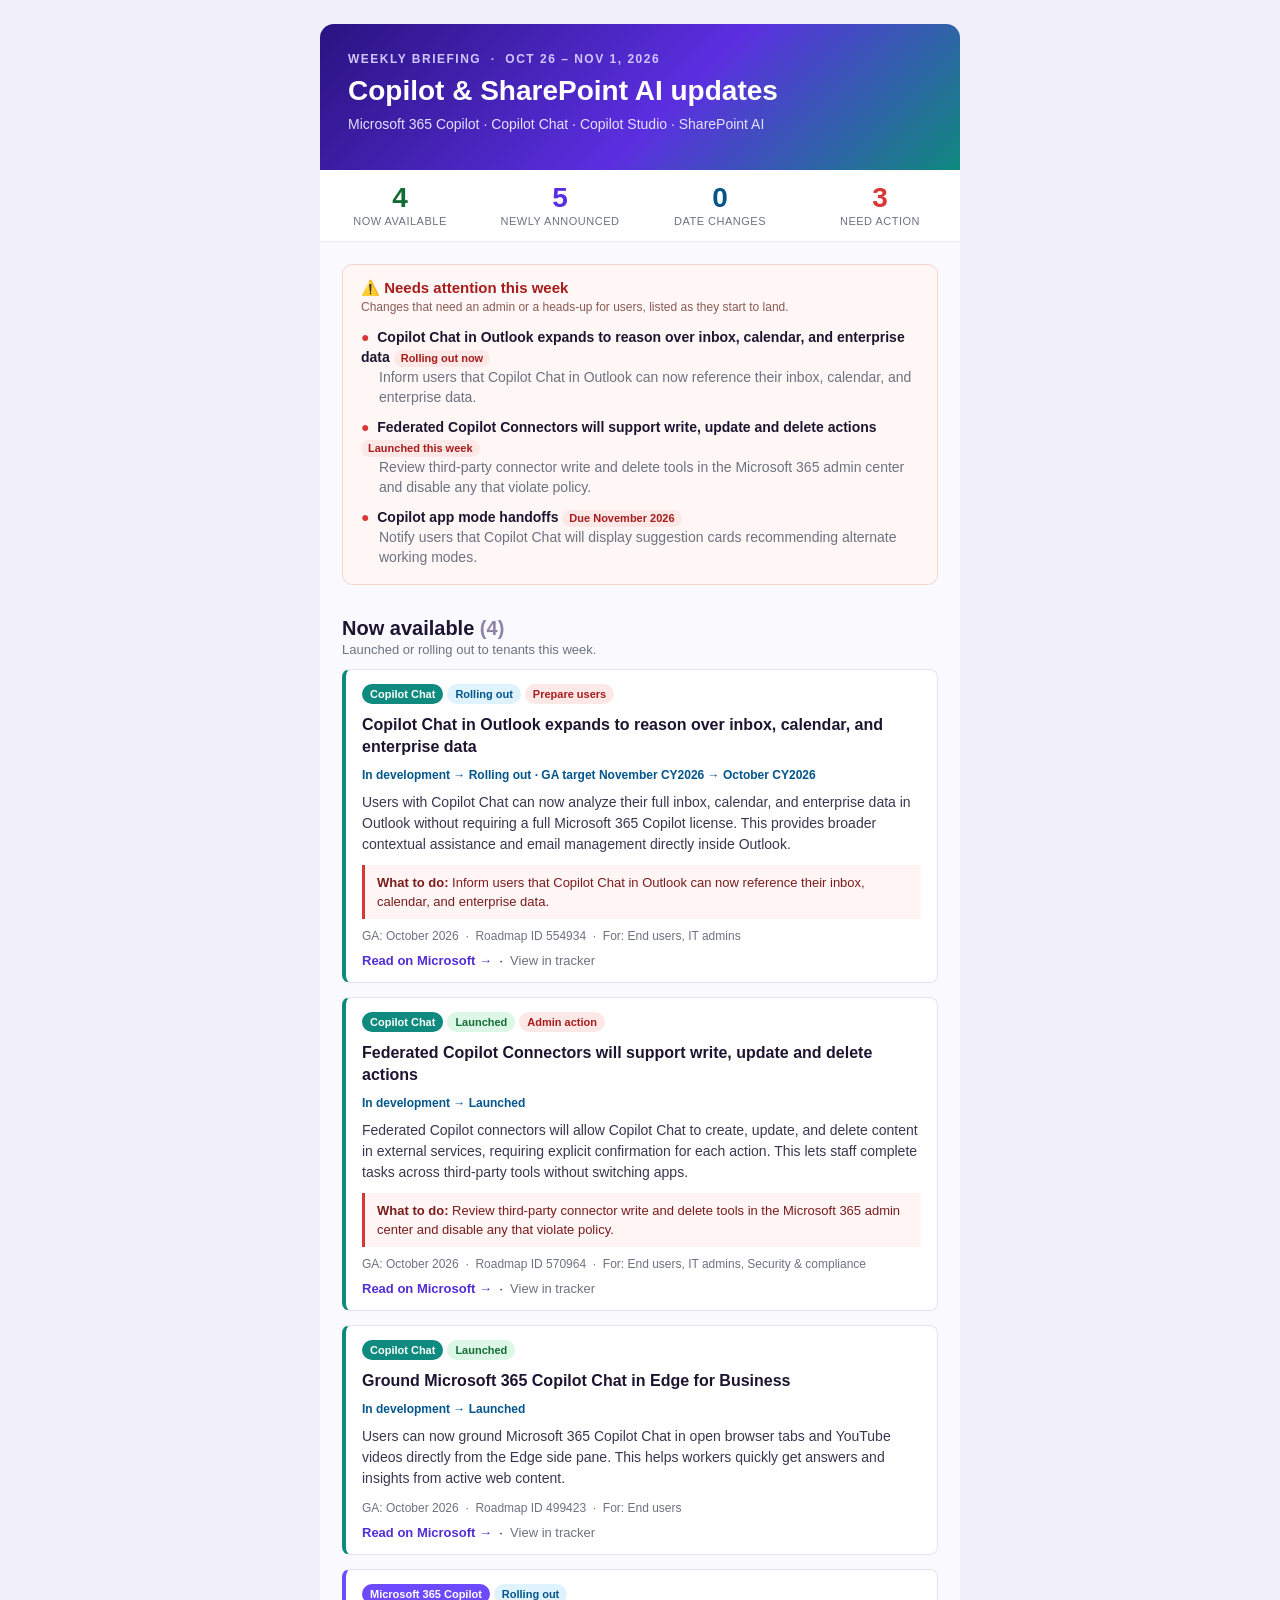
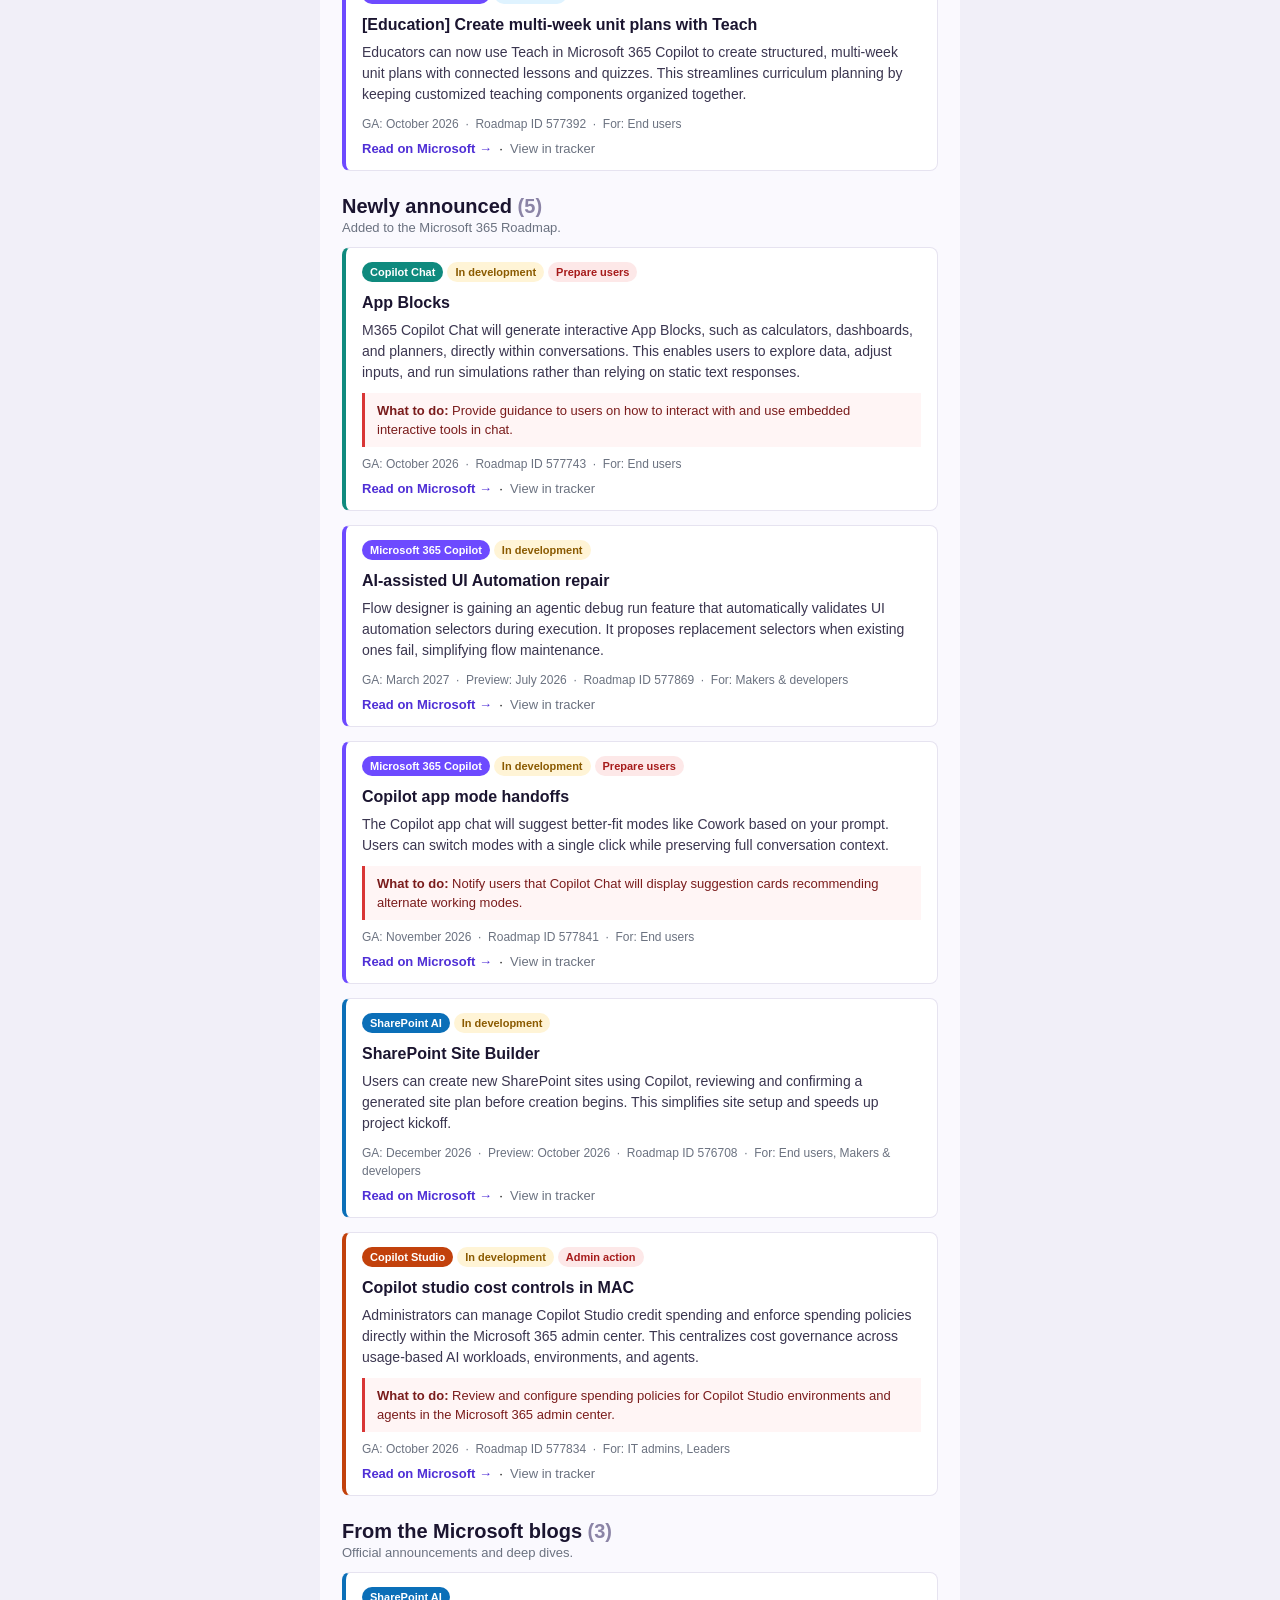
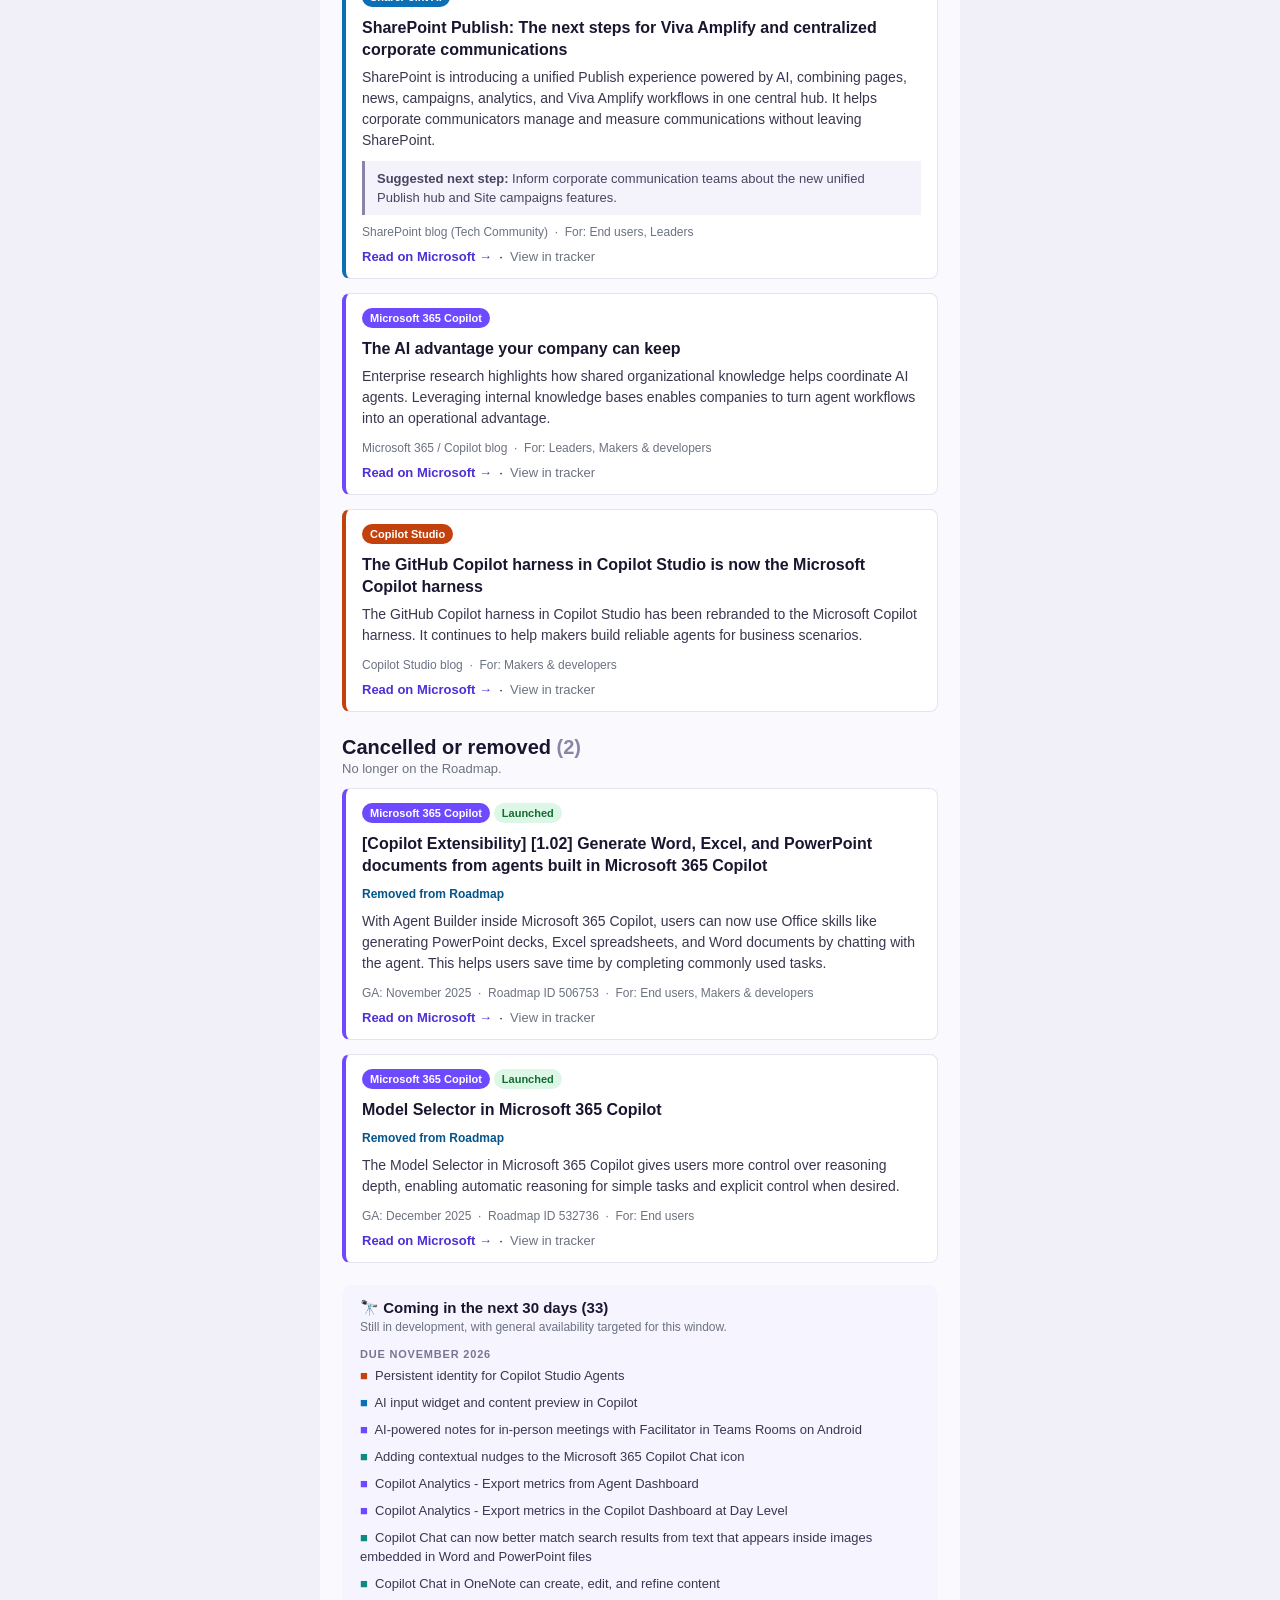
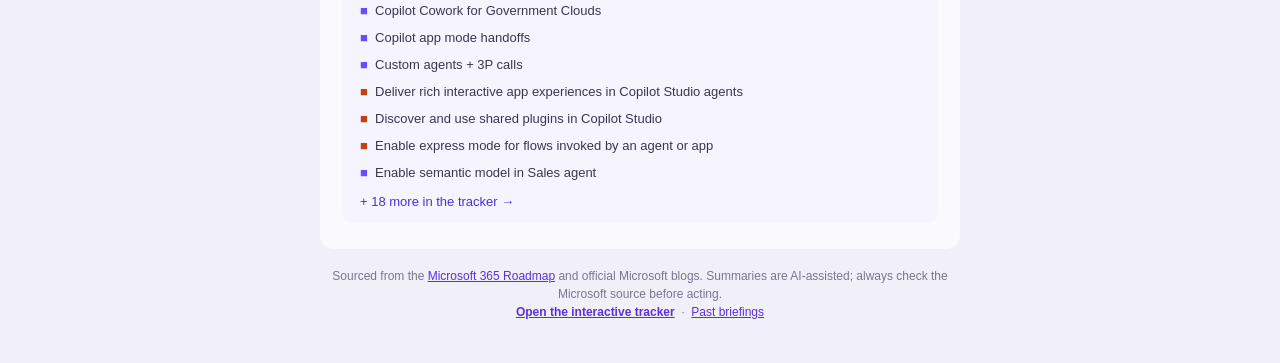
<file: digests/2026-10-26.html>
<!DOCTYPE html>
<html lang="en"><head><meta charset="utf-8"><meta name="viewport" content="width=device-width,initial-scale=1">
<meta name="color-scheme" content="light"><meta name="supported-color-schemes" content="light">
<title>Copilot &amp; SharePoint AI updates — Oct 26 – Nov 1, 2026</title></head>
<body style="margin:0;padding:0;background:#f1eff8;">
<div style="display:none;max-height:0;overflow:hidden;mso-hide:all;">4 now available, 5 newly announced, 3 needing action.</div>
<table role="presentation" width="100%" cellpadding="0" cellspacing="0" border="0" style="background:#f1eff8;">
<tr><td align="center" style="padding:24px 12px;">
<table role="presentation" width="640" cellpadding="0" cellspacing="0" border="0" style="width:100%;max-width:640px;">
 <tr><td bgcolor="#3b1fa8" style="background:#3b1fa8;background-image:linear-gradient(135deg,#2a1380 0%,#5b2fe0 55%,#0f8a7e 100%);border-radius:14px 14px 0 0;padding:28px 28px 24px 28px;">
  <div style="font-family:'Segoe UI',-apple-system,Helvetica,Arial,sans-serif;font-size:12px;letter-spacing:1.5px;text-transform:uppercase;color:#cfc6ff;font-weight:700;">Weekly briefing &nbsp;·&nbsp; Oct 26 – Nov 1, 2026</div>
  <div style="font-family:'Segoe UI',-apple-system,Helvetica,Arial,sans-serif;font-size:28px;line-height:34px;font-weight:800;color:#ffffff;padding-top:8px;">Copilot &amp; SharePoint AI updates</div>
  <div style="font-family:'Segoe UI',-apple-system,Helvetica,Arial,sans-serif;font-size:14px;line-height:20px;color:#e4e0ff;padding-top:6px;">Microsoft 365 Copilot · Copilot Chat · Copilot Studio · SharePoint AI</div>
  <div style="font-family:'Segoe UI',-apple-system,Helvetica,Arial,sans-serif;font-size:12px;padding-top:12px;"></div>
 </td></tr>
 <tr><td style="background:#ffffff;border-bottom:1px solid #ece9f5;">
  <table role="presentation" width="100%" cellpadding="0" cellspacing="0" border="0"><tr>
   <td align="center" width="25%" style="font-family:'Segoe UI',-apple-system,Helvetica,Arial,sans-serif;padding:12px 4px;"><div style="font-size:28px;line-height:32px;font-weight:800;color:#146c34;">4</div><div style="font-size:11px;line-height:15px;color:#6b7280;text-transform:uppercase;letter-spacing:.5px;">Now available</div></td>
   <td align="center" width="25%" style="font-family:'Segoe UI',-apple-system,Helvetica,Arial,sans-serif;padding:12px 4px;"><div style="font-size:28px;line-height:32px;font-weight:800;color:#5b2fe0;">5</div><div style="font-size:11px;line-height:15px;color:#6b7280;text-transform:uppercase;letter-spacing:.5px;">Newly announced</div></td>
   <td align="center" width="25%" style="font-family:'Segoe UI',-apple-system,Helvetica,Arial,sans-serif;padding:12px 4px;"><div style="font-size:28px;line-height:32px;font-weight:800;color:#03558c;">0</div><div style="font-size:11px;line-height:15px;color:#6b7280;text-transform:uppercase;letter-spacing:.5px;">Date changes</div></td>
   <td align="center" width="25%" style="font-family:'Segoe UI',-apple-system,Helvetica,Arial,sans-serif;padding:12px 4px;"><div style="font-size:28px;line-height:32px;font-weight:800;color:#d93636;">3</div><div style="font-size:11px;line-height:15px;color:#6b7280;text-transform:uppercase;letter-spacing:.5px;">Need action</div></td>
  </tr></table>
 </td></tr>
 <tr><td style="background:#faf9fe;padding:22px 22px 8px 22px;border-radius:0 0 14px 14px;">
  <table role="presentation" width="100%" cellpadding="0" cellspacing="0" border="0">
   
<tr><td style="padding:0 0 22px 0;">
 <table role="presentation" width="100%" cellpadding="0" cellspacing="0" border="0" style="background:#fff7f5;border:1px solid #f6d5cf;border-radius:10px;">
  <tr><td style="font-family:'Segoe UI',-apple-system,Helvetica,Arial,sans-serif;padding:14px 18px 0 18px;font-size:15px;font-weight:800;color:#a61b1b;">&#9888;&#65039; Needs attention this week</td></tr>
  <tr><td style="font-family:'Segoe UI',-apple-system,Helvetica,Arial,sans-serif;padding:2px 18px 4px 18px;font-size:12px;line-height:17px;color:#8a5a55;">Changes that need an admin or a heads-up for users, listed as they start to land.</td></tr>
  <tr><td style="padding:2px 18px 12px 18px;"><table role="presentation" width="100%" cellpadding="0" cellspacing="0" border="0"><tr><td style="font-family:'Segoe UI',-apple-system,Helvetica,Arial,sans-serif;padding:5px 0;font-size:14px;line-height:20px;color:#3b3650;"><span style="color:#d93636;">&#9679;</span>&nbsp; <a href="https://www.microsoft.com/microsoft-365/roadmap?featureid=554934" style="color:#1b1530;font-weight:600;text-decoration:none;">Copilot Chat in Outlook expands to reason over inbox, calendar, and enterprise data</a> <span style="display:inline-block;padding:0 7px;border-radius:9px;background:#fde8e8;color:#a61b1b;font-size:11px;font-weight:700;line-height:17px;white-space:nowrap;">Rolling out now</span><br><span style="color:#6b7280;padding-left:18px;display:inline-block;">Inform users that Copilot Chat in Outlook can now reference their inbox, calendar, and enterprise data.</span></td></tr><tr><td style="font-family:'Segoe UI',-apple-system,Helvetica,Arial,sans-serif;padding:5px 0;font-size:14px;line-height:20px;color:#3b3650;"><span style="color:#d93636;">&#9679;</span>&nbsp; <a href="https://www.microsoft.com/microsoft-365/roadmap?featureid=570964" style="color:#1b1530;font-weight:600;text-decoration:none;">Federated Copilot Connectors will support write, update and delete actions</a> <span style="display:inline-block;padding:0 7px;border-radius:9px;background:#fde8e8;color:#a61b1b;font-size:11px;font-weight:700;line-height:17px;white-space:nowrap;">Launched this week</span><br><span style="color:#6b7280;padding-left:18px;display:inline-block;">Review third-party connector write and delete tools in the Microsoft 365 admin center and disable any that violate policy.</span></td></tr><tr><td style="font-family:'Segoe UI',-apple-system,Helvetica,Arial,sans-serif;padding:5px 0;font-size:14px;line-height:20px;color:#3b3650;"><span style="color:#d93636;">&#9679;</span>&nbsp; <a href="https://www.microsoft.com/microsoft-365/roadmap?featureid=577841" style="color:#1b1530;font-weight:600;text-decoration:none;">Copilot app mode handoffs</a> <span style="display:inline-block;padding:0 7px;border-radius:9px;background:#fde8e8;color:#a61b1b;font-size:11px;font-weight:700;line-height:17px;white-space:nowrap;">Due November 2026</span><br><span style="color:#6b7280;padding-left:18px;display:inline-block;">Notify users that Copilot Chat will display suggestion cards recommending alternate working modes.</span></td></tr></table></td></tr>
 </table>
</td></tr>
<tr><td style="font-family:'Segoe UI',-apple-system,Helvetica,Arial,sans-serif;padding:8px 0 10px 0;">
 <div style="font-size:20px;line-height:26px;font-weight:800;color:#1b1530;">Now available <span style="color:#8b84a6;font-weight:600;">(4)</span></div>
 <div style="font-size:13px;line-height:18px;color:#6b7280;">Launched or rolling out to tenants this week.</div>
</td></tr>
<tr><td style="padding:0 0 14px 0;">
 <table role="presentation" width="100%" cellpadding="0" cellspacing="0" border="0" style="border:1px solid #e6e3f0;border-left:4px solid #0f8a7e;border-radius:8px;background:#ffffff;">
  <tr><td style="padding:14px 16px 4px 16px;"><span style="font-family:'Segoe UI',-apple-system,Helvetica,Arial,sans-serif;display:inline-block;padding:2px 8px;border-radius:10px;background:#0f8a7e;color:#ffffff;font-size:11px;font-weight:600;line-height:16px;white-space:nowrap;">Copilot Chat</span> <span style="font-family:'Segoe UI',-apple-system,Helvetica,Arial,sans-serif;display:inline-block;padding:2px 8px;border-radius:10px;background:#dff3ff;color:#03558c;font-size:11px;font-weight:600;line-height:16px;white-space:nowrap;">Rolling out</span> <span style="font-family:'Segoe UI',-apple-system,Helvetica,Arial,sans-serif;display:inline-block;padding:2px 8px;border-radius:10px;background:#fde8e8;color:#a61b1b;font-size:11px;font-weight:600;line-height:16px;white-space:nowrap;">Prepare users</span></td></tr>
  <tr><td style="font-family:'Segoe UI',-apple-system,Helvetica,Arial,sans-serif;padding:6px 16px 0 16px;font-size:16px;line-height:22px;font-weight:700;color:#1b1530;">
   <a href="https://www.microsoft.com/microsoft-365/roadmap?featureid=554934" style="color:#1b1530;text-decoration:none;">Copilot Chat in Outlook expands to reason over inbox, calendar, and enterprise data</a><div style="font-family:'Segoe UI',-apple-system,Helvetica,Arial,sans-serif;font-size:12px;color:#03558c;font-weight:600;padding-top:6px;">In development → Rolling out · GA target November CY2026 → October CY2026</div></td></tr>
  <tr><td style="font-family:'Segoe UI',-apple-system,Helvetica,Arial,sans-serif;padding:6px 16px 10px 16px;font-size:14px;line-height:21px;color:#3b3650;">Users with Copilot Chat can now analyze their full inbox, calendar, and enterprise data in Outlook without requiring a full Microsoft 365 Copilot license. This provides broader contextual assistance and email management directly inside Outlook.</td></tr>
  <tr><td style="padding:0 16px;"><table role="presentation" width="100%" cellpadding="0" cellspacing="0" border="0"><tr><td style="font-family:'Segoe UI',-apple-system,Helvetica,Arial,sans-serif;padding:8px 12px;background:#fff5f5;border-left:3px solid #d93636;font-size:13px;color:#7a1c1c;line-height:19px;"><b>What to do:</b> Inform users that Copilot Chat in Outlook can now reference their inbox, calendar, and enterprise data.</td></tr><tr><td style="height:8px;line-height:8px;font-size:0;">&nbsp;</td></tr></table></td></tr>
  <tr><td style="font-family:'Segoe UI',-apple-system,Helvetica,Arial,sans-serif;padding:0 16px 6px 16px;font-size:12px;line-height:18px;color:#6b7280;">GA: October 2026 &nbsp;·&nbsp; Roadmap ID 554934 &nbsp;·&nbsp; For: End users, IT admins</td></tr>
  <tr><td style="font-family:'Segoe UI',-apple-system,Helvetica,Arial,sans-serif;padding:2px 16px 14px 16px;font-size:13px;"><a href="https://www.microsoft.com/microsoft-365/roadmap?featureid=554934" style="color:#4f2fd6;font-weight:600;text-decoration:none;">Read on Microsoft &rarr;</a> &nbsp;·&nbsp; <a href="https://jayasekhon.github.io/Microsoft-Updates-Tracker/#item=rm-554934" style="color:#6b7280;text-decoration:none;">View in tracker</a></td></tr>
 </table>
</td></tr>
<tr><td style="padding:0 0 14px 0;">
 <table role="presentation" width="100%" cellpadding="0" cellspacing="0" border="0" style="border:1px solid #e6e3f0;border-left:4px solid #0f8a7e;border-radius:8px;background:#ffffff;">
  <tr><td style="padding:14px 16px 4px 16px;"><span style="font-family:'Segoe UI',-apple-system,Helvetica,Arial,sans-serif;display:inline-block;padding:2px 8px;border-radius:10px;background:#0f8a7e;color:#ffffff;font-size:11px;font-weight:600;line-height:16px;white-space:nowrap;">Copilot Chat</span> <span style="font-family:'Segoe UI',-apple-system,Helvetica,Arial,sans-serif;display:inline-block;padding:2px 8px;border-radius:10px;background:#ddf7e6;color:#146c34;font-size:11px;font-weight:600;line-height:16px;white-space:nowrap;">Launched</span> <span style="font-family:'Segoe UI',-apple-system,Helvetica,Arial,sans-serif;display:inline-block;padding:2px 8px;border-radius:10px;background:#fde8e8;color:#a61b1b;font-size:11px;font-weight:600;line-height:16px;white-space:nowrap;">Admin action</span></td></tr>
  <tr><td style="font-family:'Segoe UI',-apple-system,Helvetica,Arial,sans-serif;padding:6px 16px 0 16px;font-size:16px;line-height:22px;font-weight:700;color:#1b1530;">
   <a href="https://www.microsoft.com/microsoft-365/roadmap?featureid=570964" style="color:#1b1530;text-decoration:none;">Federated Copilot Connectors will support write, update and delete actions</a><div style="font-family:'Segoe UI',-apple-system,Helvetica,Arial,sans-serif;font-size:12px;color:#03558c;font-weight:600;padding-top:6px;">In development → Launched</div></td></tr>
  <tr><td style="font-family:'Segoe UI',-apple-system,Helvetica,Arial,sans-serif;padding:6px 16px 10px 16px;font-size:14px;line-height:21px;color:#3b3650;">Federated Copilot connectors will allow Copilot Chat to create, update, and delete content in external services, requiring explicit confirmation for each action. This lets staff complete tasks across third-party tools without switching apps.</td></tr>
  <tr><td style="padding:0 16px;"><table role="presentation" width="100%" cellpadding="0" cellspacing="0" border="0"><tr><td style="font-family:'Segoe UI',-apple-system,Helvetica,Arial,sans-serif;padding:8px 12px;background:#fff5f5;border-left:3px solid #d93636;font-size:13px;color:#7a1c1c;line-height:19px;"><b>What to do:</b> Review third-party connector write and delete tools in the Microsoft 365 admin center and disable any that violate policy.</td></tr><tr><td style="height:8px;line-height:8px;font-size:0;">&nbsp;</td></tr></table></td></tr>
  <tr><td style="font-family:'Segoe UI',-apple-system,Helvetica,Arial,sans-serif;padding:0 16px 6px 16px;font-size:12px;line-height:18px;color:#6b7280;">GA: October 2026 &nbsp;·&nbsp; Roadmap ID 570964 &nbsp;·&nbsp; For: End users, IT admins, Security &amp; compliance</td></tr>
  <tr><td style="font-family:'Segoe UI',-apple-system,Helvetica,Arial,sans-serif;padding:2px 16px 14px 16px;font-size:13px;"><a href="https://www.microsoft.com/microsoft-365/roadmap?featureid=570964" style="color:#4f2fd6;font-weight:600;text-decoration:none;">Read on Microsoft &rarr;</a> &nbsp;·&nbsp; <a href="https://jayasekhon.github.io/Microsoft-Updates-Tracker/#item=rm-570964" style="color:#6b7280;text-decoration:none;">View in tracker</a></td></tr>
 </table>
</td></tr>
<tr><td style="padding:0 0 14px 0;">
 <table role="presentation" width="100%" cellpadding="0" cellspacing="0" border="0" style="border:1px solid #e6e3f0;border-left:4px solid #0f8a7e;border-radius:8px;background:#ffffff;">
  <tr><td style="padding:14px 16px 4px 16px;"><span style="font-family:'Segoe UI',-apple-system,Helvetica,Arial,sans-serif;display:inline-block;padding:2px 8px;border-radius:10px;background:#0f8a7e;color:#ffffff;font-size:11px;font-weight:600;line-height:16px;white-space:nowrap;">Copilot Chat</span> <span style="font-family:'Segoe UI',-apple-system,Helvetica,Arial,sans-serif;display:inline-block;padding:2px 8px;border-radius:10px;background:#ddf7e6;color:#146c34;font-size:11px;font-weight:600;line-height:16px;white-space:nowrap;">Launched</span></td></tr>
  <tr><td style="font-family:'Segoe UI',-apple-system,Helvetica,Arial,sans-serif;padding:6px 16px 0 16px;font-size:16px;line-height:22px;font-weight:700;color:#1b1530;">
   <a href="https://www.microsoft.com/microsoft-365/roadmap?featureid=499423" style="color:#1b1530;text-decoration:none;">Ground Microsoft 365 Copilot Chat in Edge for Business</a><div style="font-family:'Segoe UI',-apple-system,Helvetica,Arial,sans-serif;font-size:12px;color:#03558c;font-weight:600;padding-top:6px;">In development → Launched</div></td></tr>
  <tr><td style="font-family:'Segoe UI',-apple-system,Helvetica,Arial,sans-serif;padding:6px 16px 10px 16px;font-size:14px;line-height:21px;color:#3b3650;">Users can now ground Microsoft 365 Copilot Chat in open browser tabs and YouTube videos directly from the Edge side pane. This helps workers quickly get answers and insights from active web content.</td></tr>
  
  <tr><td style="font-family:'Segoe UI',-apple-system,Helvetica,Arial,sans-serif;padding:0 16px 6px 16px;font-size:12px;line-height:18px;color:#6b7280;">GA: October 2026 &nbsp;·&nbsp; Roadmap ID 499423 &nbsp;·&nbsp; For: End users</td></tr>
  <tr><td style="font-family:'Segoe UI',-apple-system,Helvetica,Arial,sans-serif;padding:2px 16px 14px 16px;font-size:13px;"><a href="https://www.microsoft.com/microsoft-365/roadmap?featureid=499423" style="color:#4f2fd6;font-weight:600;text-decoration:none;">Read on Microsoft &rarr;</a> &nbsp;·&nbsp; <a href="https://jayasekhon.github.io/Microsoft-Updates-Tracker/#item=rm-499423" style="color:#6b7280;text-decoration:none;">View in tracker</a></td></tr>
 </table>
</td></tr>
<tr><td style="padding:0 0 14px 0;">
 <table role="presentation" width="100%" cellpadding="0" cellspacing="0" border="0" style="border:1px solid #e6e3f0;border-left:4px solid #6d4aff;border-radius:8px;background:#ffffff;">
  <tr><td style="padding:14px 16px 4px 16px;"><span style="font-family:'Segoe UI',-apple-system,Helvetica,Arial,sans-serif;display:inline-block;padding:2px 8px;border-radius:10px;background:#6d4aff;color:#ffffff;font-size:11px;font-weight:600;line-height:16px;white-space:nowrap;">Microsoft 365 Copilot</span> <span style="font-family:'Segoe UI',-apple-system,Helvetica,Arial,sans-serif;display:inline-block;padding:2px 8px;border-radius:10px;background:#dff3ff;color:#03558c;font-size:11px;font-weight:600;line-height:16px;white-space:nowrap;">Rolling out</span></td></tr>
  <tr><td style="font-family:'Segoe UI',-apple-system,Helvetica,Arial,sans-serif;padding:6px 16px 0 16px;font-size:16px;line-height:22px;font-weight:700;color:#1b1530;">
   <a href="https://www.microsoft.com/microsoft-365/roadmap?featureid=577392" style="color:#1b1530;text-decoration:none;">[Education] Create multi-week unit plans with Teach</a></td></tr>
  <tr><td style="font-family:'Segoe UI',-apple-system,Helvetica,Arial,sans-serif;padding:6px 16px 10px 16px;font-size:14px;line-height:21px;color:#3b3650;">Educators can now use Teach in Microsoft 365 Copilot to create structured, multi-week unit plans with connected lessons and quizzes. This streamlines curriculum planning by keeping customized teaching components organized together.</td></tr>
  
  <tr><td style="font-family:'Segoe UI',-apple-system,Helvetica,Arial,sans-serif;padding:0 16px 6px 16px;font-size:12px;line-height:18px;color:#6b7280;">GA: October 2026 &nbsp;·&nbsp; Roadmap ID 577392 &nbsp;·&nbsp; For: End users</td></tr>
  <tr><td style="font-family:'Segoe UI',-apple-system,Helvetica,Arial,sans-serif;padding:2px 16px 14px 16px;font-size:13px;"><a href="https://www.microsoft.com/microsoft-365/roadmap?featureid=577392" style="color:#4f2fd6;font-weight:600;text-decoration:none;">Read on Microsoft &rarr;</a> &nbsp;·&nbsp; <a href="https://jayasekhon.github.io/Microsoft-Updates-Tracker/#item=rm-577392" style="color:#6b7280;text-decoration:none;">View in tracker</a></td></tr>
 </table>
</td></tr>
<tr><td style="font-family:'Segoe UI',-apple-system,Helvetica,Arial,sans-serif;padding:8px 0 10px 0;">
 <div style="font-size:20px;line-height:26px;font-weight:800;color:#1b1530;">Newly announced <span style="color:#8b84a6;font-weight:600;">(5)</span></div>
 <div style="font-size:13px;line-height:18px;color:#6b7280;">Added to the Microsoft 365 Roadmap.</div>
</td></tr>
<tr><td style="padding:0 0 14px 0;">
 <table role="presentation" width="100%" cellpadding="0" cellspacing="0" border="0" style="border:1px solid #e6e3f0;border-left:4px solid #0f8a7e;border-radius:8px;background:#ffffff;">
  <tr><td style="padding:14px 16px 4px 16px;"><span style="font-family:'Segoe UI',-apple-system,Helvetica,Arial,sans-serif;display:inline-block;padding:2px 8px;border-radius:10px;background:#0f8a7e;color:#ffffff;font-size:11px;font-weight:600;line-height:16px;white-space:nowrap;">Copilot Chat</span> <span style="font-family:'Segoe UI',-apple-system,Helvetica,Arial,sans-serif;display:inline-block;padding:2px 8px;border-radius:10px;background:#fff4d6;color:#8a5a00;font-size:11px;font-weight:600;line-height:16px;white-space:nowrap;">In development</span> <span style="font-family:'Segoe UI',-apple-system,Helvetica,Arial,sans-serif;display:inline-block;padding:2px 8px;border-radius:10px;background:#fde8e8;color:#a61b1b;font-size:11px;font-weight:600;line-height:16px;white-space:nowrap;">Prepare users</span></td></tr>
  <tr><td style="font-family:'Segoe UI',-apple-system,Helvetica,Arial,sans-serif;padding:6px 16px 0 16px;font-size:16px;line-height:22px;font-weight:700;color:#1b1530;">
   <a href="https://www.microsoft.com/microsoft-365/roadmap?featureid=577743" style="color:#1b1530;text-decoration:none;">App Blocks</a></td></tr>
  <tr><td style="font-family:'Segoe UI',-apple-system,Helvetica,Arial,sans-serif;padding:6px 16px 10px 16px;font-size:14px;line-height:21px;color:#3b3650;">M365 Copilot Chat will generate interactive App Blocks, such as calculators, dashboards, and planners, directly within conversations. This enables users to explore data, adjust inputs, and run simulations rather than relying on static text responses.</td></tr>
  <tr><td style="padding:0 16px;"><table role="presentation" width="100%" cellpadding="0" cellspacing="0" border="0"><tr><td style="font-family:'Segoe UI',-apple-system,Helvetica,Arial,sans-serif;padding:8px 12px;background:#fff5f5;border-left:3px solid #d93636;font-size:13px;color:#7a1c1c;line-height:19px;"><b>What to do:</b> Provide guidance to users on how to interact with and use embedded interactive tools in chat.</td></tr><tr><td style="height:8px;line-height:8px;font-size:0;">&nbsp;</td></tr></table></td></tr>
  <tr><td style="font-family:'Segoe UI',-apple-system,Helvetica,Arial,sans-serif;padding:0 16px 6px 16px;font-size:12px;line-height:18px;color:#6b7280;">GA: October 2026 &nbsp;·&nbsp; Roadmap ID 577743 &nbsp;·&nbsp; For: End users</td></tr>
  <tr><td style="font-family:'Segoe UI',-apple-system,Helvetica,Arial,sans-serif;padding:2px 16px 14px 16px;font-size:13px;"><a href="https://www.microsoft.com/microsoft-365/roadmap?featureid=577743" style="color:#4f2fd6;font-weight:600;text-decoration:none;">Read on Microsoft &rarr;</a> &nbsp;·&nbsp; <a href="https://jayasekhon.github.io/Microsoft-Updates-Tracker/#item=rm-577743" style="color:#6b7280;text-decoration:none;">View in tracker</a></td></tr>
 </table>
</td></tr>
<tr><td style="padding:0 0 14px 0;">
 <table role="presentation" width="100%" cellpadding="0" cellspacing="0" border="0" style="border:1px solid #e6e3f0;border-left:4px solid #6d4aff;border-radius:8px;background:#ffffff;">
  <tr><td style="padding:14px 16px 4px 16px;"><span style="font-family:'Segoe UI',-apple-system,Helvetica,Arial,sans-serif;display:inline-block;padding:2px 8px;border-radius:10px;background:#6d4aff;color:#ffffff;font-size:11px;font-weight:600;line-height:16px;white-space:nowrap;">Microsoft 365 Copilot</span> <span style="font-family:'Segoe UI',-apple-system,Helvetica,Arial,sans-serif;display:inline-block;padding:2px 8px;border-radius:10px;background:#fff4d6;color:#8a5a00;font-size:11px;font-weight:600;line-height:16px;white-space:nowrap;">In development</span></td></tr>
  <tr><td style="font-family:'Segoe UI',-apple-system,Helvetica,Arial,sans-serif;padding:6px 16px 0 16px;font-size:16px;line-height:22px;font-weight:700;color:#1b1530;">
   <a href="https://www.microsoft.com/microsoft-365/roadmap?featureid=577869" style="color:#1b1530;text-decoration:none;">AI-assisted UI Automation repair</a></td></tr>
  <tr><td style="font-family:'Segoe UI',-apple-system,Helvetica,Arial,sans-serif;padding:6px 16px 10px 16px;font-size:14px;line-height:21px;color:#3b3650;">Flow designer is gaining an agentic debug run feature that automatically validates UI automation selectors during execution. It proposes replacement selectors when existing ones fail, simplifying flow maintenance.</td></tr>
  
  <tr><td style="font-family:'Segoe UI',-apple-system,Helvetica,Arial,sans-serif;padding:0 16px 6px 16px;font-size:12px;line-height:18px;color:#6b7280;">GA: March 2027 &nbsp;·&nbsp; Preview: July 2026 &nbsp;·&nbsp; Roadmap ID 577869 &nbsp;·&nbsp; For: Makers &amp; developers</td></tr>
  <tr><td style="font-family:'Segoe UI',-apple-system,Helvetica,Arial,sans-serif;padding:2px 16px 14px 16px;font-size:13px;"><a href="https://www.microsoft.com/microsoft-365/roadmap?featureid=577869" style="color:#4f2fd6;font-weight:600;text-decoration:none;">Read on Microsoft &rarr;</a> &nbsp;·&nbsp; <a href="https://jayasekhon.github.io/Microsoft-Updates-Tracker/#item=rm-577869" style="color:#6b7280;text-decoration:none;">View in tracker</a></td></tr>
 </table>
</td></tr>
<tr><td style="padding:0 0 14px 0;">
 <table role="presentation" width="100%" cellpadding="0" cellspacing="0" border="0" style="border:1px solid #e6e3f0;border-left:4px solid #6d4aff;border-radius:8px;background:#ffffff;">
  <tr><td style="padding:14px 16px 4px 16px;"><span style="font-family:'Segoe UI',-apple-system,Helvetica,Arial,sans-serif;display:inline-block;padding:2px 8px;border-radius:10px;background:#6d4aff;color:#ffffff;font-size:11px;font-weight:600;line-height:16px;white-space:nowrap;">Microsoft 365 Copilot</span> <span style="font-family:'Segoe UI',-apple-system,Helvetica,Arial,sans-serif;display:inline-block;padding:2px 8px;border-radius:10px;background:#fff4d6;color:#8a5a00;font-size:11px;font-weight:600;line-height:16px;white-space:nowrap;">In development</span> <span style="font-family:'Segoe UI',-apple-system,Helvetica,Arial,sans-serif;display:inline-block;padding:2px 8px;border-radius:10px;background:#fde8e8;color:#a61b1b;font-size:11px;font-weight:600;line-height:16px;white-space:nowrap;">Prepare users</span></td></tr>
  <tr><td style="font-family:'Segoe UI',-apple-system,Helvetica,Arial,sans-serif;padding:6px 16px 0 16px;font-size:16px;line-height:22px;font-weight:700;color:#1b1530;">
   <a href="https://www.microsoft.com/microsoft-365/roadmap?featureid=577841" style="color:#1b1530;text-decoration:none;">Copilot app mode handoffs</a></td></tr>
  <tr><td style="font-family:'Segoe UI',-apple-system,Helvetica,Arial,sans-serif;padding:6px 16px 10px 16px;font-size:14px;line-height:21px;color:#3b3650;">The Copilot app chat will suggest better-fit modes like Cowork based on your prompt. Users can switch modes with a single click while preserving full conversation context.</td></tr>
  <tr><td style="padding:0 16px;"><table role="presentation" width="100%" cellpadding="0" cellspacing="0" border="0"><tr><td style="font-family:'Segoe UI',-apple-system,Helvetica,Arial,sans-serif;padding:8px 12px;background:#fff5f5;border-left:3px solid #d93636;font-size:13px;color:#7a1c1c;line-height:19px;"><b>What to do:</b> Notify users that Copilot Chat will display suggestion cards recommending alternate working modes.</td></tr><tr><td style="height:8px;line-height:8px;font-size:0;">&nbsp;</td></tr></table></td></tr>
  <tr><td style="font-family:'Segoe UI',-apple-system,Helvetica,Arial,sans-serif;padding:0 16px 6px 16px;font-size:12px;line-height:18px;color:#6b7280;">GA: November 2026 &nbsp;·&nbsp; Roadmap ID 577841 &nbsp;·&nbsp; For: End users</td></tr>
  <tr><td style="font-family:'Segoe UI',-apple-system,Helvetica,Arial,sans-serif;padding:2px 16px 14px 16px;font-size:13px;"><a href="https://www.microsoft.com/microsoft-365/roadmap?featureid=577841" style="color:#4f2fd6;font-weight:600;text-decoration:none;">Read on Microsoft &rarr;</a> &nbsp;·&nbsp; <a href="https://jayasekhon.github.io/Microsoft-Updates-Tracker/#item=rm-577841" style="color:#6b7280;text-decoration:none;">View in tracker</a></td></tr>
 </table>
</td></tr>
<tr><td style="padding:0 0 14px 0;">
 <table role="presentation" width="100%" cellpadding="0" cellspacing="0" border="0" style="border:1px solid #e6e3f0;border-left:4px solid #0b6fb8;border-radius:8px;background:#ffffff;">
  <tr><td style="padding:14px 16px 4px 16px;"><span style="font-family:'Segoe UI',-apple-system,Helvetica,Arial,sans-serif;display:inline-block;padding:2px 8px;border-radius:10px;background:#0b6fb8;color:#ffffff;font-size:11px;font-weight:600;line-height:16px;white-space:nowrap;">SharePoint AI</span> <span style="font-family:'Segoe UI',-apple-system,Helvetica,Arial,sans-serif;display:inline-block;padding:2px 8px;border-radius:10px;background:#fff4d6;color:#8a5a00;font-size:11px;font-weight:600;line-height:16px;white-space:nowrap;">In development</span></td></tr>
  <tr><td style="font-family:'Segoe UI',-apple-system,Helvetica,Arial,sans-serif;padding:6px 16px 0 16px;font-size:16px;line-height:22px;font-weight:700;color:#1b1530;">
   <a href="https://www.microsoft.com/microsoft-365/roadmap?featureid=576708" style="color:#1b1530;text-decoration:none;">SharePoint Site Builder</a></td></tr>
  <tr><td style="font-family:'Segoe UI',-apple-system,Helvetica,Arial,sans-serif;padding:6px 16px 10px 16px;font-size:14px;line-height:21px;color:#3b3650;">Users can create new SharePoint sites using Copilot, reviewing and confirming a generated site plan before creation begins. This simplifies site setup and speeds up project kickoff.</td></tr>
  
  <tr><td style="font-family:'Segoe UI',-apple-system,Helvetica,Arial,sans-serif;padding:0 16px 6px 16px;font-size:12px;line-height:18px;color:#6b7280;">GA: December 2026 &nbsp;·&nbsp; Preview: October 2026 &nbsp;·&nbsp; Roadmap ID 576708 &nbsp;·&nbsp; For: End users, Makers &amp; developers</td></tr>
  <tr><td style="font-family:'Segoe UI',-apple-system,Helvetica,Arial,sans-serif;padding:2px 16px 14px 16px;font-size:13px;"><a href="https://www.microsoft.com/microsoft-365/roadmap?featureid=576708" style="color:#4f2fd6;font-weight:600;text-decoration:none;">Read on Microsoft &rarr;</a> &nbsp;·&nbsp; <a href="https://jayasekhon.github.io/Microsoft-Updates-Tracker/#item=rm-576708" style="color:#6b7280;text-decoration:none;">View in tracker</a></td></tr>
 </table>
</td></tr>
<tr><td style="padding:0 0 14px 0;">
 <table role="presentation" width="100%" cellpadding="0" cellspacing="0" border="0" style="border:1px solid #e6e3f0;border-left:4px solid #c2410c;border-radius:8px;background:#ffffff;">
  <tr><td style="padding:14px 16px 4px 16px;"><span style="font-family:'Segoe UI',-apple-system,Helvetica,Arial,sans-serif;display:inline-block;padding:2px 8px;border-radius:10px;background:#c2410c;color:#ffffff;font-size:11px;font-weight:600;line-height:16px;white-space:nowrap;">Copilot Studio</span> <span style="font-family:'Segoe UI',-apple-system,Helvetica,Arial,sans-serif;display:inline-block;padding:2px 8px;border-radius:10px;background:#fff4d6;color:#8a5a00;font-size:11px;font-weight:600;line-height:16px;white-space:nowrap;">In development</span> <span style="font-family:'Segoe UI',-apple-system,Helvetica,Arial,sans-serif;display:inline-block;padding:2px 8px;border-radius:10px;background:#fde8e8;color:#a61b1b;font-size:11px;font-weight:600;line-height:16px;white-space:nowrap;">Admin action</span></td></tr>
  <tr><td style="font-family:'Segoe UI',-apple-system,Helvetica,Arial,sans-serif;padding:6px 16px 0 16px;font-size:16px;line-height:22px;font-weight:700;color:#1b1530;">
   <a href="https://www.microsoft.com/microsoft-365/roadmap?featureid=577834" style="color:#1b1530;text-decoration:none;">Copilot studio cost controls in MAC</a></td></tr>
  <tr><td style="font-family:'Segoe UI',-apple-system,Helvetica,Arial,sans-serif;padding:6px 16px 10px 16px;font-size:14px;line-height:21px;color:#3b3650;">Administrators can manage Copilot Studio credit spending and enforce spending policies directly within the Microsoft 365 admin center. This centralizes cost governance across usage-based AI workloads, environments, and agents.</td></tr>
  <tr><td style="padding:0 16px;"><table role="presentation" width="100%" cellpadding="0" cellspacing="0" border="0"><tr><td style="font-family:'Segoe UI',-apple-system,Helvetica,Arial,sans-serif;padding:8px 12px;background:#fff5f5;border-left:3px solid #d93636;font-size:13px;color:#7a1c1c;line-height:19px;"><b>What to do:</b> Review and configure spending policies for Copilot Studio environments and agents in the Microsoft 365 admin center.</td></tr><tr><td style="height:8px;line-height:8px;font-size:0;">&nbsp;</td></tr></table></td></tr>
  <tr><td style="font-family:'Segoe UI',-apple-system,Helvetica,Arial,sans-serif;padding:0 16px 6px 16px;font-size:12px;line-height:18px;color:#6b7280;">GA: October 2026 &nbsp;·&nbsp; Roadmap ID 577834 &nbsp;·&nbsp; For: IT admins, Leaders</td></tr>
  <tr><td style="font-family:'Segoe UI',-apple-system,Helvetica,Arial,sans-serif;padding:2px 16px 14px 16px;font-size:13px;"><a href="https://www.microsoft.com/microsoft-365/roadmap?featureid=577834" style="color:#4f2fd6;font-weight:600;text-decoration:none;">Read on Microsoft &rarr;</a> &nbsp;·&nbsp; <a href="https://jayasekhon.github.io/Microsoft-Updates-Tracker/#item=rm-577834" style="color:#6b7280;text-decoration:none;">View in tracker</a></td></tr>
 </table>
</td></tr>
<tr><td style="font-family:'Segoe UI',-apple-system,Helvetica,Arial,sans-serif;padding:8px 0 10px 0;">
 <div style="font-size:20px;line-height:26px;font-weight:800;color:#1b1530;">From the Microsoft blogs <span style="color:#8b84a6;font-weight:600;">(3)</span></div>
 <div style="font-size:13px;line-height:18px;color:#6b7280;">Official announcements and deep dives.</div>
</td></tr>
<tr><td style="padding:0 0 14px 0;">
 <table role="presentation" width="100%" cellpadding="0" cellspacing="0" border="0" style="border:1px solid #e6e3f0;border-left:4px solid #0b6fb8;border-radius:8px;background:#ffffff;">
  <tr><td style="padding:14px 16px 4px 16px;"><span style="font-family:'Segoe UI',-apple-system,Helvetica,Arial,sans-serif;display:inline-block;padding:2px 8px;border-radius:10px;background:#0b6fb8;color:#ffffff;font-size:11px;font-weight:600;line-height:16px;white-space:nowrap;">SharePoint AI</span></td></tr>
  <tr><td style="font-family:'Segoe UI',-apple-system,Helvetica,Arial,sans-serif;padding:6px 16px 0 16px;font-size:16px;line-height:22px;font-weight:700;color:#1b1530;">
   <a href="https://techcommunity.microsoft.com/t5/microsoft-sharepoint-blog/sharepoint-publish-the-next-steps-for-viva-amplify-and/ba-p/4564204" style="color:#1b1530;text-decoration:none;">SharePoint Publish: The next steps for Viva Amplify and centralized corporate communications</a></td></tr>
  <tr><td style="font-family:'Segoe UI',-apple-system,Helvetica,Arial,sans-serif;padding:6px 16px 10px 16px;font-size:14px;line-height:21px;color:#3b3650;">SharePoint is introducing a unified Publish experience powered by AI, combining pages, news, campaigns, analytics, and Viva Amplify workflows in one central hub. It helps corporate communicators manage and measure communications without leaving SharePoint.</td></tr>
  <tr><td style="padding:0 16px;"><table role="presentation" width="100%" cellpadding="0" cellspacing="0" border="0"><tr><td style="font-family:'Segoe UI',-apple-system,Helvetica,Arial,sans-serif;padding:8px 12px;background:#f4f2fa;border-left:3px solid #8b84a6;font-size:13px;color:#4a4462;line-height:19px;"><b>Suggested next step:</b> Inform corporate communication teams about the new unified Publish hub and Site campaigns features.</td></tr><tr><td style="height:8px;line-height:8px;font-size:0;">&nbsp;</td></tr></table></td></tr>
  <tr><td style="font-family:'Segoe UI',-apple-system,Helvetica,Arial,sans-serif;padding:0 16px 6px 16px;font-size:12px;line-height:18px;color:#6b7280;">SharePoint blog (Tech Community) &nbsp;·&nbsp; For: End users, Leaders</td></tr>
  <tr><td style="font-family:'Segoe UI',-apple-system,Helvetica,Arial,sans-serif;padding:2px 16px 14px 16px;font-size:13px;"><a href="https://techcommunity.microsoft.com/t5/microsoft-sharepoint-blog/sharepoint-publish-the-next-steps-for-viva-amplify-and/ba-p/4564204" style="color:#4f2fd6;font-weight:600;text-decoration:none;">Read on Microsoft &rarr;</a> &nbsp;·&nbsp; <a href="https://jayasekhon.github.io/Microsoft-Updates-Tracker/#item=post-4eae81567e5c" style="color:#6b7280;text-decoration:none;">View in tracker</a></td></tr>
 </table>
</td></tr>
<tr><td style="padding:0 0 14px 0;">
 <table role="presentation" width="100%" cellpadding="0" cellspacing="0" border="0" style="border:1px solid #e6e3f0;border-left:4px solid #6d4aff;border-radius:8px;background:#ffffff;">
  <tr><td style="padding:14px 16px 4px 16px;"><span style="font-family:'Segoe UI',-apple-system,Helvetica,Arial,sans-serif;display:inline-block;padding:2px 8px;border-radius:10px;background:#6d4aff;color:#ffffff;font-size:11px;font-weight:600;line-height:16px;white-space:nowrap;">Microsoft 365 Copilot</span></td></tr>
  <tr><td style="font-family:'Segoe UI',-apple-system,Helvetica,Arial,sans-serif;padding:6px 16px 0 16px;font-size:16px;line-height:22px;font-weight:700;color:#1b1530;">
   <a href="https://www.microsoft.com/en-us/copilot/blog/2026/10/27/the-ai-advantage-your-company-can-keep/" style="color:#1b1530;text-decoration:none;">The AI advantage your company can keep</a></td></tr>
  <tr><td style="font-family:'Segoe UI',-apple-system,Helvetica,Arial,sans-serif;padding:6px 16px 10px 16px;font-size:14px;line-height:21px;color:#3b3650;">Enterprise research highlights how shared organizational knowledge helps coordinate AI agents. Leveraging internal knowledge bases enables companies to turn agent workflows into an operational advantage.</td></tr>
  
  <tr><td style="font-family:'Segoe UI',-apple-system,Helvetica,Arial,sans-serif;padding:0 16px 6px 16px;font-size:12px;line-height:18px;color:#6b7280;">Microsoft 365 / Copilot blog &nbsp;·&nbsp; For: Leaders, Makers &amp; developers</td></tr>
  <tr><td style="font-family:'Segoe UI',-apple-system,Helvetica,Arial,sans-serif;padding:2px 16px 14px 16px;font-size:13px;"><a href="https://www.microsoft.com/en-us/copilot/blog/2026/10/27/the-ai-advantage-your-company-can-keep/" style="color:#4f2fd6;font-weight:600;text-decoration:none;">Read on Microsoft &rarr;</a> &nbsp;·&nbsp; <a href="https://jayasekhon.github.io/Microsoft-Updates-Tracker/#item=post-fe3141148cc5" style="color:#6b7280;text-decoration:none;">View in tracker</a></td></tr>
 </table>
</td></tr>
<tr><td style="padding:0 0 14px 0;">
 <table role="presentation" width="100%" cellpadding="0" cellspacing="0" border="0" style="border:1px solid #e6e3f0;border-left:4px solid #c2410c;border-radius:8px;background:#ffffff;">
  <tr><td style="padding:14px 16px 4px 16px;"><span style="font-family:'Segoe UI',-apple-system,Helvetica,Arial,sans-serif;display:inline-block;padding:2px 8px;border-radius:10px;background:#c2410c;color:#ffffff;font-size:11px;font-weight:600;line-height:16px;white-space:nowrap;">Copilot Studio</span></td></tr>
  <tr><td style="font-family:'Segoe UI',-apple-system,Helvetica,Arial,sans-serif;padding:6px 16px 0 16px;font-size:16px;line-height:22px;font-weight:700;color:#1b1530;">
   <a href="https://www.microsoft.com/en-us/copilot/blog/copilot-studio/the-github-copilot-harness-in-copilot-studio-is-now-the-microsoft-copilot-harness/" style="color:#1b1530;text-decoration:none;">The GitHub Copilot harness in Copilot Studio is now the Microsoft Copilot harness</a></td></tr>
  <tr><td style="font-family:'Segoe UI',-apple-system,Helvetica,Arial,sans-serif;padding:6px 16px 10px 16px;font-size:14px;line-height:21px;color:#3b3650;">The GitHub Copilot harness in Copilot Studio has been rebranded to the Microsoft Copilot harness. It continues to help makers build reliable agents for business scenarios.</td></tr>
  
  <tr><td style="font-family:'Segoe UI',-apple-system,Helvetica,Arial,sans-serif;padding:0 16px 6px 16px;font-size:12px;line-height:18px;color:#6b7280;">Copilot Studio blog &nbsp;·&nbsp; For: Makers &amp; developers</td></tr>
  <tr><td style="font-family:'Segoe UI',-apple-system,Helvetica,Arial,sans-serif;padding:2px 16px 14px 16px;font-size:13px;"><a href="https://www.microsoft.com/en-us/copilot/blog/copilot-studio/the-github-copilot-harness-in-copilot-studio-is-now-the-microsoft-copilot-harness/" style="color:#4f2fd6;font-weight:600;text-decoration:none;">Read on Microsoft &rarr;</a> &nbsp;·&nbsp; <a href="https://jayasekhon.github.io/Microsoft-Updates-Tracker/#item=post-8d4a5bf8d2b9" style="color:#6b7280;text-decoration:none;">View in tracker</a></td></tr>
 </table>
</td></tr>
<tr><td style="font-family:'Segoe UI',-apple-system,Helvetica,Arial,sans-serif;padding:8px 0 10px 0;">
 <div style="font-size:20px;line-height:26px;font-weight:800;color:#1b1530;">Cancelled or removed <span style="color:#8b84a6;font-weight:600;">(2)</span></div>
 <div style="font-size:13px;line-height:18px;color:#6b7280;">No longer on the Roadmap.</div>
</td></tr>
<tr><td style="padding:0 0 14px 0;">
 <table role="presentation" width="100%" cellpadding="0" cellspacing="0" border="0" style="border:1px solid #e6e3f0;border-left:4px solid #6d4aff;border-radius:8px;background:#ffffff;">
  <tr><td style="padding:14px 16px 4px 16px;"><span style="font-family:'Segoe UI',-apple-system,Helvetica,Arial,sans-serif;display:inline-block;padding:2px 8px;border-radius:10px;background:#6d4aff;color:#ffffff;font-size:11px;font-weight:600;line-height:16px;white-space:nowrap;">Microsoft 365 Copilot</span> <span style="font-family:'Segoe UI',-apple-system,Helvetica,Arial,sans-serif;display:inline-block;padding:2px 8px;border-radius:10px;background:#ddf7e6;color:#146c34;font-size:11px;font-weight:600;line-height:16px;white-space:nowrap;">Launched</span></td></tr>
  <tr><td style="font-family:'Segoe UI',-apple-system,Helvetica,Arial,sans-serif;padding:6px 16px 0 16px;font-size:16px;line-height:22px;font-weight:700;color:#1b1530;">
   <a href="https://www.microsoft.com/microsoft-365/roadmap?featureid=506753" style="color:#1b1530;text-decoration:none;">[Copilot Extensibility] [1.02] Generate Word, Excel, and PowerPoint documents from agents built in Microsoft 365 Copilot</a><div style="font-family:'Segoe UI',-apple-system,Helvetica,Arial,sans-serif;font-size:12px;color:#03558c;font-weight:600;padding-top:6px;">Removed from Roadmap</div></td></tr>
  <tr><td style="font-family:'Segoe UI',-apple-system,Helvetica,Arial,sans-serif;padding:6px 16px 10px 16px;font-size:14px;line-height:21px;color:#3b3650;">With Agent Builder inside Microsoft 365 Copilot, users can now use Office skills like generating PowerPoint decks, Excel spreadsheets, and Word documents by chatting with the agent. This helps users save time by completing commonly used tasks.</td></tr>
  
  <tr><td style="font-family:'Segoe UI',-apple-system,Helvetica,Arial,sans-serif;padding:0 16px 6px 16px;font-size:12px;line-height:18px;color:#6b7280;">GA: November 2025 &nbsp;·&nbsp; Roadmap ID 506753 &nbsp;·&nbsp; For: End users, Makers &amp; developers</td></tr>
  <tr><td style="font-family:'Segoe UI',-apple-system,Helvetica,Arial,sans-serif;padding:2px 16px 14px 16px;font-size:13px;"><a href="https://www.microsoft.com/microsoft-365/roadmap?featureid=506753" style="color:#4f2fd6;font-weight:600;text-decoration:none;">Read on Microsoft &rarr;</a> &nbsp;·&nbsp; <a href="https://jayasekhon.github.io/Microsoft-Updates-Tracker/#item=rm-506753" style="color:#6b7280;text-decoration:none;">View in tracker</a></td></tr>
 </table>
</td></tr>
<tr><td style="padding:0 0 14px 0;">
 <table role="presentation" width="100%" cellpadding="0" cellspacing="0" border="0" style="border:1px solid #e6e3f0;border-left:4px solid #6d4aff;border-radius:8px;background:#ffffff;">
  <tr><td style="padding:14px 16px 4px 16px;"><span style="font-family:'Segoe UI',-apple-system,Helvetica,Arial,sans-serif;display:inline-block;padding:2px 8px;border-radius:10px;background:#6d4aff;color:#ffffff;font-size:11px;font-weight:600;line-height:16px;white-space:nowrap;">Microsoft 365 Copilot</span> <span style="font-family:'Segoe UI',-apple-system,Helvetica,Arial,sans-serif;display:inline-block;padding:2px 8px;border-radius:10px;background:#ddf7e6;color:#146c34;font-size:11px;font-weight:600;line-height:16px;white-space:nowrap;">Launched</span></td></tr>
  <tr><td style="font-family:'Segoe UI',-apple-system,Helvetica,Arial,sans-serif;padding:6px 16px 0 16px;font-size:16px;line-height:22px;font-weight:700;color:#1b1530;">
   <a href="https://www.microsoft.com/microsoft-365/roadmap?featureid=532736" style="color:#1b1530;text-decoration:none;">Model Selector in Microsoft 365 Copilot</a><div style="font-family:'Segoe UI',-apple-system,Helvetica,Arial,sans-serif;font-size:12px;color:#03558c;font-weight:600;padding-top:6px;">Removed from Roadmap</div></td></tr>
  <tr><td style="font-family:'Segoe UI',-apple-system,Helvetica,Arial,sans-serif;padding:6px 16px 10px 16px;font-size:14px;line-height:21px;color:#3b3650;">The Model Selector in Microsoft 365 Copilot gives users more control over reasoning depth, enabling automatic reasoning for simple tasks and explicit control when desired.</td></tr>
  
  <tr><td style="font-family:'Segoe UI',-apple-system,Helvetica,Arial,sans-serif;padding:0 16px 6px 16px;font-size:12px;line-height:18px;color:#6b7280;">GA: December 2025 &nbsp;·&nbsp; Roadmap ID 532736 &nbsp;·&nbsp; For: End users</td></tr>
  <tr><td style="font-family:'Segoe UI',-apple-system,Helvetica,Arial,sans-serif;padding:2px 16px 14px 16px;font-size:13px;"><a href="https://www.microsoft.com/microsoft-365/roadmap?featureid=532736" style="color:#4f2fd6;font-weight:600;text-decoration:none;">Read on Microsoft &rarr;</a> &nbsp;·&nbsp; <a href="https://jayasekhon.github.io/Microsoft-Updates-Tracker/#item=rm-532736" style="color:#6b7280;text-decoration:none;">View in tracker</a></td></tr>
 </table>
</td></tr>
<tr><td style="padding:8px 0 18px 0;">
 <table role="presentation" width="100%" cellpadding="0" cellspacing="0" border="0" style="background:#f6f4ff;border-radius:10px;">
  <tr><td style="font-family:'Segoe UI',-apple-system,Helvetica,Arial,sans-serif;padding:14px 18px 0 18px;font-size:15px;font-weight:800;color:#1b1530;">&#128301; Coming in the next 30 days (33)</td></tr>
  <tr><td style="font-family:'Segoe UI',-apple-system,Helvetica,Arial,sans-serif;padding:2px 18px 0 18px;font-size:12px;line-height:17px;color:#6b7280;">Still in development, with general availability targeted for this window.</td></tr>
  <tr><td style="padding:2px 18px 14px 18px;"><table role="presentation" width="100%" cellpadding="0" cellspacing="0" border="0"><tr><td style="font-family:'Segoe UI',-apple-system,Helvetica,Arial,sans-serif;padding:10px 0 2px 0;font-size:11px;font-weight:800;letter-spacing:.8px;text-transform:uppercase;color:#7b7591;">Due November 2026</td></tr><tr><td style="font-family:'Segoe UI',-apple-system,Helvetica,Arial,sans-serif;padding:4px 0;font-size:13px;line-height:19px;color:#3b3650;"><span style="color:#c2410c;">&#9632;</span>&nbsp; <a href="https://www.microsoft.com/microsoft-365/roadmap?featureid=570430" style="color:#3b3650;text-decoration:none;">Persistent identity for Copilot Studio Agents</a></td></tr><tr><td style="font-family:'Segoe UI',-apple-system,Helvetica,Arial,sans-serif;padding:4px 0;font-size:13px;line-height:19px;color:#3b3650;"><span style="color:#0b6fb8;">&#9632;</span>&nbsp; <a href="https://www.microsoft.com/microsoft-365/roadmap?featureid=574106" style="color:#3b3650;text-decoration:none;">AI input widget and content preview in Copilot</a></td></tr><tr><td style="font-family:'Segoe UI',-apple-system,Helvetica,Arial,sans-serif;padding:4px 0;font-size:13px;line-height:19px;color:#3b3650;"><span style="color:#6d4aff;">&#9632;</span>&nbsp; <a href="https://www.microsoft.com/microsoft-365/roadmap?featureid=560700" style="color:#3b3650;text-decoration:none;">AI-powered notes for in-person meetings with Facilitator in Teams Rooms on Android</a></td></tr><tr><td style="font-family:'Segoe UI',-apple-system,Helvetica,Arial,sans-serif;padding:4px 0;font-size:13px;line-height:19px;color:#3b3650;"><span style="color:#0f8a7e;">&#9632;</span>&nbsp; <a href="https://www.microsoft.com/microsoft-365/roadmap?featureid=537284" style="color:#3b3650;text-decoration:none;">Adding contextual nudges to the Microsoft 365 Copilot Chat icon</a></td></tr><tr><td style="font-family:'Segoe UI',-apple-system,Helvetica,Arial,sans-serif;padding:4px 0;font-size:13px;line-height:19px;color:#3b3650;"><span style="color:#6d4aff;">&#9632;</span>&nbsp; <a href="https://www.microsoft.com/microsoft-365/roadmap?featureid=560538" style="color:#3b3650;text-decoration:none;">Copilot Analytics - Export metrics from Agent Dashboard</a></td></tr><tr><td style="font-family:'Segoe UI',-apple-system,Helvetica,Arial,sans-serif;padding:4px 0;font-size:13px;line-height:19px;color:#3b3650;"><span style="color:#6d4aff;">&#9632;</span>&nbsp; <a href="https://www.microsoft.com/microsoft-365/roadmap?featureid=547749" style="color:#3b3650;text-decoration:none;">Copilot Analytics - Export metrics in the Copilot Dashboard at Day Level</a></td></tr><tr><td style="font-family:'Segoe UI',-apple-system,Helvetica,Arial,sans-serif;padding:4px 0;font-size:13px;line-height:19px;color:#3b3650;"><span style="color:#0f8a7e;">&#9632;</span>&nbsp; <a href="https://www.microsoft.com/microsoft-365/roadmap?featureid=570469" style="color:#3b3650;text-decoration:none;">Copilot Chat can now better match search results from text that appears inside images embedded in Word and PowerPoint files</a></td></tr><tr><td style="font-family:'Segoe UI',-apple-system,Helvetica,Arial,sans-serif;padding:4px 0;font-size:13px;line-height:19px;color:#3b3650;"><span style="color:#0f8a7e;">&#9632;</span>&nbsp; <a href="https://www.microsoft.com/microsoft-365/roadmap?featureid=573446" style="color:#3b3650;text-decoration:none;">Copilot Chat in OneNote can create, edit, and refine content</a></td></tr><tr><td style="font-family:'Segoe UI',-apple-system,Helvetica,Arial,sans-serif;padding:4px 0;font-size:13px;line-height:19px;color:#3b3650;"><span style="color:#6d4aff;">&#9632;</span>&nbsp; <a href="https://www.microsoft.com/microsoft-365/roadmap?featureid=571637" style="color:#3b3650;text-decoration:none;">Copilot Cowork for Government Clouds</a></td></tr><tr><td style="font-family:'Segoe UI',-apple-system,Helvetica,Arial,sans-serif;padding:4px 0;font-size:13px;line-height:19px;color:#3b3650;"><span style="color:#6d4aff;">&#9632;</span>&nbsp; <a href="https://www.microsoft.com/microsoft-365/roadmap?featureid=577841" style="color:#3b3650;text-decoration:none;">Copilot app mode handoffs</a></td></tr><tr><td style="font-family:'Segoe UI',-apple-system,Helvetica,Arial,sans-serif;padding:4px 0;font-size:13px;line-height:19px;color:#3b3650;"><span style="color:#6d4aff;">&#9632;</span>&nbsp; <a href="https://www.microsoft.com/microsoft-365/roadmap?featureid=570853" style="color:#3b3650;text-decoration:none;">Custom agents + 3P calls</a></td></tr><tr><td style="font-family:'Segoe UI',-apple-system,Helvetica,Arial,sans-serif;padding:4px 0;font-size:13px;line-height:19px;color:#3b3650;"><span style="color:#c2410c;">&#9632;</span>&nbsp; <a href="https://www.microsoft.com/microsoft-365/roadmap?featureid=570433" style="color:#3b3650;text-decoration:none;">Deliver rich interactive app experiences in Copilot Studio agents</a></td></tr><tr><td style="font-family:'Segoe UI',-apple-system,Helvetica,Arial,sans-serif;padding:4px 0;font-size:13px;line-height:19px;color:#3b3650;"><span style="color:#c2410c;">&#9632;</span>&nbsp; <a href="https://www.microsoft.com/microsoft-365/roadmap?featureid=570669" style="color:#3b3650;text-decoration:none;">Discover and use shared plugins in Copilot Studio</a></td></tr><tr><td style="font-family:'Segoe UI',-apple-system,Helvetica,Arial,sans-serif;padding:4px 0;font-size:13px;line-height:19px;color:#3b3650;"><span style="color:#c2410c;">&#9632;</span>&nbsp; <a href="https://www.microsoft.com/microsoft-365/roadmap?featureid=566999" style="color:#3b3650;text-decoration:none;">Enable express mode for flows invoked by an agent or app</a></td></tr><tr><td style="font-family:'Segoe UI',-apple-system,Helvetica,Arial,sans-serif;padding:4px 0;font-size:13px;line-height:19px;color:#3b3650;"><span style="color:#6d4aff;">&#9632;</span>&nbsp; <a href="https://www.microsoft.com/microsoft-365/roadmap?featureid=573294" style="color:#3b3650;text-decoration:none;">Enable semantic model in Sales agent</a></td></tr><tr><td style="font-family:'Segoe UI',-apple-system,Helvetica,Arial,sans-serif;padding:8px 0 0 0;font-size:13px;"><a href="https://jayasekhon.github.io/Microsoft-Updates-Tracker/#view=timeline" style="color:#4f2fd6;text-decoration:none;">+ 18 more in the tracker &rarr;</a></td></tr></table></td></tr>
 </table>
</td></tr>
  </table>
 </td></tr>
 <tr><td style="font-family:'Segoe UI',-apple-system,Helvetica,Arial,sans-serif;padding:18px 10px;font-size:12px;line-height:18px;color:#7b7591;text-align:center;">
  Sourced from the <a href="https://www.microsoft.com/microsoft-365/roadmap" style="color:#5b2fe0;">Microsoft 365 Roadmap</a> and official Microsoft blogs.
  Summaries are AI-assisted; always check the Microsoft source before acting.<br>
  <a href="https://jayasekhon.github.io/Microsoft-Updates-Tracker/" style="color:#5b2fe0;font-weight:600;">Open the interactive tracker</a> &nbsp;·&nbsp; <a href="https://jayasekhon.github.io/Microsoft-Updates-Tracker/digests/" style="color:#5b2fe0;">Past briefings</a>
 </td></tr>
</table>
</td></tr></table>
</body></html>
</file>
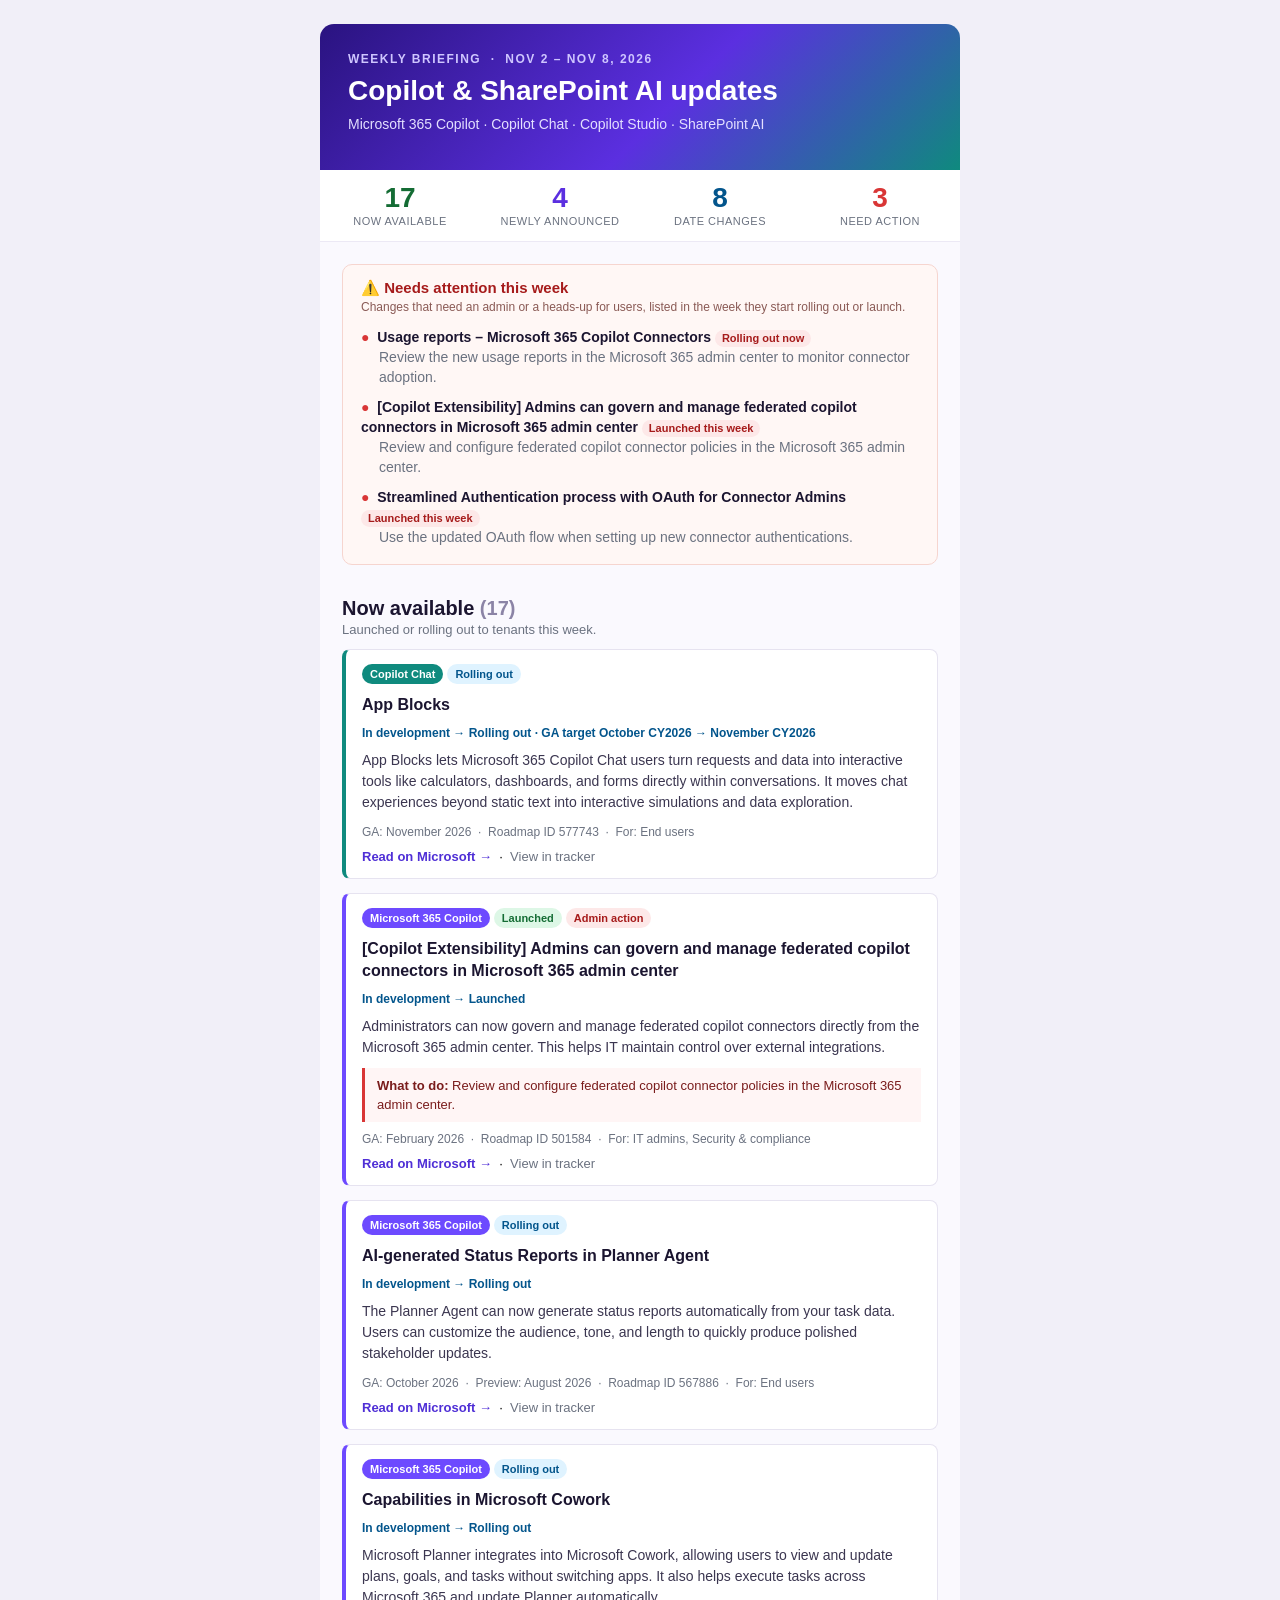
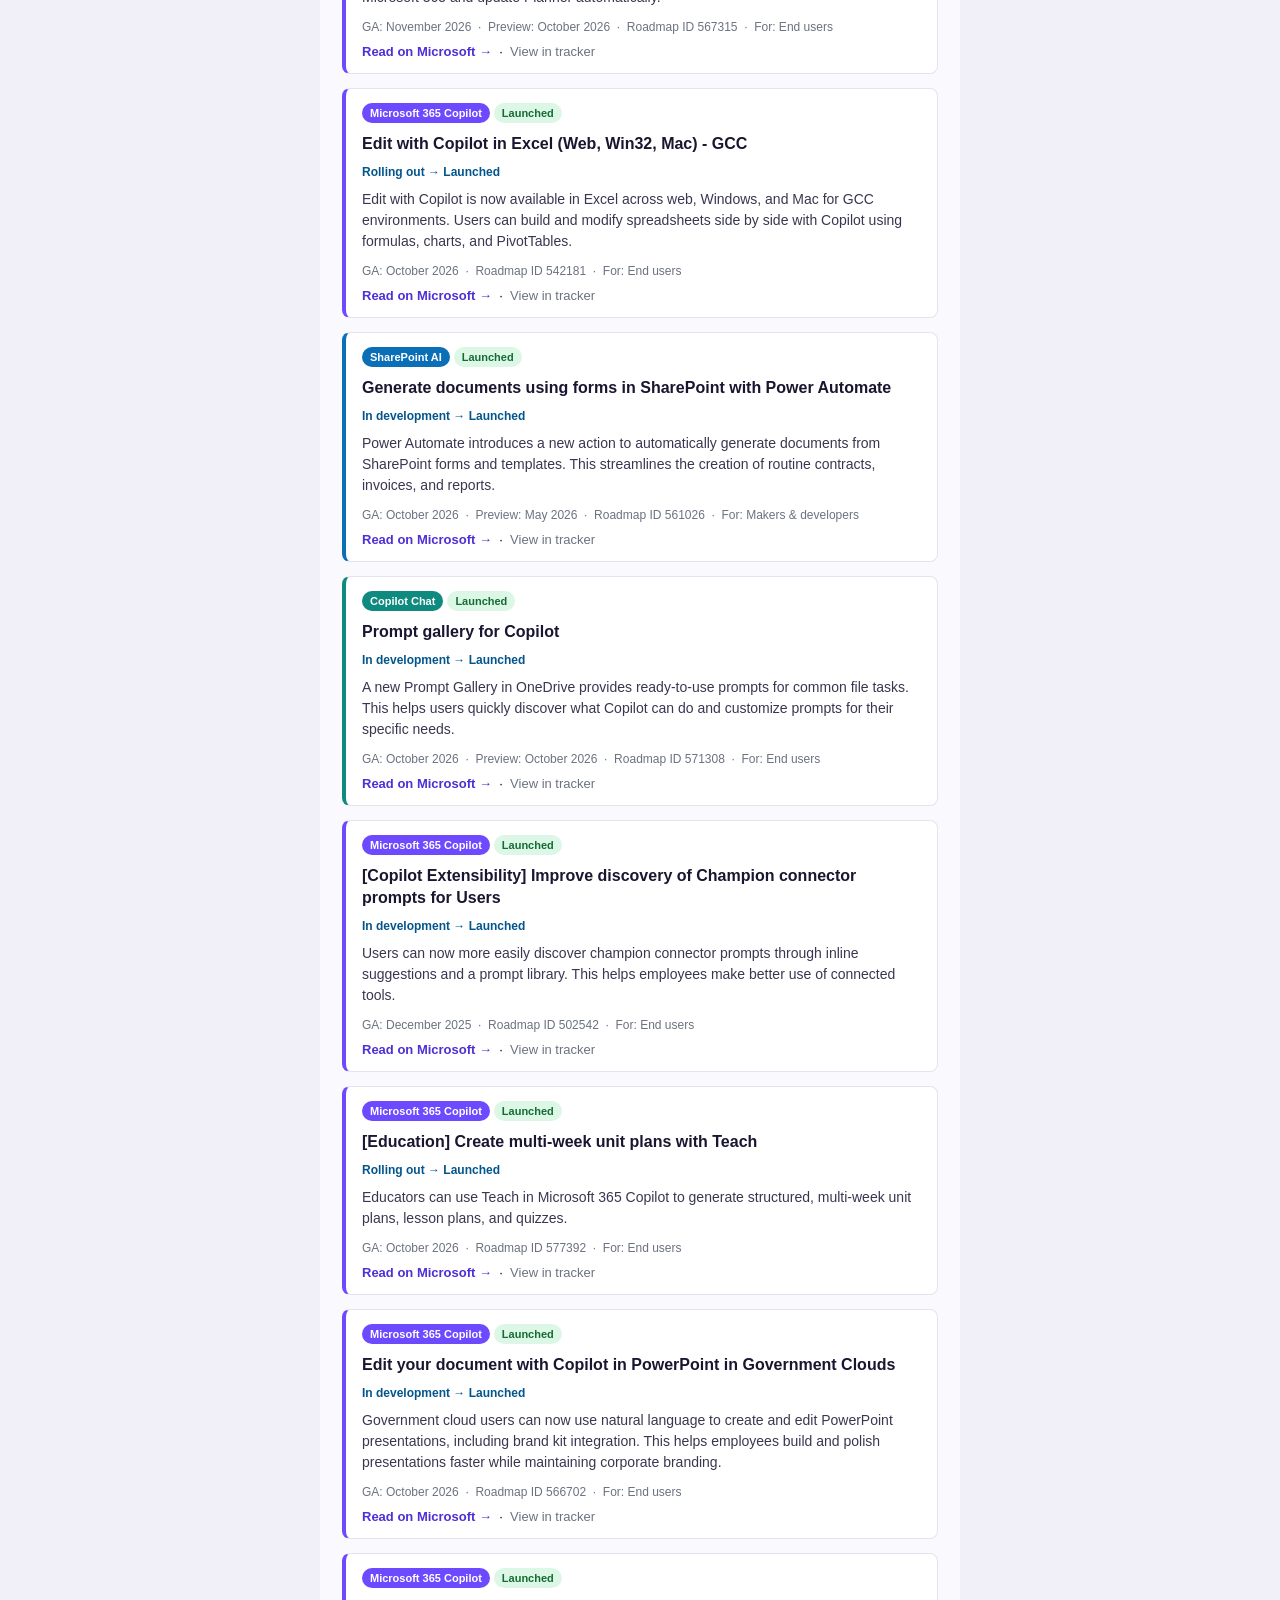
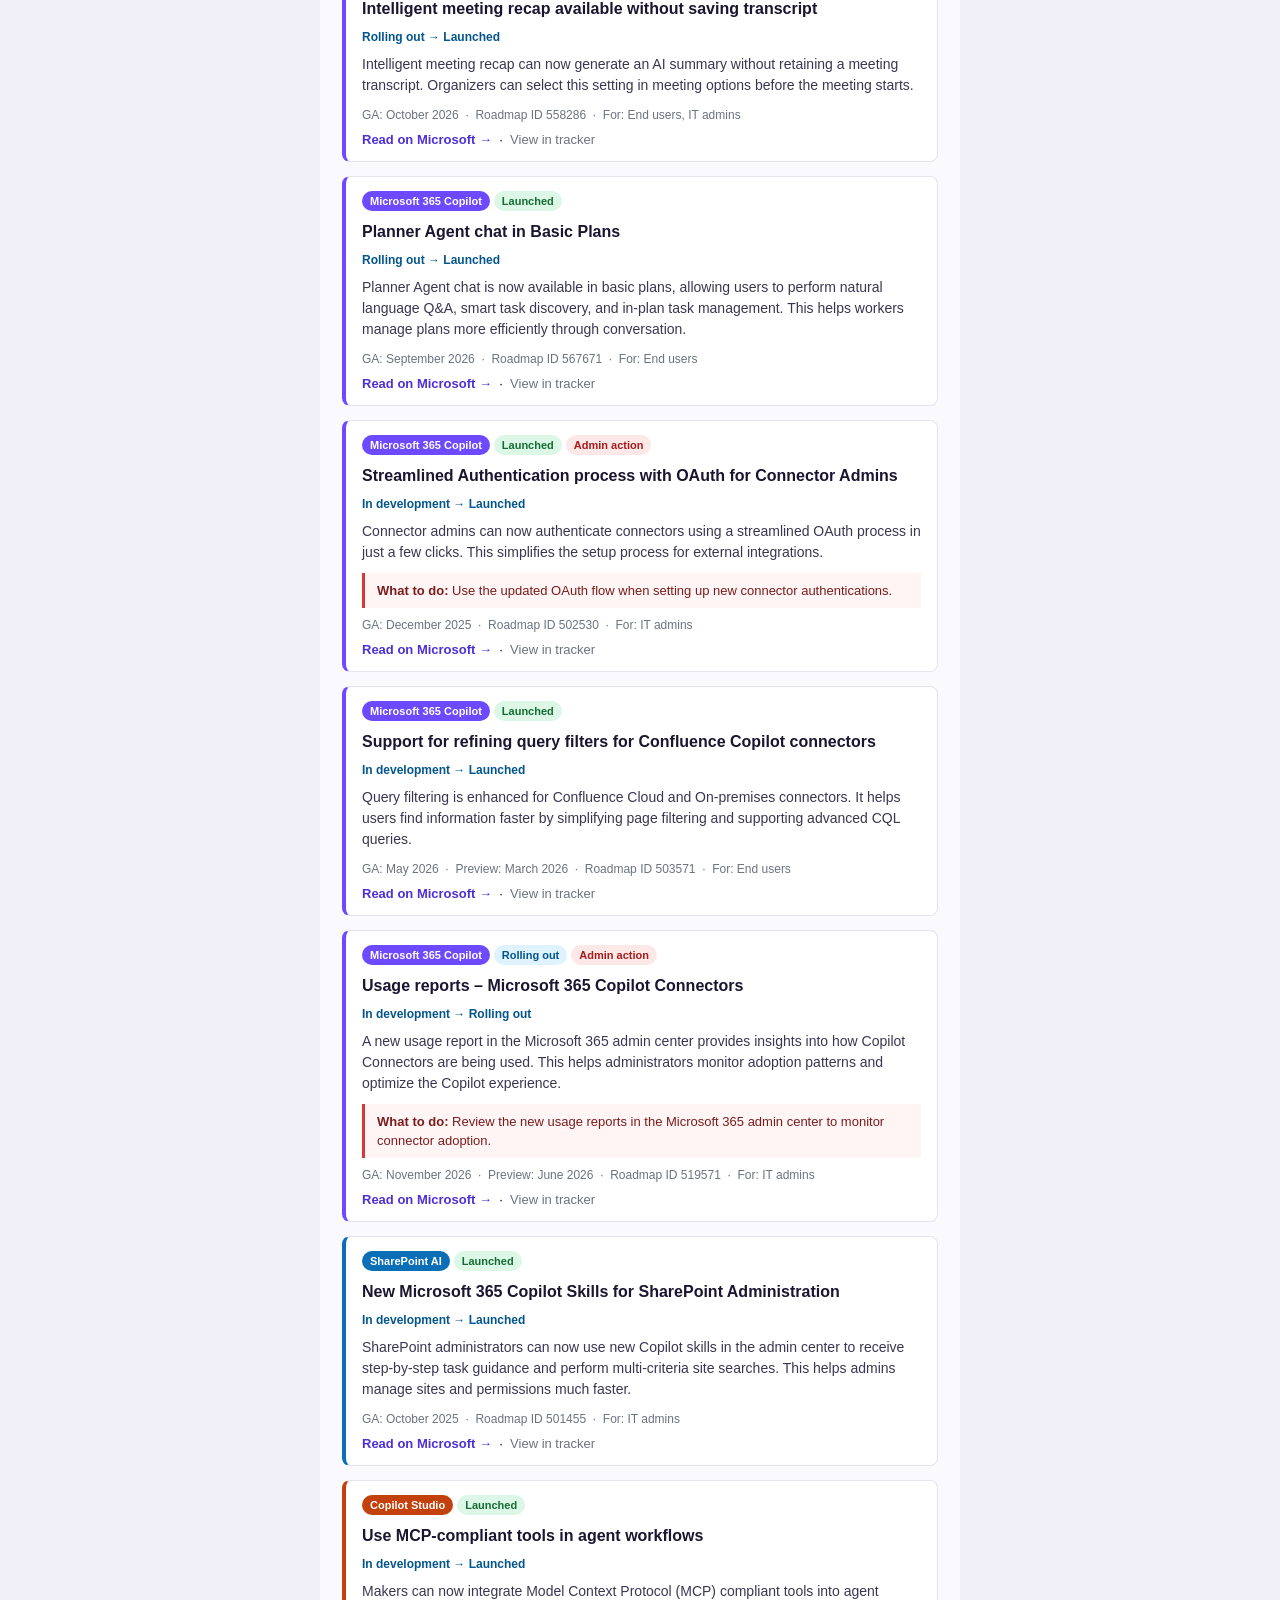
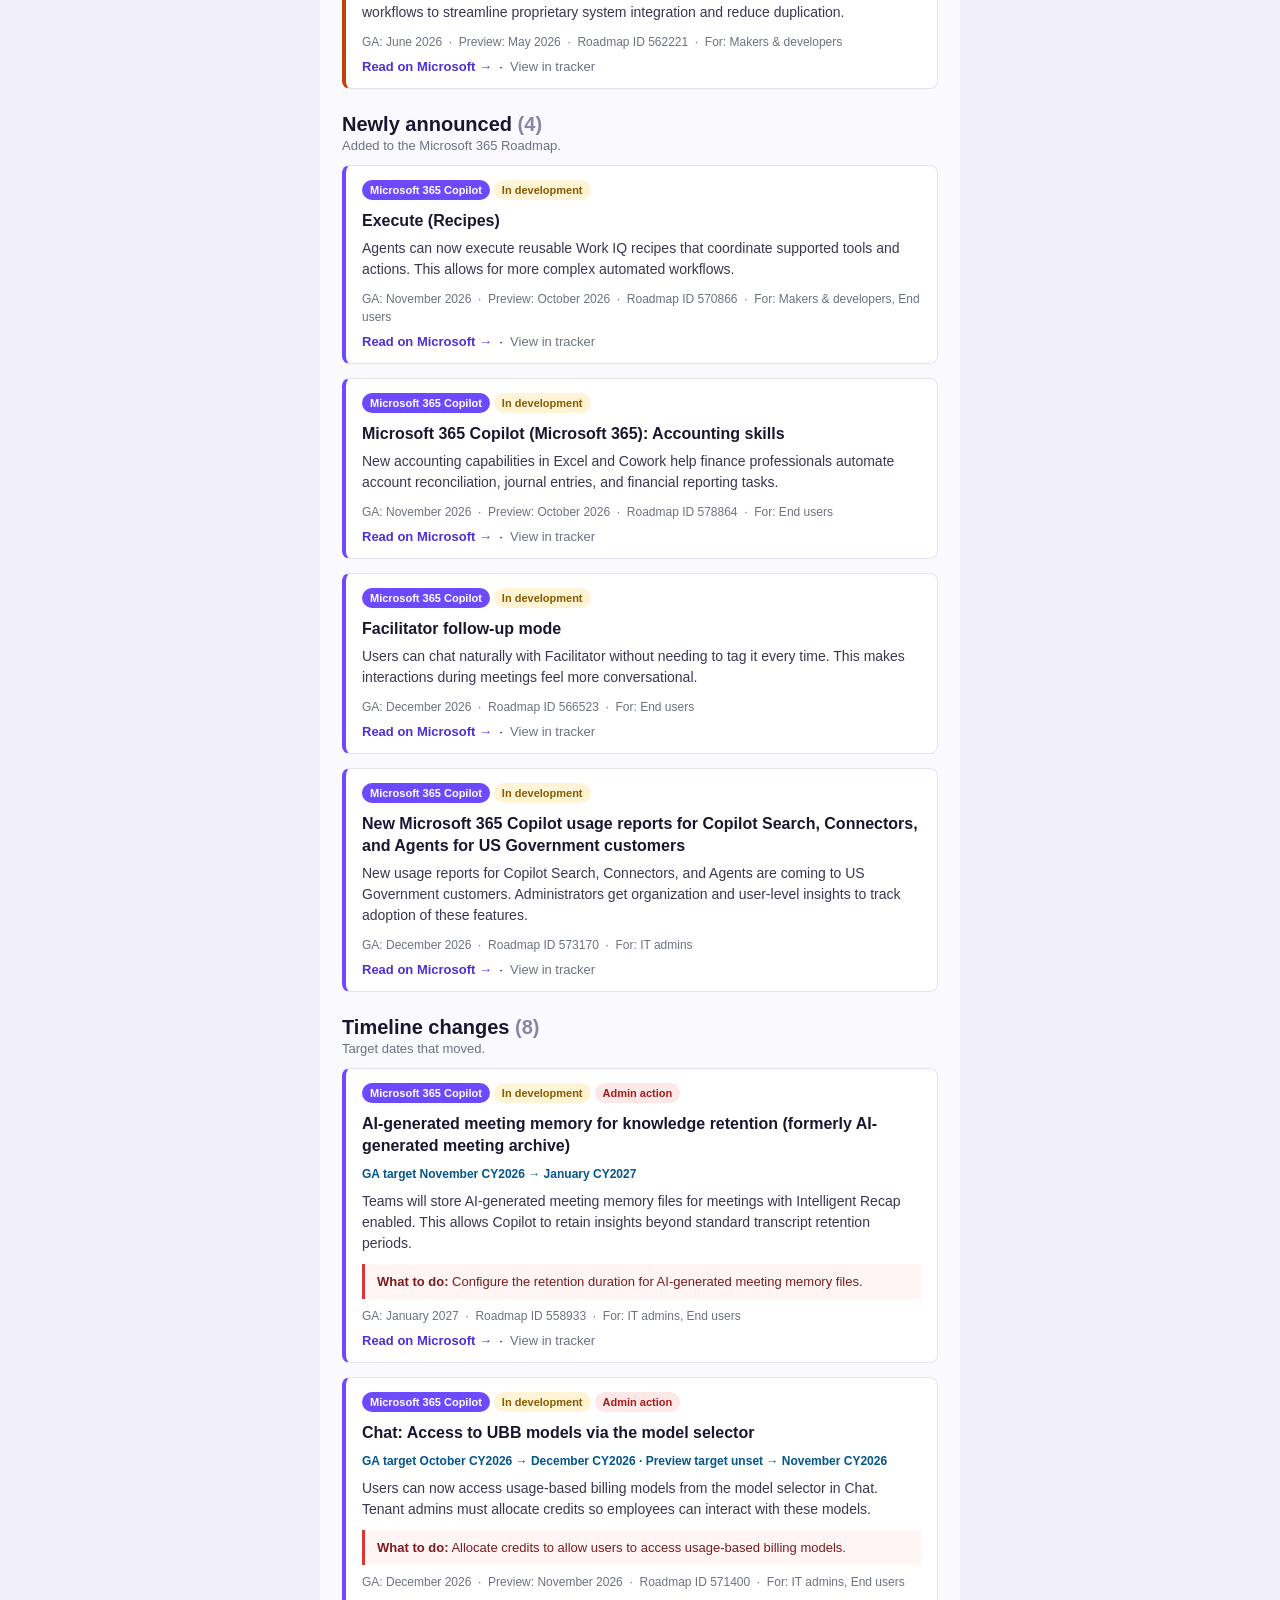
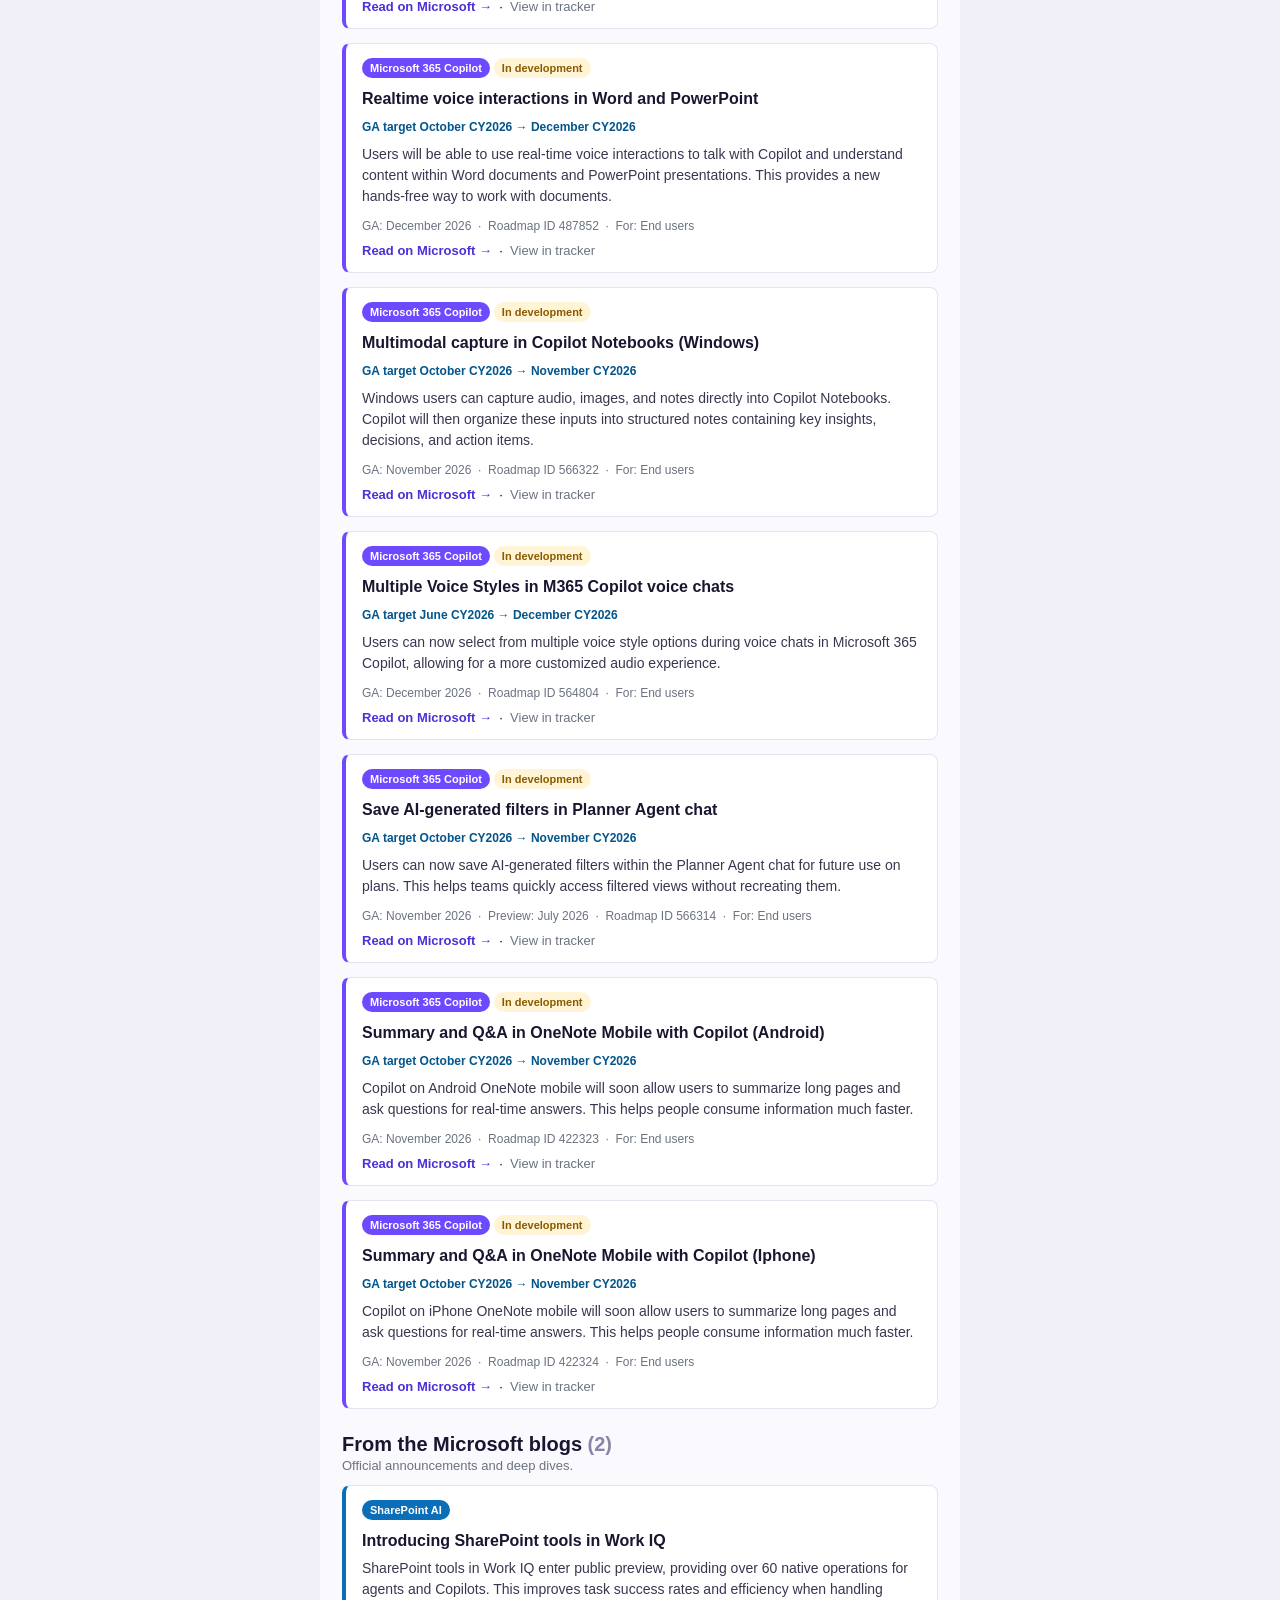
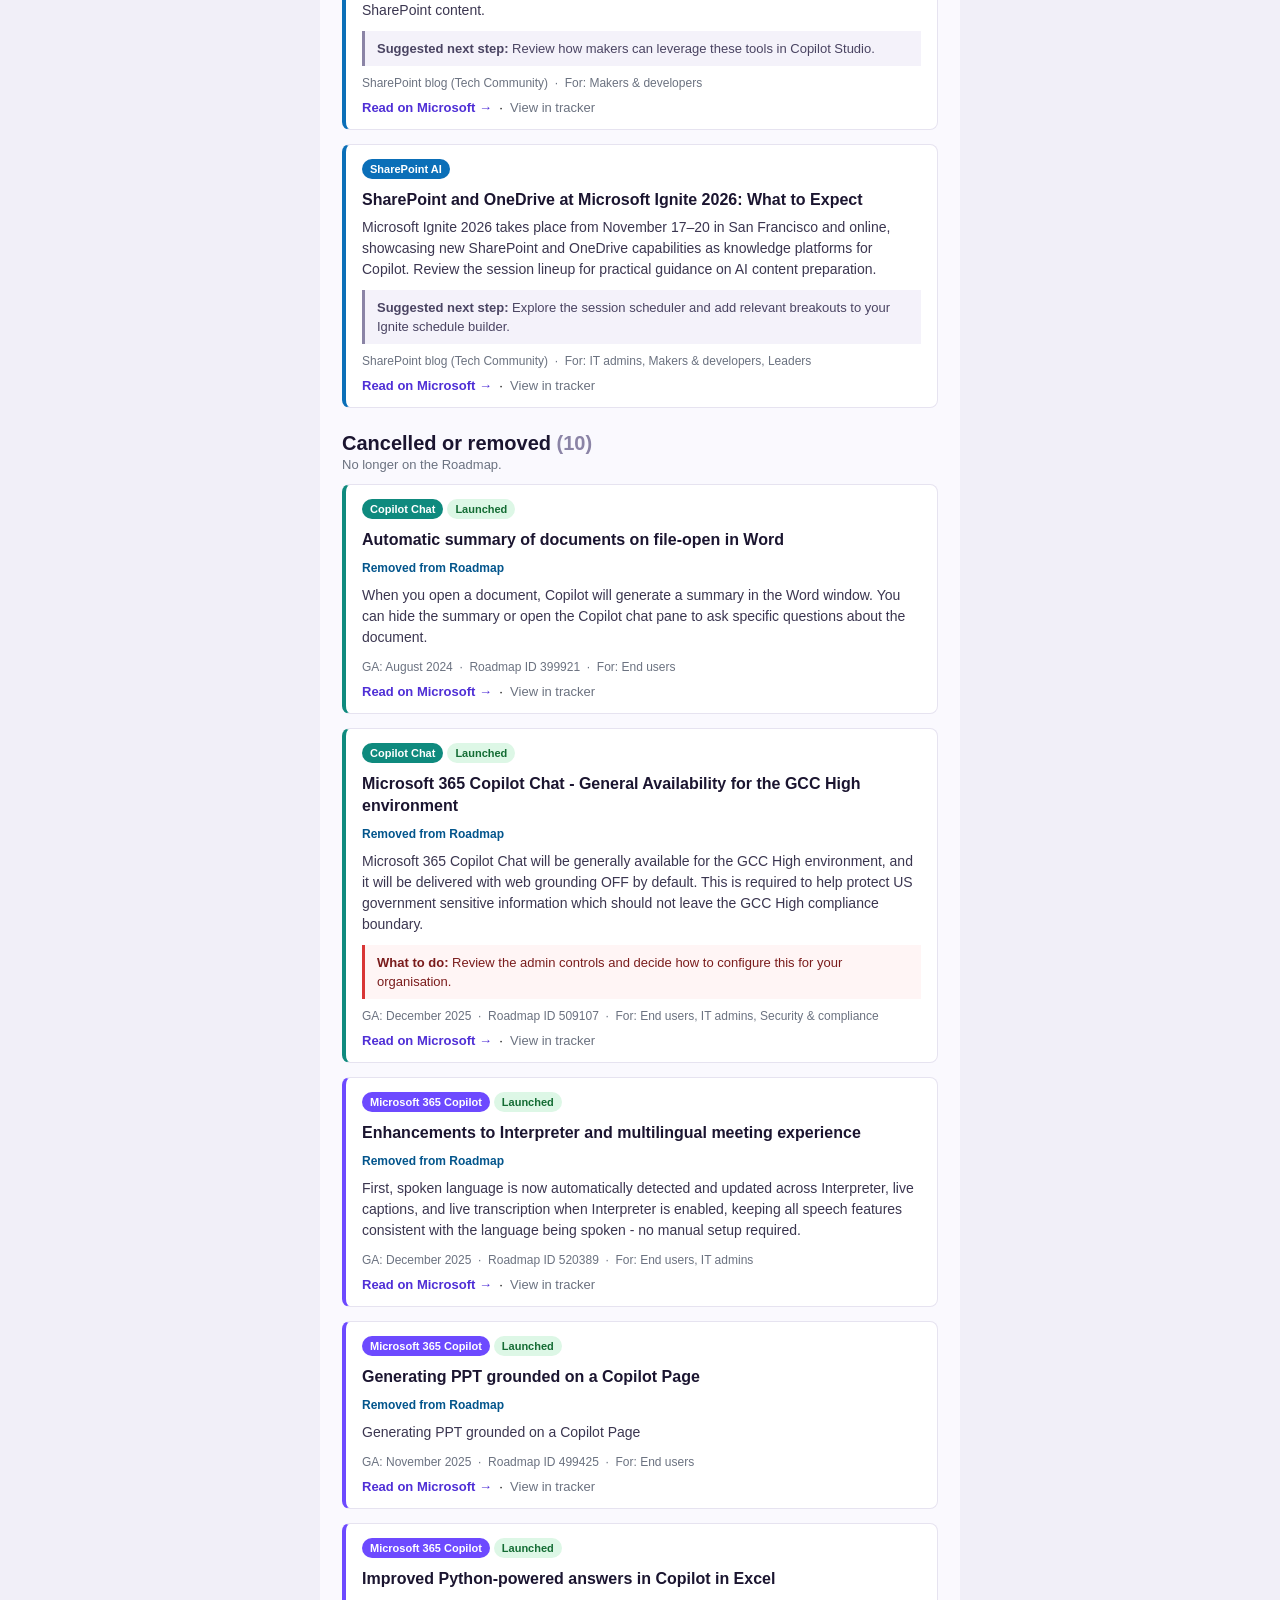
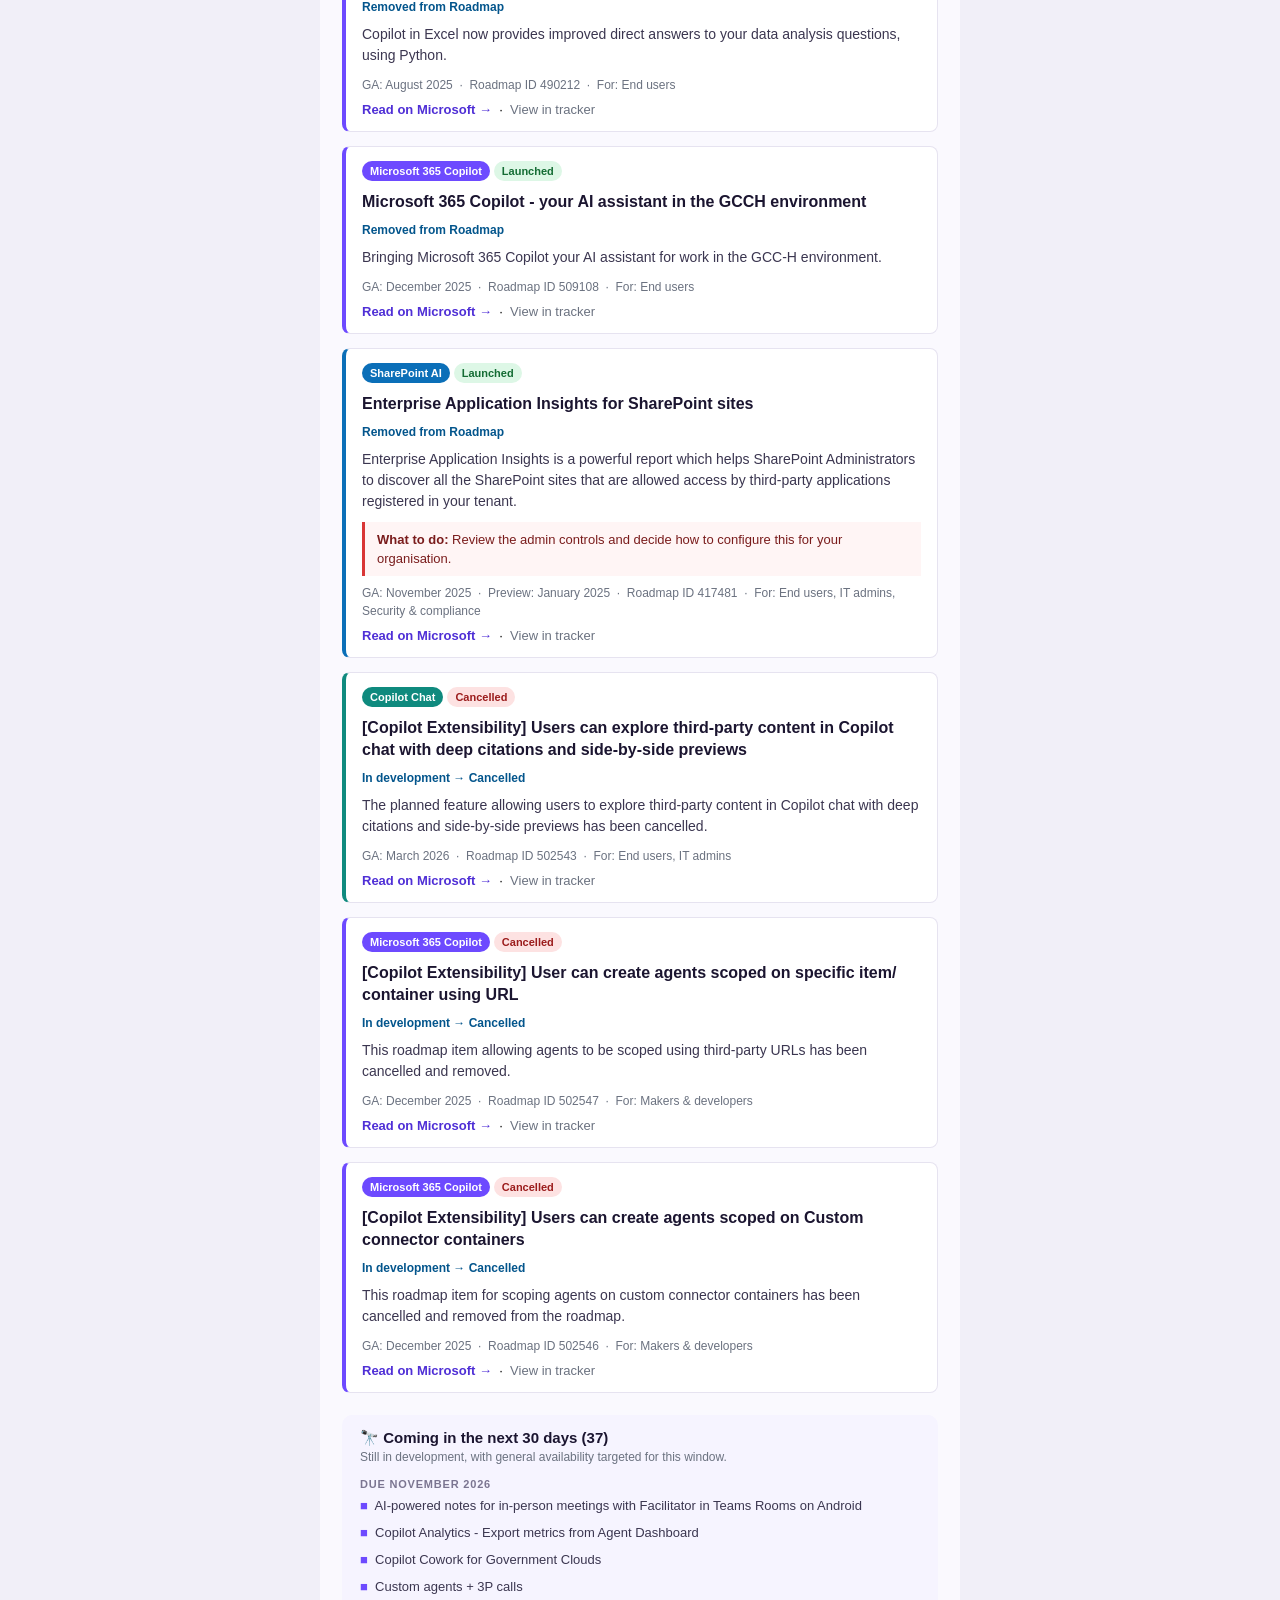
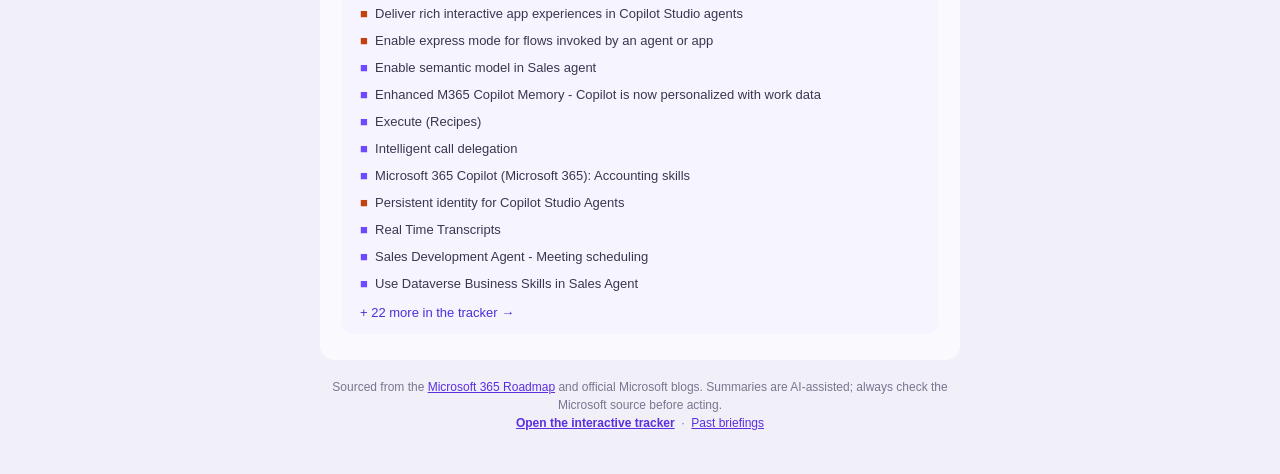
<file: digests/2026-11-02.html>
<!DOCTYPE html>
<html lang="en"><head><meta charset="utf-8"><meta name="viewport" content="width=device-width,initial-scale=1">
<meta name="color-scheme" content="light"><meta name="supported-color-schemes" content="light">
<title>Copilot &amp; SharePoint AI updates — Nov 2 – Nov 8, 2026</title></head>
<body style="margin:0;padding:0;background:#f1eff8;">
<div style="display:none;max-height:0;overflow:hidden;mso-hide:all;">17 now available, 4 newly announced, 3 needing action.</div>
<table role="presentation" width="100%" cellpadding="0" cellspacing="0" border="0" style="background:#f1eff8;">
<tr><td align="center" style="padding:24px 12px;">
<table role="presentation" width="640" cellpadding="0" cellspacing="0" border="0" style="width:100%;max-width:640px;">
 <tr><td bgcolor="#3b1fa8" style="background:#3b1fa8;background-image:linear-gradient(135deg,#2a1380 0%,#5b2fe0 55%,#0f8a7e 100%);border-radius:14px 14px 0 0;padding:28px 28px 24px 28px;">
  <div style="font-family:'Segoe UI',-apple-system,Helvetica,Arial,sans-serif;font-size:12px;letter-spacing:1.5px;text-transform:uppercase;color:#cfc6ff;font-weight:700;">Weekly briefing &nbsp;·&nbsp; Nov 2 – Nov 8, 2026</div>
  <div style="font-family:'Segoe UI',-apple-system,Helvetica,Arial,sans-serif;font-size:28px;line-height:34px;font-weight:800;color:#ffffff;padding-top:8px;">Copilot &amp; SharePoint AI updates</div>
  <div style="font-family:'Segoe UI',-apple-system,Helvetica,Arial,sans-serif;font-size:14px;line-height:20px;color:#e4e0ff;padding-top:6px;">Microsoft 365 Copilot · Copilot Chat · Copilot Studio · SharePoint AI</div>
  <div style="font-family:'Segoe UI',-apple-system,Helvetica,Arial,sans-serif;font-size:12px;padding-top:12px;"></div>
 </td></tr>
 <tr><td style="background:#ffffff;border-bottom:1px solid #ece9f5;">
  <table role="presentation" width="100%" cellpadding="0" cellspacing="0" border="0"><tr>
   <td align="center" width="25%" style="font-family:'Segoe UI',-apple-system,Helvetica,Arial,sans-serif;padding:12px 4px;"><div style="font-size:28px;line-height:32px;font-weight:800;color:#146c34;">17</div><div style="font-size:11px;line-height:15px;color:#6b7280;text-transform:uppercase;letter-spacing:.5px;">Now available</div></td>
   <td align="center" width="25%" style="font-family:'Segoe UI',-apple-system,Helvetica,Arial,sans-serif;padding:12px 4px;"><div style="font-size:28px;line-height:32px;font-weight:800;color:#5b2fe0;">4</div><div style="font-size:11px;line-height:15px;color:#6b7280;text-transform:uppercase;letter-spacing:.5px;">Newly announced</div></td>
   <td align="center" width="25%" style="font-family:'Segoe UI',-apple-system,Helvetica,Arial,sans-serif;padding:12px 4px;"><div style="font-size:28px;line-height:32px;font-weight:800;color:#03558c;">8</div><div style="font-size:11px;line-height:15px;color:#6b7280;text-transform:uppercase;letter-spacing:.5px;">Date changes</div></td>
   <td align="center" width="25%" style="font-family:'Segoe UI',-apple-system,Helvetica,Arial,sans-serif;padding:12px 4px;"><div style="font-size:28px;line-height:32px;font-weight:800;color:#d93636;">3</div><div style="font-size:11px;line-height:15px;color:#6b7280;text-transform:uppercase;letter-spacing:.5px;">Need action</div></td>
  </tr></table>
 </td></tr>
 <tr><td style="background:#faf9fe;padding:22px 22px 8px 22px;border-radius:0 0 14px 14px;">
  <table role="presentation" width="100%" cellpadding="0" cellspacing="0" border="0">
   
<tr><td style="padding:0 0 22px 0;">
 <table role="presentation" width="100%" cellpadding="0" cellspacing="0" border="0" style="background:#fff7f5;border:1px solid #f6d5cf;border-radius:10px;">
  <tr><td style="font-family:'Segoe UI',-apple-system,Helvetica,Arial,sans-serif;padding:14px 18px 0 18px;font-size:15px;font-weight:800;color:#a61b1b;">&#9888;&#65039; Needs attention this week</td></tr>
  <tr><td style="font-family:'Segoe UI',-apple-system,Helvetica,Arial,sans-serif;padding:2px 18px 4px 18px;font-size:12px;line-height:17px;color:#8a5a55;">Changes that need an admin or a heads-up for users, listed in the week they start rolling out or launch.</td></tr>
  <tr><td style="padding:2px 18px 12px 18px;"><table role="presentation" width="100%" cellpadding="0" cellspacing="0" border="0"><tr><td style="font-family:'Segoe UI',-apple-system,Helvetica,Arial,sans-serif;padding:5px 0;font-size:14px;line-height:20px;color:#3b3650;"><span style="color:#d93636;">&#9679;</span>&nbsp; <a href="https://www.microsoft.com/microsoft-365/roadmap?featureid=519571" style="color:#1b1530;font-weight:600;text-decoration:none;">Usage reports – Microsoft 365 Copilot Connectors</a> <span style="display:inline-block;padding:0 7px;border-radius:9px;background:#fde8e8;color:#a61b1b;font-size:11px;font-weight:700;line-height:17px;white-space:nowrap;">Rolling out now</span><br><span style="color:#6b7280;padding-left:18px;display:inline-block;">Review the new usage reports in the Microsoft 365 admin center to monitor connector adoption.</span></td></tr><tr><td style="font-family:'Segoe UI',-apple-system,Helvetica,Arial,sans-serif;padding:5px 0;font-size:14px;line-height:20px;color:#3b3650;"><span style="color:#d93636;">&#9679;</span>&nbsp; <a href="https://www.microsoft.com/microsoft-365/roadmap?featureid=501584" style="color:#1b1530;font-weight:600;text-decoration:none;">[Copilot Extensibility] Admins can govern and manage federated copilot connectors in Microsoft 365 admin center</a> <span style="display:inline-block;padding:0 7px;border-radius:9px;background:#fde8e8;color:#a61b1b;font-size:11px;font-weight:700;line-height:17px;white-space:nowrap;">Launched this week</span><br><span style="color:#6b7280;padding-left:18px;display:inline-block;">Review and configure federated copilot connector policies in the Microsoft 365 admin center.</span></td></tr><tr><td style="font-family:'Segoe UI',-apple-system,Helvetica,Arial,sans-serif;padding:5px 0;font-size:14px;line-height:20px;color:#3b3650;"><span style="color:#d93636;">&#9679;</span>&nbsp; <a href="https://www.microsoft.com/microsoft-365/roadmap?featureid=502530" style="color:#1b1530;font-weight:600;text-decoration:none;">Streamlined Authentication process with OAuth for Connector Admins</a> <span style="display:inline-block;padding:0 7px;border-radius:9px;background:#fde8e8;color:#a61b1b;font-size:11px;font-weight:700;line-height:17px;white-space:nowrap;">Launched this week</span><br><span style="color:#6b7280;padding-left:18px;display:inline-block;">Use the updated OAuth flow when setting up new connector authentications.</span></td></tr></table></td></tr>
 </table>
</td></tr>
<tr><td style="font-family:'Segoe UI',-apple-system,Helvetica,Arial,sans-serif;padding:8px 0 10px 0;">
 <div style="font-size:20px;line-height:26px;font-weight:800;color:#1b1530;">Now available <span style="color:#8b84a6;font-weight:600;">(17)</span></div>
 <div style="font-size:13px;line-height:18px;color:#6b7280;">Launched or rolling out to tenants this week.</div>
</td></tr>
<tr><td style="padding:0 0 14px 0;">
 <table role="presentation" width="100%" cellpadding="0" cellspacing="0" border="0" style="border:1px solid #e6e3f0;border-left:4px solid #0f8a7e;border-radius:8px;background:#ffffff;">
  <tr><td style="padding:14px 16px 4px 16px;"><span style="font-family:'Segoe UI',-apple-system,Helvetica,Arial,sans-serif;display:inline-block;padding:2px 8px;border-radius:10px;background:#0f8a7e;color:#ffffff;font-size:11px;font-weight:600;line-height:16px;white-space:nowrap;">Copilot Chat</span> <span style="font-family:'Segoe UI',-apple-system,Helvetica,Arial,sans-serif;display:inline-block;padding:2px 8px;border-radius:10px;background:#dff3ff;color:#03558c;font-size:11px;font-weight:600;line-height:16px;white-space:nowrap;">Rolling out</span></td></tr>
  <tr><td style="font-family:'Segoe UI',-apple-system,Helvetica,Arial,sans-serif;padding:6px 16px 0 16px;font-size:16px;line-height:22px;font-weight:700;color:#1b1530;">
   <a href="https://www.microsoft.com/microsoft-365/roadmap?featureid=577743" style="color:#1b1530;text-decoration:none;">App Blocks</a><div style="font-family:'Segoe UI',-apple-system,Helvetica,Arial,sans-serif;font-size:12px;color:#03558c;font-weight:600;padding-top:6px;">In development → Rolling out · GA target October CY2026 → November CY2026</div></td></tr>
  <tr><td style="font-family:'Segoe UI',-apple-system,Helvetica,Arial,sans-serif;padding:6px 16px 10px 16px;font-size:14px;line-height:21px;color:#3b3650;">App Blocks lets Microsoft 365 Copilot Chat users turn requests and data into interactive tools like calculators, dashboards, and forms directly within conversations. It moves chat experiences beyond static text into interactive simulations and data exploration.</td></tr>
  
  <tr><td style="font-family:'Segoe UI',-apple-system,Helvetica,Arial,sans-serif;padding:0 16px 6px 16px;font-size:12px;line-height:18px;color:#6b7280;">GA: November 2026 &nbsp;·&nbsp; Roadmap ID 577743 &nbsp;·&nbsp; For: End users</td></tr>
  <tr><td style="font-family:'Segoe UI',-apple-system,Helvetica,Arial,sans-serif;padding:2px 16px 14px 16px;font-size:13px;"><a href="https://www.microsoft.com/microsoft-365/roadmap?featureid=577743" style="color:#4f2fd6;font-weight:600;text-decoration:none;">Read on Microsoft &rarr;</a> &nbsp;·&nbsp; <a href="https://jayasekhon.github.io/Microsoft-Updates-Tracker/#item=rm-577743" style="color:#6b7280;text-decoration:none;">View in tracker</a></td></tr>
 </table>
</td></tr>
<tr><td style="padding:0 0 14px 0;">
 <table role="presentation" width="100%" cellpadding="0" cellspacing="0" border="0" style="border:1px solid #e6e3f0;border-left:4px solid #6d4aff;border-radius:8px;background:#ffffff;">
  <tr><td style="padding:14px 16px 4px 16px;"><span style="font-family:'Segoe UI',-apple-system,Helvetica,Arial,sans-serif;display:inline-block;padding:2px 8px;border-radius:10px;background:#6d4aff;color:#ffffff;font-size:11px;font-weight:600;line-height:16px;white-space:nowrap;">Microsoft 365 Copilot</span> <span style="font-family:'Segoe UI',-apple-system,Helvetica,Arial,sans-serif;display:inline-block;padding:2px 8px;border-radius:10px;background:#ddf7e6;color:#146c34;font-size:11px;font-weight:600;line-height:16px;white-space:nowrap;">Launched</span> <span style="font-family:'Segoe UI',-apple-system,Helvetica,Arial,sans-serif;display:inline-block;padding:2px 8px;border-radius:10px;background:#fde8e8;color:#a61b1b;font-size:11px;font-weight:600;line-height:16px;white-space:nowrap;">Admin action</span></td></tr>
  <tr><td style="font-family:'Segoe UI',-apple-system,Helvetica,Arial,sans-serif;padding:6px 16px 0 16px;font-size:16px;line-height:22px;font-weight:700;color:#1b1530;">
   <a href="https://www.microsoft.com/microsoft-365/roadmap?featureid=501584" style="color:#1b1530;text-decoration:none;">[Copilot Extensibility] Admins can govern and manage federated copilot connectors in Microsoft 365 admin center</a><div style="font-family:'Segoe UI',-apple-system,Helvetica,Arial,sans-serif;font-size:12px;color:#03558c;font-weight:600;padding-top:6px;">In development → Launched</div></td></tr>
  <tr><td style="font-family:'Segoe UI',-apple-system,Helvetica,Arial,sans-serif;padding:6px 16px 10px 16px;font-size:14px;line-height:21px;color:#3b3650;">Administrators can now govern and manage federated copilot connectors directly from the Microsoft 365 admin center. This helps IT maintain control over external integrations.</td></tr>
  <tr><td style="padding:0 16px;"><table role="presentation" width="100%" cellpadding="0" cellspacing="0" border="0"><tr><td style="font-family:'Segoe UI',-apple-system,Helvetica,Arial,sans-serif;padding:8px 12px;background:#fff5f5;border-left:3px solid #d93636;font-size:13px;color:#7a1c1c;line-height:19px;"><b>What to do:</b> Review and configure federated copilot connector policies in the Microsoft 365 admin center.</td></tr><tr><td style="height:8px;line-height:8px;font-size:0;">&nbsp;</td></tr></table></td></tr>
  <tr><td style="font-family:'Segoe UI',-apple-system,Helvetica,Arial,sans-serif;padding:0 16px 6px 16px;font-size:12px;line-height:18px;color:#6b7280;">GA: February 2026 &nbsp;·&nbsp; Roadmap ID 501584 &nbsp;·&nbsp; For: IT admins, Security &amp; compliance</td></tr>
  <tr><td style="font-family:'Segoe UI',-apple-system,Helvetica,Arial,sans-serif;padding:2px 16px 14px 16px;font-size:13px;"><a href="https://www.microsoft.com/microsoft-365/roadmap?featureid=501584" style="color:#4f2fd6;font-weight:600;text-decoration:none;">Read on Microsoft &rarr;</a> &nbsp;·&nbsp; <a href="https://jayasekhon.github.io/Microsoft-Updates-Tracker/#item=rm-501584" style="color:#6b7280;text-decoration:none;">View in tracker</a></td></tr>
 </table>
</td></tr>
<tr><td style="padding:0 0 14px 0;">
 <table role="presentation" width="100%" cellpadding="0" cellspacing="0" border="0" style="border:1px solid #e6e3f0;border-left:4px solid #6d4aff;border-radius:8px;background:#ffffff;">
  <tr><td style="padding:14px 16px 4px 16px;"><span style="font-family:'Segoe UI',-apple-system,Helvetica,Arial,sans-serif;display:inline-block;padding:2px 8px;border-radius:10px;background:#6d4aff;color:#ffffff;font-size:11px;font-weight:600;line-height:16px;white-space:nowrap;">Microsoft 365 Copilot</span> <span style="font-family:'Segoe UI',-apple-system,Helvetica,Arial,sans-serif;display:inline-block;padding:2px 8px;border-radius:10px;background:#dff3ff;color:#03558c;font-size:11px;font-weight:600;line-height:16px;white-space:nowrap;">Rolling out</span></td></tr>
  <tr><td style="font-family:'Segoe UI',-apple-system,Helvetica,Arial,sans-serif;padding:6px 16px 0 16px;font-size:16px;line-height:22px;font-weight:700;color:#1b1530;">
   <a href="https://www.microsoft.com/microsoft-365/roadmap?featureid=567886" style="color:#1b1530;text-decoration:none;">AI-generated Status Reports in Planner Agent</a><div style="font-family:'Segoe UI',-apple-system,Helvetica,Arial,sans-serif;font-size:12px;color:#03558c;font-weight:600;padding-top:6px;">In development → Rolling out</div></td></tr>
  <tr><td style="font-family:'Segoe UI',-apple-system,Helvetica,Arial,sans-serif;padding:6px 16px 10px 16px;font-size:14px;line-height:21px;color:#3b3650;">The Planner Agent can now generate status reports automatically from your task data. Users can customize the audience, tone, and length to quickly produce polished stakeholder updates.</td></tr>
  
  <tr><td style="font-family:'Segoe UI',-apple-system,Helvetica,Arial,sans-serif;padding:0 16px 6px 16px;font-size:12px;line-height:18px;color:#6b7280;">GA: October 2026 &nbsp;·&nbsp; Preview: August 2026 &nbsp;·&nbsp; Roadmap ID 567886 &nbsp;·&nbsp; For: End users</td></tr>
  <tr><td style="font-family:'Segoe UI',-apple-system,Helvetica,Arial,sans-serif;padding:2px 16px 14px 16px;font-size:13px;"><a href="https://www.microsoft.com/microsoft-365/roadmap?featureid=567886" style="color:#4f2fd6;font-weight:600;text-decoration:none;">Read on Microsoft &rarr;</a> &nbsp;·&nbsp; <a href="https://jayasekhon.github.io/Microsoft-Updates-Tracker/#item=rm-567886" style="color:#6b7280;text-decoration:none;">View in tracker</a></td></tr>
 </table>
</td></tr>
<tr><td style="padding:0 0 14px 0;">
 <table role="presentation" width="100%" cellpadding="0" cellspacing="0" border="0" style="border:1px solid #e6e3f0;border-left:4px solid #6d4aff;border-radius:8px;background:#ffffff;">
  <tr><td style="padding:14px 16px 4px 16px;"><span style="font-family:'Segoe UI',-apple-system,Helvetica,Arial,sans-serif;display:inline-block;padding:2px 8px;border-radius:10px;background:#6d4aff;color:#ffffff;font-size:11px;font-weight:600;line-height:16px;white-space:nowrap;">Microsoft 365 Copilot</span> <span style="font-family:'Segoe UI',-apple-system,Helvetica,Arial,sans-serif;display:inline-block;padding:2px 8px;border-radius:10px;background:#dff3ff;color:#03558c;font-size:11px;font-weight:600;line-height:16px;white-space:nowrap;">Rolling out</span></td></tr>
  <tr><td style="font-family:'Segoe UI',-apple-system,Helvetica,Arial,sans-serif;padding:6px 16px 0 16px;font-size:16px;line-height:22px;font-weight:700;color:#1b1530;">
   <a href="https://www.microsoft.com/microsoft-365/roadmap?featureid=567315" style="color:#1b1530;text-decoration:none;">Capabilities in Microsoft Cowork</a><div style="font-family:'Segoe UI',-apple-system,Helvetica,Arial,sans-serif;font-size:12px;color:#03558c;font-weight:600;padding-top:6px;">In development → Rolling out</div></td></tr>
  <tr><td style="font-family:'Segoe UI',-apple-system,Helvetica,Arial,sans-serif;padding:6px 16px 10px 16px;font-size:14px;line-height:21px;color:#3b3650;">Microsoft Planner integrates into Microsoft Cowork, allowing users to view and update plans, goals, and tasks without switching apps. It also helps execute tasks across Microsoft 365 and update Planner automatically.</td></tr>
  
  <tr><td style="font-family:'Segoe UI',-apple-system,Helvetica,Arial,sans-serif;padding:0 16px 6px 16px;font-size:12px;line-height:18px;color:#6b7280;">GA: November 2026 &nbsp;·&nbsp; Preview: October 2026 &nbsp;·&nbsp; Roadmap ID 567315 &nbsp;·&nbsp; For: End users</td></tr>
  <tr><td style="font-family:'Segoe UI',-apple-system,Helvetica,Arial,sans-serif;padding:2px 16px 14px 16px;font-size:13px;"><a href="https://www.microsoft.com/microsoft-365/roadmap?featureid=567315" style="color:#4f2fd6;font-weight:600;text-decoration:none;">Read on Microsoft &rarr;</a> &nbsp;·&nbsp; <a href="https://jayasekhon.github.io/Microsoft-Updates-Tracker/#item=rm-567315" style="color:#6b7280;text-decoration:none;">View in tracker</a></td></tr>
 </table>
</td></tr>
<tr><td style="padding:0 0 14px 0;">
 <table role="presentation" width="100%" cellpadding="0" cellspacing="0" border="0" style="border:1px solid #e6e3f0;border-left:4px solid #6d4aff;border-radius:8px;background:#ffffff;">
  <tr><td style="padding:14px 16px 4px 16px;"><span style="font-family:'Segoe UI',-apple-system,Helvetica,Arial,sans-serif;display:inline-block;padding:2px 8px;border-radius:10px;background:#6d4aff;color:#ffffff;font-size:11px;font-weight:600;line-height:16px;white-space:nowrap;">Microsoft 365 Copilot</span> <span style="font-family:'Segoe UI',-apple-system,Helvetica,Arial,sans-serif;display:inline-block;padding:2px 8px;border-radius:10px;background:#ddf7e6;color:#146c34;font-size:11px;font-weight:600;line-height:16px;white-space:nowrap;">Launched</span></td></tr>
  <tr><td style="font-family:'Segoe UI',-apple-system,Helvetica,Arial,sans-serif;padding:6px 16px 0 16px;font-size:16px;line-height:22px;font-weight:700;color:#1b1530;">
   <a href="https://www.microsoft.com/microsoft-365/roadmap?featureid=542181" style="color:#1b1530;text-decoration:none;">Edit with Copilot in Excel (Web, Win32, Mac) - GCC</a><div style="font-family:'Segoe UI',-apple-system,Helvetica,Arial,sans-serif;font-size:12px;color:#03558c;font-weight:600;padding-top:6px;">Rolling out → Launched</div></td></tr>
  <tr><td style="font-family:'Segoe UI',-apple-system,Helvetica,Arial,sans-serif;padding:6px 16px 10px 16px;font-size:14px;line-height:21px;color:#3b3650;">Edit with Copilot is now available in Excel across web, Windows, and Mac for GCC environments. Users can build and modify spreadsheets side by side with Copilot using formulas, charts, and PivotTables.</td></tr>
  
  <tr><td style="font-family:'Segoe UI',-apple-system,Helvetica,Arial,sans-serif;padding:0 16px 6px 16px;font-size:12px;line-height:18px;color:#6b7280;">GA: October 2026 &nbsp;·&nbsp; Roadmap ID 542181 &nbsp;·&nbsp; For: End users</td></tr>
  <tr><td style="font-family:'Segoe UI',-apple-system,Helvetica,Arial,sans-serif;padding:2px 16px 14px 16px;font-size:13px;"><a href="https://www.microsoft.com/microsoft-365/roadmap?featureid=542181" style="color:#4f2fd6;font-weight:600;text-decoration:none;">Read on Microsoft &rarr;</a> &nbsp;·&nbsp; <a href="https://jayasekhon.github.io/Microsoft-Updates-Tracker/#item=rm-542181" style="color:#6b7280;text-decoration:none;">View in tracker</a></td></tr>
 </table>
</td></tr>
<tr><td style="padding:0 0 14px 0;">
 <table role="presentation" width="100%" cellpadding="0" cellspacing="0" border="0" style="border:1px solid #e6e3f0;border-left:4px solid #0b6fb8;border-radius:8px;background:#ffffff;">
  <tr><td style="padding:14px 16px 4px 16px;"><span style="font-family:'Segoe UI',-apple-system,Helvetica,Arial,sans-serif;display:inline-block;padding:2px 8px;border-radius:10px;background:#0b6fb8;color:#ffffff;font-size:11px;font-weight:600;line-height:16px;white-space:nowrap;">SharePoint AI</span> <span style="font-family:'Segoe UI',-apple-system,Helvetica,Arial,sans-serif;display:inline-block;padding:2px 8px;border-radius:10px;background:#ddf7e6;color:#146c34;font-size:11px;font-weight:600;line-height:16px;white-space:nowrap;">Launched</span></td></tr>
  <tr><td style="font-family:'Segoe UI',-apple-system,Helvetica,Arial,sans-serif;padding:6px 16px 0 16px;font-size:16px;line-height:22px;font-weight:700;color:#1b1530;">
   <a href="https://www.microsoft.com/microsoft-365/roadmap?featureid=561026" style="color:#1b1530;text-decoration:none;">Generate documents using forms in SharePoint with Power Automate</a><div style="font-family:'Segoe UI',-apple-system,Helvetica,Arial,sans-serif;font-size:12px;color:#03558c;font-weight:600;padding-top:6px;">In development → Launched</div></td></tr>
  <tr><td style="font-family:'Segoe UI',-apple-system,Helvetica,Arial,sans-serif;padding:6px 16px 10px 16px;font-size:14px;line-height:21px;color:#3b3650;">Power Automate introduces a new action to automatically generate documents from SharePoint forms and templates. This streamlines the creation of routine contracts, invoices, and reports.</td></tr>
  
  <tr><td style="font-family:'Segoe UI',-apple-system,Helvetica,Arial,sans-serif;padding:0 16px 6px 16px;font-size:12px;line-height:18px;color:#6b7280;">GA: October 2026 &nbsp;·&nbsp; Preview: May 2026 &nbsp;·&nbsp; Roadmap ID 561026 &nbsp;·&nbsp; For: Makers &amp; developers</td></tr>
  <tr><td style="font-family:'Segoe UI',-apple-system,Helvetica,Arial,sans-serif;padding:2px 16px 14px 16px;font-size:13px;"><a href="https://www.microsoft.com/microsoft-365/roadmap?featureid=561026" style="color:#4f2fd6;font-weight:600;text-decoration:none;">Read on Microsoft &rarr;</a> &nbsp;·&nbsp; <a href="https://jayasekhon.github.io/Microsoft-Updates-Tracker/#item=rm-561026" style="color:#6b7280;text-decoration:none;">View in tracker</a></td></tr>
 </table>
</td></tr>
<tr><td style="padding:0 0 14px 0;">
 <table role="presentation" width="100%" cellpadding="0" cellspacing="0" border="0" style="border:1px solid #e6e3f0;border-left:4px solid #0f8a7e;border-radius:8px;background:#ffffff;">
  <tr><td style="padding:14px 16px 4px 16px;"><span style="font-family:'Segoe UI',-apple-system,Helvetica,Arial,sans-serif;display:inline-block;padding:2px 8px;border-radius:10px;background:#0f8a7e;color:#ffffff;font-size:11px;font-weight:600;line-height:16px;white-space:nowrap;">Copilot Chat</span> <span style="font-family:'Segoe UI',-apple-system,Helvetica,Arial,sans-serif;display:inline-block;padding:2px 8px;border-radius:10px;background:#ddf7e6;color:#146c34;font-size:11px;font-weight:600;line-height:16px;white-space:nowrap;">Launched</span></td></tr>
  <tr><td style="font-family:'Segoe UI',-apple-system,Helvetica,Arial,sans-serif;padding:6px 16px 0 16px;font-size:16px;line-height:22px;font-weight:700;color:#1b1530;">
   <a href="https://www.microsoft.com/microsoft-365/roadmap?featureid=571308" style="color:#1b1530;text-decoration:none;">Prompt gallery for Copilot</a><div style="font-family:'Segoe UI',-apple-system,Helvetica,Arial,sans-serif;font-size:12px;color:#03558c;font-weight:600;padding-top:6px;">In development → Launched</div></td></tr>
  <tr><td style="font-family:'Segoe UI',-apple-system,Helvetica,Arial,sans-serif;padding:6px 16px 10px 16px;font-size:14px;line-height:21px;color:#3b3650;">A new Prompt Gallery in OneDrive provides ready-to-use prompts for common file tasks. This helps users quickly discover what Copilot can do and customize prompts for their specific needs.</td></tr>
  
  <tr><td style="font-family:'Segoe UI',-apple-system,Helvetica,Arial,sans-serif;padding:0 16px 6px 16px;font-size:12px;line-height:18px;color:#6b7280;">GA: October 2026 &nbsp;·&nbsp; Preview: October 2026 &nbsp;·&nbsp; Roadmap ID 571308 &nbsp;·&nbsp; For: End users</td></tr>
  <tr><td style="font-family:'Segoe UI',-apple-system,Helvetica,Arial,sans-serif;padding:2px 16px 14px 16px;font-size:13px;"><a href="https://www.microsoft.com/microsoft-365/roadmap?featureid=571308" style="color:#4f2fd6;font-weight:600;text-decoration:none;">Read on Microsoft &rarr;</a> &nbsp;·&nbsp; <a href="https://jayasekhon.github.io/Microsoft-Updates-Tracker/#item=rm-571308" style="color:#6b7280;text-decoration:none;">View in tracker</a></td></tr>
 </table>
</td></tr>
<tr><td style="padding:0 0 14px 0;">
 <table role="presentation" width="100%" cellpadding="0" cellspacing="0" border="0" style="border:1px solid #e6e3f0;border-left:4px solid #6d4aff;border-radius:8px;background:#ffffff;">
  <tr><td style="padding:14px 16px 4px 16px;"><span style="font-family:'Segoe UI',-apple-system,Helvetica,Arial,sans-serif;display:inline-block;padding:2px 8px;border-radius:10px;background:#6d4aff;color:#ffffff;font-size:11px;font-weight:600;line-height:16px;white-space:nowrap;">Microsoft 365 Copilot</span> <span style="font-family:'Segoe UI',-apple-system,Helvetica,Arial,sans-serif;display:inline-block;padding:2px 8px;border-radius:10px;background:#ddf7e6;color:#146c34;font-size:11px;font-weight:600;line-height:16px;white-space:nowrap;">Launched</span></td></tr>
  <tr><td style="font-family:'Segoe UI',-apple-system,Helvetica,Arial,sans-serif;padding:6px 16px 0 16px;font-size:16px;line-height:22px;font-weight:700;color:#1b1530;">
   <a href="https://www.microsoft.com/microsoft-365/roadmap?featureid=502542" style="color:#1b1530;text-decoration:none;">[Copilot Extensibility] Improve discovery of Champion connector prompts for Users</a><div style="font-family:'Segoe UI',-apple-system,Helvetica,Arial,sans-serif;font-size:12px;color:#03558c;font-weight:600;padding-top:6px;">In development → Launched</div></td></tr>
  <tr><td style="font-family:'Segoe UI',-apple-system,Helvetica,Arial,sans-serif;padding:6px 16px 10px 16px;font-size:14px;line-height:21px;color:#3b3650;">Users can now more easily discover champion connector prompts through inline suggestions and a prompt library. This helps employees make better use of connected tools.</td></tr>
  
  <tr><td style="font-family:'Segoe UI',-apple-system,Helvetica,Arial,sans-serif;padding:0 16px 6px 16px;font-size:12px;line-height:18px;color:#6b7280;">GA: December 2025 &nbsp;·&nbsp; Roadmap ID 502542 &nbsp;·&nbsp; For: End users</td></tr>
  <tr><td style="font-family:'Segoe UI',-apple-system,Helvetica,Arial,sans-serif;padding:2px 16px 14px 16px;font-size:13px;"><a href="https://www.microsoft.com/microsoft-365/roadmap?featureid=502542" style="color:#4f2fd6;font-weight:600;text-decoration:none;">Read on Microsoft &rarr;</a> &nbsp;·&nbsp; <a href="https://jayasekhon.github.io/Microsoft-Updates-Tracker/#item=rm-502542" style="color:#6b7280;text-decoration:none;">View in tracker</a></td></tr>
 </table>
</td></tr>
<tr><td style="padding:0 0 14px 0;">
 <table role="presentation" width="100%" cellpadding="0" cellspacing="0" border="0" style="border:1px solid #e6e3f0;border-left:4px solid #6d4aff;border-radius:8px;background:#ffffff;">
  <tr><td style="padding:14px 16px 4px 16px;"><span style="font-family:'Segoe UI',-apple-system,Helvetica,Arial,sans-serif;display:inline-block;padding:2px 8px;border-radius:10px;background:#6d4aff;color:#ffffff;font-size:11px;font-weight:600;line-height:16px;white-space:nowrap;">Microsoft 365 Copilot</span> <span style="font-family:'Segoe UI',-apple-system,Helvetica,Arial,sans-serif;display:inline-block;padding:2px 8px;border-radius:10px;background:#ddf7e6;color:#146c34;font-size:11px;font-weight:600;line-height:16px;white-space:nowrap;">Launched</span></td></tr>
  <tr><td style="font-family:'Segoe UI',-apple-system,Helvetica,Arial,sans-serif;padding:6px 16px 0 16px;font-size:16px;line-height:22px;font-weight:700;color:#1b1530;">
   <a href="https://www.microsoft.com/microsoft-365/roadmap?featureid=577392" style="color:#1b1530;text-decoration:none;">[Education] Create multi-week unit plans with Teach</a><div style="font-family:'Segoe UI',-apple-system,Helvetica,Arial,sans-serif;font-size:12px;color:#03558c;font-weight:600;padding-top:6px;">Rolling out → Launched</div></td></tr>
  <tr><td style="font-family:'Segoe UI',-apple-system,Helvetica,Arial,sans-serif;padding:6px 16px 10px 16px;font-size:14px;line-height:21px;color:#3b3650;">Educators can use Teach in Microsoft 365 Copilot to generate structured, multi-week unit plans, lesson plans, and quizzes.</td></tr>
  
  <tr><td style="font-family:'Segoe UI',-apple-system,Helvetica,Arial,sans-serif;padding:0 16px 6px 16px;font-size:12px;line-height:18px;color:#6b7280;">GA: October 2026 &nbsp;·&nbsp; Roadmap ID 577392 &nbsp;·&nbsp; For: End users</td></tr>
  <tr><td style="font-family:'Segoe UI',-apple-system,Helvetica,Arial,sans-serif;padding:2px 16px 14px 16px;font-size:13px;"><a href="https://www.microsoft.com/microsoft-365/roadmap?featureid=577392" style="color:#4f2fd6;font-weight:600;text-decoration:none;">Read on Microsoft &rarr;</a> &nbsp;·&nbsp; <a href="https://jayasekhon.github.io/Microsoft-Updates-Tracker/#item=rm-577392" style="color:#6b7280;text-decoration:none;">View in tracker</a></td></tr>
 </table>
</td></tr>
<tr><td style="padding:0 0 14px 0;">
 <table role="presentation" width="100%" cellpadding="0" cellspacing="0" border="0" style="border:1px solid #e6e3f0;border-left:4px solid #6d4aff;border-radius:8px;background:#ffffff;">
  <tr><td style="padding:14px 16px 4px 16px;"><span style="font-family:'Segoe UI',-apple-system,Helvetica,Arial,sans-serif;display:inline-block;padding:2px 8px;border-radius:10px;background:#6d4aff;color:#ffffff;font-size:11px;font-weight:600;line-height:16px;white-space:nowrap;">Microsoft 365 Copilot</span> <span style="font-family:'Segoe UI',-apple-system,Helvetica,Arial,sans-serif;display:inline-block;padding:2px 8px;border-radius:10px;background:#ddf7e6;color:#146c34;font-size:11px;font-weight:600;line-height:16px;white-space:nowrap;">Launched</span></td></tr>
  <tr><td style="font-family:'Segoe UI',-apple-system,Helvetica,Arial,sans-serif;padding:6px 16px 0 16px;font-size:16px;line-height:22px;font-weight:700;color:#1b1530;">
   <a href="https://www.microsoft.com/microsoft-365/roadmap?featureid=566702" style="color:#1b1530;text-decoration:none;">Edit your document with Copilot in PowerPoint in Government Clouds</a><div style="font-family:'Segoe UI',-apple-system,Helvetica,Arial,sans-serif;font-size:12px;color:#03558c;font-weight:600;padding-top:6px;">In development → Launched</div></td></tr>
  <tr><td style="font-family:'Segoe UI',-apple-system,Helvetica,Arial,sans-serif;padding:6px 16px 10px 16px;font-size:14px;line-height:21px;color:#3b3650;">Government cloud users can now use natural language to create and edit PowerPoint presentations, including brand kit integration. This helps employees build and polish presentations faster while maintaining corporate branding.</td></tr>
  
  <tr><td style="font-family:'Segoe UI',-apple-system,Helvetica,Arial,sans-serif;padding:0 16px 6px 16px;font-size:12px;line-height:18px;color:#6b7280;">GA: October 2026 &nbsp;·&nbsp; Roadmap ID 566702 &nbsp;·&nbsp; For: End users</td></tr>
  <tr><td style="font-family:'Segoe UI',-apple-system,Helvetica,Arial,sans-serif;padding:2px 16px 14px 16px;font-size:13px;"><a href="https://www.microsoft.com/microsoft-365/roadmap?featureid=566702" style="color:#4f2fd6;font-weight:600;text-decoration:none;">Read on Microsoft &rarr;</a> &nbsp;·&nbsp; <a href="https://jayasekhon.github.io/Microsoft-Updates-Tracker/#item=rm-566702" style="color:#6b7280;text-decoration:none;">View in tracker</a></td></tr>
 </table>
</td></tr>
<tr><td style="padding:0 0 14px 0;">
 <table role="presentation" width="100%" cellpadding="0" cellspacing="0" border="0" style="border:1px solid #e6e3f0;border-left:4px solid #6d4aff;border-radius:8px;background:#ffffff;">
  <tr><td style="padding:14px 16px 4px 16px;"><span style="font-family:'Segoe UI',-apple-system,Helvetica,Arial,sans-serif;display:inline-block;padding:2px 8px;border-radius:10px;background:#6d4aff;color:#ffffff;font-size:11px;font-weight:600;line-height:16px;white-space:nowrap;">Microsoft 365 Copilot</span> <span style="font-family:'Segoe UI',-apple-system,Helvetica,Arial,sans-serif;display:inline-block;padding:2px 8px;border-radius:10px;background:#ddf7e6;color:#146c34;font-size:11px;font-weight:600;line-height:16px;white-space:nowrap;">Launched</span></td></tr>
  <tr><td style="font-family:'Segoe UI',-apple-system,Helvetica,Arial,sans-serif;padding:6px 16px 0 16px;font-size:16px;line-height:22px;font-weight:700;color:#1b1530;">
   <a href="https://www.microsoft.com/microsoft-365/roadmap?featureid=558286" style="color:#1b1530;text-decoration:none;">Intelligent meeting recap available without saving transcript</a><div style="font-family:'Segoe UI',-apple-system,Helvetica,Arial,sans-serif;font-size:12px;color:#03558c;font-weight:600;padding-top:6px;">Rolling out → Launched</div></td></tr>
  <tr><td style="font-family:'Segoe UI',-apple-system,Helvetica,Arial,sans-serif;padding:6px 16px 10px 16px;font-size:14px;line-height:21px;color:#3b3650;">Intelligent meeting recap can now generate an AI summary without retaining a meeting transcript. Organizers can select this setting in meeting options before the meeting starts.</td></tr>
  
  <tr><td style="font-family:'Segoe UI',-apple-system,Helvetica,Arial,sans-serif;padding:0 16px 6px 16px;font-size:12px;line-height:18px;color:#6b7280;">GA: October 2026 &nbsp;·&nbsp; Roadmap ID 558286 &nbsp;·&nbsp; For: End users, IT admins</td></tr>
  <tr><td style="font-family:'Segoe UI',-apple-system,Helvetica,Arial,sans-serif;padding:2px 16px 14px 16px;font-size:13px;"><a href="https://www.microsoft.com/microsoft-365/roadmap?featureid=558286" style="color:#4f2fd6;font-weight:600;text-decoration:none;">Read on Microsoft &rarr;</a> &nbsp;·&nbsp; <a href="https://jayasekhon.github.io/Microsoft-Updates-Tracker/#item=rm-558286" style="color:#6b7280;text-decoration:none;">View in tracker</a></td></tr>
 </table>
</td></tr>
<tr><td style="padding:0 0 14px 0;">
 <table role="presentation" width="100%" cellpadding="0" cellspacing="0" border="0" style="border:1px solid #e6e3f0;border-left:4px solid #6d4aff;border-radius:8px;background:#ffffff;">
  <tr><td style="padding:14px 16px 4px 16px;"><span style="font-family:'Segoe UI',-apple-system,Helvetica,Arial,sans-serif;display:inline-block;padding:2px 8px;border-radius:10px;background:#6d4aff;color:#ffffff;font-size:11px;font-weight:600;line-height:16px;white-space:nowrap;">Microsoft 365 Copilot</span> <span style="font-family:'Segoe UI',-apple-system,Helvetica,Arial,sans-serif;display:inline-block;padding:2px 8px;border-radius:10px;background:#ddf7e6;color:#146c34;font-size:11px;font-weight:600;line-height:16px;white-space:nowrap;">Launched</span></td></tr>
  <tr><td style="font-family:'Segoe UI',-apple-system,Helvetica,Arial,sans-serif;padding:6px 16px 0 16px;font-size:16px;line-height:22px;font-weight:700;color:#1b1530;">
   <a href="https://www.microsoft.com/microsoft-365/roadmap?featureid=567671" style="color:#1b1530;text-decoration:none;">Planner Agent chat in Basic Plans</a><div style="font-family:'Segoe UI',-apple-system,Helvetica,Arial,sans-serif;font-size:12px;color:#03558c;font-weight:600;padding-top:6px;">Rolling out → Launched</div></td></tr>
  <tr><td style="font-family:'Segoe UI',-apple-system,Helvetica,Arial,sans-serif;padding:6px 16px 10px 16px;font-size:14px;line-height:21px;color:#3b3650;">Planner Agent chat is now available in basic plans, allowing users to perform natural language Q&amp;A, smart task discovery, and in-plan task management. This helps workers manage plans more efficiently through conversation.</td></tr>
  
  <tr><td style="font-family:'Segoe UI',-apple-system,Helvetica,Arial,sans-serif;padding:0 16px 6px 16px;font-size:12px;line-height:18px;color:#6b7280;">GA: September 2026 &nbsp;·&nbsp; Roadmap ID 567671 &nbsp;·&nbsp; For: End users</td></tr>
  <tr><td style="font-family:'Segoe UI',-apple-system,Helvetica,Arial,sans-serif;padding:2px 16px 14px 16px;font-size:13px;"><a href="https://www.microsoft.com/microsoft-365/roadmap?featureid=567671" style="color:#4f2fd6;font-weight:600;text-decoration:none;">Read on Microsoft &rarr;</a> &nbsp;·&nbsp; <a href="https://jayasekhon.github.io/Microsoft-Updates-Tracker/#item=rm-567671" style="color:#6b7280;text-decoration:none;">View in tracker</a></td></tr>
 </table>
</td></tr>
<tr><td style="padding:0 0 14px 0;">
 <table role="presentation" width="100%" cellpadding="0" cellspacing="0" border="0" style="border:1px solid #e6e3f0;border-left:4px solid #6d4aff;border-radius:8px;background:#ffffff;">
  <tr><td style="padding:14px 16px 4px 16px;"><span style="font-family:'Segoe UI',-apple-system,Helvetica,Arial,sans-serif;display:inline-block;padding:2px 8px;border-radius:10px;background:#6d4aff;color:#ffffff;font-size:11px;font-weight:600;line-height:16px;white-space:nowrap;">Microsoft 365 Copilot</span> <span style="font-family:'Segoe UI',-apple-system,Helvetica,Arial,sans-serif;display:inline-block;padding:2px 8px;border-radius:10px;background:#ddf7e6;color:#146c34;font-size:11px;font-weight:600;line-height:16px;white-space:nowrap;">Launched</span> <span style="font-family:'Segoe UI',-apple-system,Helvetica,Arial,sans-serif;display:inline-block;padding:2px 8px;border-radius:10px;background:#fde8e8;color:#a61b1b;font-size:11px;font-weight:600;line-height:16px;white-space:nowrap;">Admin action</span></td></tr>
  <tr><td style="font-family:'Segoe UI',-apple-system,Helvetica,Arial,sans-serif;padding:6px 16px 0 16px;font-size:16px;line-height:22px;font-weight:700;color:#1b1530;">
   <a href="https://www.microsoft.com/microsoft-365/roadmap?featureid=502530" style="color:#1b1530;text-decoration:none;">Streamlined Authentication process with OAuth for Connector Admins</a><div style="font-family:'Segoe UI',-apple-system,Helvetica,Arial,sans-serif;font-size:12px;color:#03558c;font-weight:600;padding-top:6px;">In development → Launched</div></td></tr>
  <tr><td style="font-family:'Segoe UI',-apple-system,Helvetica,Arial,sans-serif;padding:6px 16px 10px 16px;font-size:14px;line-height:21px;color:#3b3650;">Connector admins can now authenticate connectors using a streamlined OAuth process in just a few clicks. This simplifies the setup process for external integrations.</td></tr>
  <tr><td style="padding:0 16px;"><table role="presentation" width="100%" cellpadding="0" cellspacing="0" border="0"><tr><td style="font-family:'Segoe UI',-apple-system,Helvetica,Arial,sans-serif;padding:8px 12px;background:#fff5f5;border-left:3px solid #d93636;font-size:13px;color:#7a1c1c;line-height:19px;"><b>What to do:</b> Use the updated OAuth flow when setting up new connector authentications.</td></tr><tr><td style="height:8px;line-height:8px;font-size:0;">&nbsp;</td></tr></table></td></tr>
  <tr><td style="font-family:'Segoe UI',-apple-system,Helvetica,Arial,sans-serif;padding:0 16px 6px 16px;font-size:12px;line-height:18px;color:#6b7280;">GA: December 2025 &nbsp;·&nbsp; Roadmap ID 502530 &nbsp;·&nbsp; For: IT admins</td></tr>
  <tr><td style="font-family:'Segoe UI',-apple-system,Helvetica,Arial,sans-serif;padding:2px 16px 14px 16px;font-size:13px;"><a href="https://www.microsoft.com/microsoft-365/roadmap?featureid=502530" style="color:#4f2fd6;font-weight:600;text-decoration:none;">Read on Microsoft &rarr;</a> &nbsp;·&nbsp; <a href="https://jayasekhon.github.io/Microsoft-Updates-Tracker/#item=rm-502530" style="color:#6b7280;text-decoration:none;">View in tracker</a></td></tr>
 </table>
</td></tr>
<tr><td style="padding:0 0 14px 0;">
 <table role="presentation" width="100%" cellpadding="0" cellspacing="0" border="0" style="border:1px solid #e6e3f0;border-left:4px solid #6d4aff;border-radius:8px;background:#ffffff;">
  <tr><td style="padding:14px 16px 4px 16px;"><span style="font-family:'Segoe UI',-apple-system,Helvetica,Arial,sans-serif;display:inline-block;padding:2px 8px;border-radius:10px;background:#6d4aff;color:#ffffff;font-size:11px;font-weight:600;line-height:16px;white-space:nowrap;">Microsoft 365 Copilot</span> <span style="font-family:'Segoe UI',-apple-system,Helvetica,Arial,sans-serif;display:inline-block;padding:2px 8px;border-radius:10px;background:#ddf7e6;color:#146c34;font-size:11px;font-weight:600;line-height:16px;white-space:nowrap;">Launched</span></td></tr>
  <tr><td style="font-family:'Segoe UI',-apple-system,Helvetica,Arial,sans-serif;padding:6px 16px 0 16px;font-size:16px;line-height:22px;font-weight:700;color:#1b1530;">
   <a href="https://www.microsoft.com/microsoft-365/roadmap?featureid=503571" style="color:#1b1530;text-decoration:none;">Support for refining query filters for Confluence Copilot connectors</a><div style="font-family:'Segoe UI',-apple-system,Helvetica,Arial,sans-serif;font-size:12px;color:#03558c;font-weight:600;padding-top:6px;">In development → Launched</div></td></tr>
  <tr><td style="font-family:'Segoe UI',-apple-system,Helvetica,Arial,sans-serif;padding:6px 16px 10px 16px;font-size:14px;line-height:21px;color:#3b3650;">Query filtering is enhanced for Confluence Cloud and On-premises connectors. It helps users find information faster by simplifying page filtering and supporting advanced CQL queries.</td></tr>
  
  <tr><td style="font-family:'Segoe UI',-apple-system,Helvetica,Arial,sans-serif;padding:0 16px 6px 16px;font-size:12px;line-height:18px;color:#6b7280;">GA: May 2026 &nbsp;·&nbsp; Preview: March 2026 &nbsp;·&nbsp; Roadmap ID 503571 &nbsp;·&nbsp; For: End users</td></tr>
  <tr><td style="font-family:'Segoe UI',-apple-system,Helvetica,Arial,sans-serif;padding:2px 16px 14px 16px;font-size:13px;"><a href="https://www.microsoft.com/microsoft-365/roadmap?featureid=503571" style="color:#4f2fd6;font-weight:600;text-decoration:none;">Read on Microsoft &rarr;</a> &nbsp;·&nbsp; <a href="https://jayasekhon.github.io/Microsoft-Updates-Tracker/#item=rm-503571" style="color:#6b7280;text-decoration:none;">View in tracker</a></td></tr>
 </table>
</td></tr>
<tr><td style="padding:0 0 14px 0;">
 <table role="presentation" width="100%" cellpadding="0" cellspacing="0" border="0" style="border:1px solid #e6e3f0;border-left:4px solid #6d4aff;border-radius:8px;background:#ffffff;">
  <tr><td style="padding:14px 16px 4px 16px;"><span style="font-family:'Segoe UI',-apple-system,Helvetica,Arial,sans-serif;display:inline-block;padding:2px 8px;border-radius:10px;background:#6d4aff;color:#ffffff;font-size:11px;font-weight:600;line-height:16px;white-space:nowrap;">Microsoft 365 Copilot</span> <span style="font-family:'Segoe UI',-apple-system,Helvetica,Arial,sans-serif;display:inline-block;padding:2px 8px;border-radius:10px;background:#dff3ff;color:#03558c;font-size:11px;font-weight:600;line-height:16px;white-space:nowrap;">Rolling out</span> <span style="font-family:'Segoe UI',-apple-system,Helvetica,Arial,sans-serif;display:inline-block;padding:2px 8px;border-radius:10px;background:#fde8e8;color:#a61b1b;font-size:11px;font-weight:600;line-height:16px;white-space:nowrap;">Admin action</span></td></tr>
  <tr><td style="font-family:'Segoe UI',-apple-system,Helvetica,Arial,sans-serif;padding:6px 16px 0 16px;font-size:16px;line-height:22px;font-weight:700;color:#1b1530;">
   <a href="https://www.microsoft.com/microsoft-365/roadmap?featureid=519571" style="color:#1b1530;text-decoration:none;">Usage reports – Microsoft 365 Copilot Connectors</a><div style="font-family:'Segoe UI',-apple-system,Helvetica,Arial,sans-serif;font-size:12px;color:#03558c;font-weight:600;padding-top:6px;">In development → Rolling out</div></td></tr>
  <tr><td style="font-family:'Segoe UI',-apple-system,Helvetica,Arial,sans-serif;padding:6px 16px 10px 16px;font-size:14px;line-height:21px;color:#3b3650;">A new usage report in the Microsoft 365 admin center provides insights into how Copilot Connectors are being used. This helps administrators monitor adoption patterns and optimize the Copilot experience.</td></tr>
  <tr><td style="padding:0 16px;"><table role="presentation" width="100%" cellpadding="0" cellspacing="0" border="0"><tr><td style="font-family:'Segoe UI',-apple-system,Helvetica,Arial,sans-serif;padding:8px 12px;background:#fff5f5;border-left:3px solid #d93636;font-size:13px;color:#7a1c1c;line-height:19px;"><b>What to do:</b> Review the new usage reports in the Microsoft 365 admin center to monitor connector adoption.</td></tr><tr><td style="height:8px;line-height:8px;font-size:0;">&nbsp;</td></tr></table></td></tr>
  <tr><td style="font-family:'Segoe UI',-apple-system,Helvetica,Arial,sans-serif;padding:0 16px 6px 16px;font-size:12px;line-height:18px;color:#6b7280;">GA: November 2026 &nbsp;·&nbsp; Preview: June 2026 &nbsp;·&nbsp; Roadmap ID 519571 &nbsp;·&nbsp; For: IT admins</td></tr>
  <tr><td style="font-family:'Segoe UI',-apple-system,Helvetica,Arial,sans-serif;padding:2px 16px 14px 16px;font-size:13px;"><a href="https://www.microsoft.com/microsoft-365/roadmap?featureid=519571" style="color:#4f2fd6;font-weight:600;text-decoration:none;">Read on Microsoft &rarr;</a> &nbsp;·&nbsp; <a href="https://jayasekhon.github.io/Microsoft-Updates-Tracker/#item=rm-519571" style="color:#6b7280;text-decoration:none;">View in tracker</a></td></tr>
 </table>
</td></tr>
<tr><td style="padding:0 0 14px 0;">
 <table role="presentation" width="100%" cellpadding="0" cellspacing="0" border="0" style="border:1px solid #e6e3f0;border-left:4px solid #0b6fb8;border-radius:8px;background:#ffffff;">
  <tr><td style="padding:14px 16px 4px 16px;"><span style="font-family:'Segoe UI',-apple-system,Helvetica,Arial,sans-serif;display:inline-block;padding:2px 8px;border-radius:10px;background:#0b6fb8;color:#ffffff;font-size:11px;font-weight:600;line-height:16px;white-space:nowrap;">SharePoint AI</span> <span style="font-family:'Segoe UI',-apple-system,Helvetica,Arial,sans-serif;display:inline-block;padding:2px 8px;border-radius:10px;background:#ddf7e6;color:#146c34;font-size:11px;font-weight:600;line-height:16px;white-space:nowrap;">Launched</span></td></tr>
  <tr><td style="font-family:'Segoe UI',-apple-system,Helvetica,Arial,sans-serif;padding:6px 16px 0 16px;font-size:16px;line-height:22px;font-weight:700;color:#1b1530;">
   <a href="https://www.microsoft.com/microsoft-365/roadmap?featureid=501455" style="color:#1b1530;text-decoration:none;">New Microsoft 365 Copilot Skills for SharePoint Administration</a><div style="font-family:'Segoe UI',-apple-system,Helvetica,Arial,sans-serif;font-size:12px;color:#03558c;font-weight:600;padding-top:6px;">In development → Launched</div></td></tr>
  <tr><td style="font-family:'Segoe UI',-apple-system,Helvetica,Arial,sans-serif;padding:6px 16px 10px 16px;font-size:14px;line-height:21px;color:#3b3650;">SharePoint administrators can now use new Copilot skills in the admin center to receive step-by-step task guidance and perform multi-criteria site searches. This helps admins manage sites and permissions much faster.</td></tr>
  
  <tr><td style="font-family:'Segoe UI',-apple-system,Helvetica,Arial,sans-serif;padding:0 16px 6px 16px;font-size:12px;line-height:18px;color:#6b7280;">GA: October 2025 &nbsp;·&nbsp; Roadmap ID 501455 &nbsp;·&nbsp; For: IT admins</td></tr>
  <tr><td style="font-family:'Segoe UI',-apple-system,Helvetica,Arial,sans-serif;padding:2px 16px 14px 16px;font-size:13px;"><a href="https://www.microsoft.com/microsoft-365/roadmap?featureid=501455" style="color:#4f2fd6;font-weight:600;text-decoration:none;">Read on Microsoft &rarr;</a> &nbsp;·&nbsp; <a href="https://jayasekhon.github.io/Microsoft-Updates-Tracker/#item=rm-501455" style="color:#6b7280;text-decoration:none;">View in tracker</a></td></tr>
 </table>
</td></tr>
<tr><td style="padding:0 0 14px 0;">
 <table role="presentation" width="100%" cellpadding="0" cellspacing="0" border="0" style="border:1px solid #e6e3f0;border-left:4px solid #c2410c;border-radius:8px;background:#ffffff;">
  <tr><td style="padding:14px 16px 4px 16px;"><span style="font-family:'Segoe UI',-apple-system,Helvetica,Arial,sans-serif;display:inline-block;padding:2px 8px;border-radius:10px;background:#c2410c;color:#ffffff;font-size:11px;font-weight:600;line-height:16px;white-space:nowrap;">Copilot Studio</span> <span style="font-family:'Segoe UI',-apple-system,Helvetica,Arial,sans-serif;display:inline-block;padding:2px 8px;border-radius:10px;background:#ddf7e6;color:#146c34;font-size:11px;font-weight:600;line-height:16px;white-space:nowrap;">Launched</span></td></tr>
  <tr><td style="font-family:'Segoe UI',-apple-system,Helvetica,Arial,sans-serif;padding:6px 16px 0 16px;font-size:16px;line-height:22px;font-weight:700;color:#1b1530;">
   <a href="https://www.microsoft.com/microsoft-365/roadmap?featureid=562221" style="color:#1b1530;text-decoration:none;">Use MCP-compliant tools in agent workflows</a><div style="font-family:'Segoe UI',-apple-system,Helvetica,Arial,sans-serif;font-size:12px;color:#03558c;font-weight:600;padding-top:6px;">In development → Launched</div></td></tr>
  <tr><td style="font-family:'Segoe UI',-apple-system,Helvetica,Arial,sans-serif;padding:6px 16px 10px 16px;font-size:14px;line-height:21px;color:#3b3650;">Makers can now integrate Model Context Protocol (MCP) compliant tools into agent workflows to streamline proprietary system integration and reduce duplication.</td></tr>
  
  <tr><td style="font-family:'Segoe UI',-apple-system,Helvetica,Arial,sans-serif;padding:0 16px 6px 16px;font-size:12px;line-height:18px;color:#6b7280;">GA: June 2026 &nbsp;·&nbsp; Preview: May 2026 &nbsp;·&nbsp; Roadmap ID 562221 &nbsp;·&nbsp; For: Makers &amp; developers</td></tr>
  <tr><td style="font-family:'Segoe UI',-apple-system,Helvetica,Arial,sans-serif;padding:2px 16px 14px 16px;font-size:13px;"><a href="https://www.microsoft.com/microsoft-365/roadmap?featureid=562221" style="color:#4f2fd6;font-weight:600;text-decoration:none;">Read on Microsoft &rarr;</a> &nbsp;·&nbsp; <a href="https://jayasekhon.github.io/Microsoft-Updates-Tracker/#item=rm-562221" style="color:#6b7280;text-decoration:none;">View in tracker</a></td></tr>
 </table>
</td></tr>
<tr><td style="font-family:'Segoe UI',-apple-system,Helvetica,Arial,sans-serif;padding:8px 0 10px 0;">
 <div style="font-size:20px;line-height:26px;font-weight:800;color:#1b1530;">Newly announced <span style="color:#8b84a6;font-weight:600;">(4)</span></div>
 <div style="font-size:13px;line-height:18px;color:#6b7280;">Added to the Microsoft 365 Roadmap.</div>
</td></tr>
<tr><td style="padding:0 0 14px 0;">
 <table role="presentation" width="100%" cellpadding="0" cellspacing="0" border="0" style="border:1px solid #e6e3f0;border-left:4px solid #6d4aff;border-radius:8px;background:#ffffff;">
  <tr><td style="padding:14px 16px 4px 16px;"><span style="font-family:'Segoe UI',-apple-system,Helvetica,Arial,sans-serif;display:inline-block;padding:2px 8px;border-radius:10px;background:#6d4aff;color:#ffffff;font-size:11px;font-weight:600;line-height:16px;white-space:nowrap;">Microsoft 365 Copilot</span> <span style="font-family:'Segoe UI',-apple-system,Helvetica,Arial,sans-serif;display:inline-block;padding:2px 8px;border-radius:10px;background:#fff4d6;color:#8a5a00;font-size:11px;font-weight:600;line-height:16px;white-space:nowrap;">In development</span></td></tr>
  <tr><td style="font-family:'Segoe UI',-apple-system,Helvetica,Arial,sans-serif;padding:6px 16px 0 16px;font-size:16px;line-height:22px;font-weight:700;color:#1b1530;">
   <a href="https://www.microsoft.com/microsoft-365/roadmap?featureid=570866" style="color:#1b1530;text-decoration:none;">Execute (Recipes)</a></td></tr>
  <tr><td style="font-family:'Segoe UI',-apple-system,Helvetica,Arial,sans-serif;padding:6px 16px 10px 16px;font-size:14px;line-height:21px;color:#3b3650;">Agents can now execute reusable Work IQ recipes that coordinate supported tools and actions. This allows for more complex automated workflows.</td></tr>
  
  <tr><td style="font-family:'Segoe UI',-apple-system,Helvetica,Arial,sans-serif;padding:0 16px 6px 16px;font-size:12px;line-height:18px;color:#6b7280;">GA: November 2026 &nbsp;·&nbsp; Preview: October 2026 &nbsp;·&nbsp; Roadmap ID 570866 &nbsp;·&nbsp; For: Makers &amp; developers, End users</td></tr>
  <tr><td style="font-family:'Segoe UI',-apple-system,Helvetica,Arial,sans-serif;padding:2px 16px 14px 16px;font-size:13px;"><a href="https://www.microsoft.com/microsoft-365/roadmap?featureid=570866" style="color:#4f2fd6;font-weight:600;text-decoration:none;">Read on Microsoft &rarr;</a> &nbsp;·&nbsp; <a href="https://jayasekhon.github.io/Microsoft-Updates-Tracker/#item=rm-570866" style="color:#6b7280;text-decoration:none;">View in tracker</a></td></tr>
 </table>
</td></tr>
<tr><td style="padding:0 0 14px 0;">
 <table role="presentation" width="100%" cellpadding="0" cellspacing="0" border="0" style="border:1px solid #e6e3f0;border-left:4px solid #6d4aff;border-radius:8px;background:#ffffff;">
  <tr><td style="padding:14px 16px 4px 16px;"><span style="font-family:'Segoe UI',-apple-system,Helvetica,Arial,sans-serif;display:inline-block;padding:2px 8px;border-radius:10px;background:#6d4aff;color:#ffffff;font-size:11px;font-weight:600;line-height:16px;white-space:nowrap;">Microsoft 365 Copilot</span> <span style="font-family:'Segoe UI',-apple-system,Helvetica,Arial,sans-serif;display:inline-block;padding:2px 8px;border-radius:10px;background:#fff4d6;color:#8a5a00;font-size:11px;font-weight:600;line-height:16px;white-space:nowrap;">In development</span></td></tr>
  <tr><td style="font-family:'Segoe UI',-apple-system,Helvetica,Arial,sans-serif;padding:6px 16px 0 16px;font-size:16px;line-height:22px;font-weight:700;color:#1b1530;">
   <a href="https://www.microsoft.com/microsoft-365/roadmap?featureid=578864" style="color:#1b1530;text-decoration:none;">Microsoft 365 Copilot (Microsoft 365): Accounting skills</a></td></tr>
  <tr><td style="font-family:'Segoe UI',-apple-system,Helvetica,Arial,sans-serif;padding:6px 16px 10px 16px;font-size:14px;line-height:21px;color:#3b3650;">New accounting capabilities in Excel and Cowork help finance professionals automate account reconciliation, journal entries, and financial reporting tasks.</td></tr>
  
  <tr><td style="font-family:'Segoe UI',-apple-system,Helvetica,Arial,sans-serif;padding:0 16px 6px 16px;font-size:12px;line-height:18px;color:#6b7280;">GA: November 2026 &nbsp;·&nbsp; Preview: October 2026 &nbsp;·&nbsp; Roadmap ID 578864 &nbsp;·&nbsp; For: End users</td></tr>
  <tr><td style="font-family:'Segoe UI',-apple-system,Helvetica,Arial,sans-serif;padding:2px 16px 14px 16px;font-size:13px;"><a href="https://www.microsoft.com/microsoft-365/roadmap?featureid=578864" style="color:#4f2fd6;font-weight:600;text-decoration:none;">Read on Microsoft &rarr;</a> &nbsp;·&nbsp; <a href="https://jayasekhon.github.io/Microsoft-Updates-Tracker/#item=rm-578864" style="color:#6b7280;text-decoration:none;">View in tracker</a></td></tr>
 </table>
</td></tr>
<tr><td style="padding:0 0 14px 0;">
 <table role="presentation" width="100%" cellpadding="0" cellspacing="0" border="0" style="border:1px solid #e6e3f0;border-left:4px solid #6d4aff;border-radius:8px;background:#ffffff;">
  <tr><td style="padding:14px 16px 4px 16px;"><span style="font-family:'Segoe UI',-apple-system,Helvetica,Arial,sans-serif;display:inline-block;padding:2px 8px;border-radius:10px;background:#6d4aff;color:#ffffff;font-size:11px;font-weight:600;line-height:16px;white-space:nowrap;">Microsoft 365 Copilot</span> <span style="font-family:'Segoe UI',-apple-system,Helvetica,Arial,sans-serif;display:inline-block;padding:2px 8px;border-radius:10px;background:#fff4d6;color:#8a5a00;font-size:11px;font-weight:600;line-height:16px;white-space:nowrap;">In development</span></td></tr>
  <tr><td style="font-family:'Segoe UI',-apple-system,Helvetica,Arial,sans-serif;padding:6px 16px 0 16px;font-size:16px;line-height:22px;font-weight:700;color:#1b1530;">
   <a href="https://www.microsoft.com/microsoft-365/roadmap?featureid=566523" style="color:#1b1530;text-decoration:none;">Facilitator follow-up mode</a></td></tr>
  <tr><td style="font-family:'Segoe UI',-apple-system,Helvetica,Arial,sans-serif;padding:6px 16px 10px 16px;font-size:14px;line-height:21px;color:#3b3650;">Users can chat naturally with Facilitator without needing to tag it every time. This makes interactions during meetings feel more conversational.</td></tr>
  
  <tr><td style="font-family:'Segoe UI',-apple-system,Helvetica,Arial,sans-serif;padding:0 16px 6px 16px;font-size:12px;line-height:18px;color:#6b7280;">GA: December 2026 &nbsp;·&nbsp; Roadmap ID 566523 &nbsp;·&nbsp; For: End users</td></tr>
  <tr><td style="font-family:'Segoe UI',-apple-system,Helvetica,Arial,sans-serif;padding:2px 16px 14px 16px;font-size:13px;"><a href="https://www.microsoft.com/microsoft-365/roadmap?featureid=566523" style="color:#4f2fd6;font-weight:600;text-decoration:none;">Read on Microsoft &rarr;</a> &nbsp;·&nbsp; <a href="https://jayasekhon.github.io/Microsoft-Updates-Tracker/#item=rm-566523" style="color:#6b7280;text-decoration:none;">View in tracker</a></td></tr>
 </table>
</td></tr>
<tr><td style="padding:0 0 14px 0;">
 <table role="presentation" width="100%" cellpadding="0" cellspacing="0" border="0" style="border:1px solid #e6e3f0;border-left:4px solid #6d4aff;border-radius:8px;background:#ffffff;">
  <tr><td style="padding:14px 16px 4px 16px;"><span style="font-family:'Segoe UI',-apple-system,Helvetica,Arial,sans-serif;display:inline-block;padding:2px 8px;border-radius:10px;background:#6d4aff;color:#ffffff;font-size:11px;font-weight:600;line-height:16px;white-space:nowrap;">Microsoft 365 Copilot</span> <span style="font-family:'Segoe UI',-apple-system,Helvetica,Arial,sans-serif;display:inline-block;padding:2px 8px;border-radius:10px;background:#fff4d6;color:#8a5a00;font-size:11px;font-weight:600;line-height:16px;white-space:nowrap;">In development</span></td></tr>
  <tr><td style="font-family:'Segoe UI',-apple-system,Helvetica,Arial,sans-serif;padding:6px 16px 0 16px;font-size:16px;line-height:22px;font-weight:700;color:#1b1530;">
   <a href="https://www.microsoft.com/microsoft-365/roadmap?featureid=573170" style="color:#1b1530;text-decoration:none;">New Microsoft 365 Copilot usage reports for Copilot Search, Connectors, and Agents for US Government customers</a></td></tr>
  <tr><td style="font-family:'Segoe UI',-apple-system,Helvetica,Arial,sans-serif;padding:6px 16px 10px 16px;font-size:14px;line-height:21px;color:#3b3650;">New usage reports for Copilot Search, Connectors, and Agents are coming to US Government customers. Administrators get organization and user-level insights to track adoption of these features.</td></tr>
  
  <tr><td style="font-family:'Segoe UI',-apple-system,Helvetica,Arial,sans-serif;padding:0 16px 6px 16px;font-size:12px;line-height:18px;color:#6b7280;">GA: December 2026 &nbsp;·&nbsp; Roadmap ID 573170 &nbsp;·&nbsp; For: IT admins</td></tr>
  <tr><td style="font-family:'Segoe UI',-apple-system,Helvetica,Arial,sans-serif;padding:2px 16px 14px 16px;font-size:13px;"><a href="https://www.microsoft.com/microsoft-365/roadmap?featureid=573170" style="color:#4f2fd6;font-weight:600;text-decoration:none;">Read on Microsoft &rarr;</a> &nbsp;·&nbsp; <a href="https://jayasekhon.github.io/Microsoft-Updates-Tracker/#item=rm-573170" style="color:#6b7280;text-decoration:none;">View in tracker</a></td></tr>
 </table>
</td></tr>
<tr><td style="font-family:'Segoe UI',-apple-system,Helvetica,Arial,sans-serif;padding:8px 0 10px 0;">
 <div style="font-size:20px;line-height:26px;font-weight:800;color:#1b1530;">Timeline changes <span style="color:#8b84a6;font-weight:600;">(8)</span></div>
 <div style="font-size:13px;line-height:18px;color:#6b7280;">Target dates that moved.</div>
</td></tr>
<tr><td style="padding:0 0 14px 0;">
 <table role="presentation" width="100%" cellpadding="0" cellspacing="0" border="0" style="border:1px solid #e6e3f0;border-left:4px solid #6d4aff;border-radius:8px;background:#ffffff;">
  <tr><td style="padding:14px 16px 4px 16px;"><span style="font-family:'Segoe UI',-apple-system,Helvetica,Arial,sans-serif;display:inline-block;padding:2px 8px;border-radius:10px;background:#6d4aff;color:#ffffff;font-size:11px;font-weight:600;line-height:16px;white-space:nowrap;">Microsoft 365 Copilot</span> <span style="font-family:'Segoe UI',-apple-system,Helvetica,Arial,sans-serif;display:inline-block;padding:2px 8px;border-radius:10px;background:#fff4d6;color:#8a5a00;font-size:11px;font-weight:600;line-height:16px;white-space:nowrap;">In development</span> <span style="font-family:'Segoe UI',-apple-system,Helvetica,Arial,sans-serif;display:inline-block;padding:2px 8px;border-radius:10px;background:#fde8e8;color:#a61b1b;font-size:11px;font-weight:600;line-height:16px;white-space:nowrap;">Admin action</span></td></tr>
  <tr><td style="font-family:'Segoe UI',-apple-system,Helvetica,Arial,sans-serif;padding:6px 16px 0 16px;font-size:16px;line-height:22px;font-weight:700;color:#1b1530;">
   <a href="https://www.microsoft.com/microsoft-365/roadmap?featureid=558933" style="color:#1b1530;text-decoration:none;">AI-generated meeting memory for knowledge retention (formerly AI-generated meeting archive)</a><div style="font-family:'Segoe UI',-apple-system,Helvetica,Arial,sans-serif;font-size:12px;color:#03558c;font-weight:600;padding-top:6px;">GA target November CY2026 → January CY2027</div></td></tr>
  <tr><td style="font-family:'Segoe UI',-apple-system,Helvetica,Arial,sans-serif;padding:6px 16px 10px 16px;font-size:14px;line-height:21px;color:#3b3650;">Teams will store AI-generated meeting memory files for meetings with Intelligent Recap enabled. This allows Copilot to retain insights beyond standard transcript retention periods.</td></tr>
  <tr><td style="padding:0 16px;"><table role="presentation" width="100%" cellpadding="0" cellspacing="0" border="0"><tr><td style="font-family:'Segoe UI',-apple-system,Helvetica,Arial,sans-serif;padding:8px 12px;background:#fff5f5;border-left:3px solid #d93636;font-size:13px;color:#7a1c1c;line-height:19px;"><b>What to do:</b> Configure the retention duration for AI-generated meeting memory files.</td></tr><tr><td style="height:8px;line-height:8px;font-size:0;">&nbsp;</td></tr></table></td></tr>
  <tr><td style="font-family:'Segoe UI',-apple-system,Helvetica,Arial,sans-serif;padding:0 16px 6px 16px;font-size:12px;line-height:18px;color:#6b7280;">GA: January 2027 &nbsp;·&nbsp; Roadmap ID 558933 &nbsp;·&nbsp; For: IT admins, End users</td></tr>
  <tr><td style="font-family:'Segoe UI',-apple-system,Helvetica,Arial,sans-serif;padding:2px 16px 14px 16px;font-size:13px;"><a href="https://www.microsoft.com/microsoft-365/roadmap?featureid=558933" style="color:#4f2fd6;font-weight:600;text-decoration:none;">Read on Microsoft &rarr;</a> &nbsp;·&nbsp; <a href="https://jayasekhon.github.io/Microsoft-Updates-Tracker/#item=rm-558933" style="color:#6b7280;text-decoration:none;">View in tracker</a></td></tr>
 </table>
</td></tr>
<tr><td style="padding:0 0 14px 0;">
 <table role="presentation" width="100%" cellpadding="0" cellspacing="0" border="0" style="border:1px solid #e6e3f0;border-left:4px solid #6d4aff;border-radius:8px;background:#ffffff;">
  <tr><td style="padding:14px 16px 4px 16px;"><span style="font-family:'Segoe UI',-apple-system,Helvetica,Arial,sans-serif;display:inline-block;padding:2px 8px;border-radius:10px;background:#6d4aff;color:#ffffff;font-size:11px;font-weight:600;line-height:16px;white-space:nowrap;">Microsoft 365 Copilot</span> <span style="font-family:'Segoe UI',-apple-system,Helvetica,Arial,sans-serif;display:inline-block;padding:2px 8px;border-radius:10px;background:#fff4d6;color:#8a5a00;font-size:11px;font-weight:600;line-height:16px;white-space:nowrap;">In development</span> <span style="font-family:'Segoe UI',-apple-system,Helvetica,Arial,sans-serif;display:inline-block;padding:2px 8px;border-radius:10px;background:#fde8e8;color:#a61b1b;font-size:11px;font-weight:600;line-height:16px;white-space:nowrap;">Admin action</span></td></tr>
  <tr><td style="font-family:'Segoe UI',-apple-system,Helvetica,Arial,sans-serif;padding:6px 16px 0 16px;font-size:16px;line-height:22px;font-weight:700;color:#1b1530;">
   <a href="https://www.microsoft.com/microsoft-365/roadmap?featureid=571400" style="color:#1b1530;text-decoration:none;">Chat: Access to UBB models via the model selector</a><div style="font-family:'Segoe UI',-apple-system,Helvetica,Arial,sans-serif;font-size:12px;color:#03558c;font-weight:600;padding-top:6px;">GA target October CY2026 → December CY2026 · Preview target unset → November CY2026</div></td></tr>
  <tr><td style="font-family:'Segoe UI',-apple-system,Helvetica,Arial,sans-serif;padding:6px 16px 10px 16px;font-size:14px;line-height:21px;color:#3b3650;">Users can now access usage-based billing models from the model selector in Chat. Tenant admins must allocate credits so employees can interact with these models.</td></tr>
  <tr><td style="padding:0 16px;"><table role="presentation" width="100%" cellpadding="0" cellspacing="0" border="0"><tr><td style="font-family:'Segoe UI',-apple-system,Helvetica,Arial,sans-serif;padding:8px 12px;background:#fff5f5;border-left:3px solid #d93636;font-size:13px;color:#7a1c1c;line-height:19px;"><b>What to do:</b> Allocate credits to allow users to access usage-based billing models.</td></tr><tr><td style="height:8px;line-height:8px;font-size:0;">&nbsp;</td></tr></table></td></tr>
  <tr><td style="font-family:'Segoe UI',-apple-system,Helvetica,Arial,sans-serif;padding:0 16px 6px 16px;font-size:12px;line-height:18px;color:#6b7280;">GA: December 2026 &nbsp;·&nbsp; Preview: November 2026 &nbsp;·&nbsp; Roadmap ID 571400 &nbsp;·&nbsp; For: IT admins, End users</td></tr>
  <tr><td style="font-family:'Segoe UI',-apple-system,Helvetica,Arial,sans-serif;padding:2px 16px 14px 16px;font-size:13px;"><a href="https://www.microsoft.com/microsoft-365/roadmap?featureid=571400" style="color:#4f2fd6;font-weight:600;text-decoration:none;">Read on Microsoft &rarr;</a> &nbsp;·&nbsp; <a href="https://jayasekhon.github.io/Microsoft-Updates-Tracker/#item=rm-571400" style="color:#6b7280;text-decoration:none;">View in tracker</a></td></tr>
 </table>
</td></tr>
<tr><td style="padding:0 0 14px 0;">
 <table role="presentation" width="100%" cellpadding="0" cellspacing="0" border="0" style="border:1px solid #e6e3f0;border-left:4px solid #6d4aff;border-radius:8px;background:#ffffff;">
  <tr><td style="padding:14px 16px 4px 16px;"><span style="font-family:'Segoe UI',-apple-system,Helvetica,Arial,sans-serif;display:inline-block;padding:2px 8px;border-radius:10px;background:#6d4aff;color:#ffffff;font-size:11px;font-weight:600;line-height:16px;white-space:nowrap;">Microsoft 365 Copilot</span> <span style="font-family:'Segoe UI',-apple-system,Helvetica,Arial,sans-serif;display:inline-block;padding:2px 8px;border-radius:10px;background:#fff4d6;color:#8a5a00;font-size:11px;font-weight:600;line-height:16px;white-space:nowrap;">In development</span></td></tr>
  <tr><td style="font-family:'Segoe UI',-apple-system,Helvetica,Arial,sans-serif;padding:6px 16px 0 16px;font-size:16px;line-height:22px;font-weight:700;color:#1b1530;">
   <a href="https://www.microsoft.com/microsoft-365/roadmap?featureid=487852" style="color:#1b1530;text-decoration:none;">Realtime voice interactions in Word and PowerPoint</a><div style="font-family:'Segoe UI',-apple-system,Helvetica,Arial,sans-serif;font-size:12px;color:#03558c;font-weight:600;padding-top:6px;">GA target October CY2026 → December CY2026</div></td></tr>
  <tr><td style="font-family:'Segoe UI',-apple-system,Helvetica,Arial,sans-serif;padding:6px 16px 10px 16px;font-size:14px;line-height:21px;color:#3b3650;">Users will be able to use real-time voice interactions to talk with Copilot and understand content within Word documents and PowerPoint presentations. This provides a new hands-free way to work with documents.</td></tr>
  
  <tr><td style="font-family:'Segoe UI',-apple-system,Helvetica,Arial,sans-serif;padding:0 16px 6px 16px;font-size:12px;line-height:18px;color:#6b7280;">GA: December 2026 &nbsp;·&nbsp; Roadmap ID 487852 &nbsp;·&nbsp; For: End users</td></tr>
  <tr><td style="font-family:'Segoe UI',-apple-system,Helvetica,Arial,sans-serif;padding:2px 16px 14px 16px;font-size:13px;"><a href="https://www.microsoft.com/microsoft-365/roadmap?featureid=487852" style="color:#4f2fd6;font-weight:600;text-decoration:none;">Read on Microsoft &rarr;</a> &nbsp;·&nbsp; <a href="https://jayasekhon.github.io/Microsoft-Updates-Tracker/#item=rm-487852" style="color:#6b7280;text-decoration:none;">View in tracker</a></td></tr>
 </table>
</td></tr>
<tr><td style="padding:0 0 14px 0;">
 <table role="presentation" width="100%" cellpadding="0" cellspacing="0" border="0" style="border:1px solid #e6e3f0;border-left:4px solid #6d4aff;border-radius:8px;background:#ffffff;">
  <tr><td style="padding:14px 16px 4px 16px;"><span style="font-family:'Segoe UI',-apple-system,Helvetica,Arial,sans-serif;display:inline-block;padding:2px 8px;border-radius:10px;background:#6d4aff;color:#ffffff;font-size:11px;font-weight:600;line-height:16px;white-space:nowrap;">Microsoft 365 Copilot</span> <span style="font-family:'Segoe UI',-apple-system,Helvetica,Arial,sans-serif;display:inline-block;padding:2px 8px;border-radius:10px;background:#fff4d6;color:#8a5a00;font-size:11px;font-weight:600;line-height:16px;white-space:nowrap;">In development</span></td></tr>
  <tr><td style="font-family:'Segoe UI',-apple-system,Helvetica,Arial,sans-serif;padding:6px 16px 0 16px;font-size:16px;line-height:22px;font-weight:700;color:#1b1530;">
   <a href="https://www.microsoft.com/microsoft-365/roadmap?featureid=566322" style="color:#1b1530;text-decoration:none;">Multimodal capture in Copilot Notebooks (Windows)</a><div style="font-family:'Segoe UI',-apple-system,Helvetica,Arial,sans-serif;font-size:12px;color:#03558c;font-weight:600;padding-top:6px;">GA target October CY2026 → November CY2026</div></td></tr>
  <tr><td style="font-family:'Segoe UI',-apple-system,Helvetica,Arial,sans-serif;padding:6px 16px 10px 16px;font-size:14px;line-height:21px;color:#3b3650;">Windows users can capture audio, images, and notes directly into Copilot Notebooks. Copilot will then organize these inputs into structured notes containing key insights, decisions, and action items.</td></tr>
  
  <tr><td style="font-family:'Segoe UI',-apple-system,Helvetica,Arial,sans-serif;padding:0 16px 6px 16px;font-size:12px;line-height:18px;color:#6b7280;">GA: November 2026 &nbsp;·&nbsp; Roadmap ID 566322 &nbsp;·&nbsp; For: End users</td></tr>
  <tr><td style="font-family:'Segoe UI',-apple-system,Helvetica,Arial,sans-serif;padding:2px 16px 14px 16px;font-size:13px;"><a href="https://www.microsoft.com/microsoft-365/roadmap?featureid=566322" style="color:#4f2fd6;font-weight:600;text-decoration:none;">Read on Microsoft &rarr;</a> &nbsp;·&nbsp; <a href="https://jayasekhon.github.io/Microsoft-Updates-Tracker/#item=rm-566322" style="color:#6b7280;text-decoration:none;">View in tracker</a></td></tr>
 </table>
</td></tr>
<tr><td style="padding:0 0 14px 0;">
 <table role="presentation" width="100%" cellpadding="0" cellspacing="0" border="0" style="border:1px solid #e6e3f0;border-left:4px solid #6d4aff;border-radius:8px;background:#ffffff;">
  <tr><td style="padding:14px 16px 4px 16px;"><span style="font-family:'Segoe UI',-apple-system,Helvetica,Arial,sans-serif;display:inline-block;padding:2px 8px;border-radius:10px;background:#6d4aff;color:#ffffff;font-size:11px;font-weight:600;line-height:16px;white-space:nowrap;">Microsoft 365 Copilot</span> <span style="font-family:'Segoe UI',-apple-system,Helvetica,Arial,sans-serif;display:inline-block;padding:2px 8px;border-radius:10px;background:#fff4d6;color:#8a5a00;font-size:11px;font-weight:600;line-height:16px;white-space:nowrap;">In development</span></td></tr>
  <tr><td style="font-family:'Segoe UI',-apple-system,Helvetica,Arial,sans-serif;padding:6px 16px 0 16px;font-size:16px;line-height:22px;font-weight:700;color:#1b1530;">
   <a href="https://www.microsoft.com/microsoft-365/roadmap?featureid=564804" style="color:#1b1530;text-decoration:none;">Multiple Voice Styles in M365 Copilot voice chats</a><div style="font-family:'Segoe UI',-apple-system,Helvetica,Arial,sans-serif;font-size:12px;color:#03558c;font-weight:600;padding-top:6px;">GA target June CY2026 → December CY2026</div></td></tr>
  <tr><td style="font-family:'Segoe UI',-apple-system,Helvetica,Arial,sans-serif;padding:6px 16px 10px 16px;font-size:14px;line-height:21px;color:#3b3650;">Users can now select from multiple voice style options during voice chats in Microsoft 365 Copilot, allowing for a more customized audio experience.</td></tr>
  
  <tr><td style="font-family:'Segoe UI',-apple-system,Helvetica,Arial,sans-serif;padding:0 16px 6px 16px;font-size:12px;line-height:18px;color:#6b7280;">GA: December 2026 &nbsp;·&nbsp; Roadmap ID 564804 &nbsp;·&nbsp; For: End users</td></tr>
  <tr><td style="font-family:'Segoe UI',-apple-system,Helvetica,Arial,sans-serif;padding:2px 16px 14px 16px;font-size:13px;"><a href="https://www.microsoft.com/microsoft-365/roadmap?featureid=564804" style="color:#4f2fd6;font-weight:600;text-decoration:none;">Read on Microsoft &rarr;</a> &nbsp;·&nbsp; <a href="https://jayasekhon.github.io/Microsoft-Updates-Tracker/#item=rm-564804" style="color:#6b7280;text-decoration:none;">View in tracker</a></td></tr>
 </table>
</td></tr>
<tr><td style="padding:0 0 14px 0;">
 <table role="presentation" width="100%" cellpadding="0" cellspacing="0" border="0" style="border:1px solid #e6e3f0;border-left:4px solid #6d4aff;border-radius:8px;background:#ffffff;">
  <tr><td style="padding:14px 16px 4px 16px;"><span style="font-family:'Segoe UI',-apple-system,Helvetica,Arial,sans-serif;display:inline-block;padding:2px 8px;border-radius:10px;background:#6d4aff;color:#ffffff;font-size:11px;font-weight:600;line-height:16px;white-space:nowrap;">Microsoft 365 Copilot</span> <span style="font-family:'Segoe UI',-apple-system,Helvetica,Arial,sans-serif;display:inline-block;padding:2px 8px;border-radius:10px;background:#fff4d6;color:#8a5a00;font-size:11px;font-weight:600;line-height:16px;white-space:nowrap;">In development</span></td></tr>
  <tr><td style="font-family:'Segoe UI',-apple-system,Helvetica,Arial,sans-serif;padding:6px 16px 0 16px;font-size:16px;line-height:22px;font-weight:700;color:#1b1530;">
   <a href="https://www.microsoft.com/microsoft-365/roadmap?featureid=566314" style="color:#1b1530;text-decoration:none;">Save AI-generated filters in Planner Agent chat</a><div style="font-family:'Segoe UI',-apple-system,Helvetica,Arial,sans-serif;font-size:12px;color:#03558c;font-weight:600;padding-top:6px;">GA target October CY2026 → November CY2026</div></td></tr>
  <tr><td style="font-family:'Segoe UI',-apple-system,Helvetica,Arial,sans-serif;padding:6px 16px 10px 16px;font-size:14px;line-height:21px;color:#3b3650;">Users can now save AI-generated filters within the Planner Agent chat for future use on plans. This helps teams quickly access filtered views without recreating them.</td></tr>
  
  <tr><td style="font-family:'Segoe UI',-apple-system,Helvetica,Arial,sans-serif;padding:0 16px 6px 16px;font-size:12px;line-height:18px;color:#6b7280;">GA: November 2026 &nbsp;·&nbsp; Preview: July 2026 &nbsp;·&nbsp; Roadmap ID 566314 &nbsp;·&nbsp; For: End users</td></tr>
  <tr><td style="font-family:'Segoe UI',-apple-system,Helvetica,Arial,sans-serif;padding:2px 16px 14px 16px;font-size:13px;"><a href="https://www.microsoft.com/microsoft-365/roadmap?featureid=566314" style="color:#4f2fd6;font-weight:600;text-decoration:none;">Read on Microsoft &rarr;</a> &nbsp;·&nbsp; <a href="https://jayasekhon.github.io/Microsoft-Updates-Tracker/#item=rm-566314" style="color:#6b7280;text-decoration:none;">View in tracker</a></td></tr>
 </table>
</td></tr>
<tr><td style="padding:0 0 14px 0;">
 <table role="presentation" width="100%" cellpadding="0" cellspacing="0" border="0" style="border:1px solid #e6e3f0;border-left:4px solid #6d4aff;border-radius:8px;background:#ffffff;">
  <tr><td style="padding:14px 16px 4px 16px;"><span style="font-family:'Segoe UI',-apple-system,Helvetica,Arial,sans-serif;display:inline-block;padding:2px 8px;border-radius:10px;background:#6d4aff;color:#ffffff;font-size:11px;font-weight:600;line-height:16px;white-space:nowrap;">Microsoft 365 Copilot</span> <span style="font-family:'Segoe UI',-apple-system,Helvetica,Arial,sans-serif;display:inline-block;padding:2px 8px;border-radius:10px;background:#fff4d6;color:#8a5a00;font-size:11px;font-weight:600;line-height:16px;white-space:nowrap;">In development</span></td></tr>
  <tr><td style="font-family:'Segoe UI',-apple-system,Helvetica,Arial,sans-serif;padding:6px 16px 0 16px;font-size:16px;line-height:22px;font-weight:700;color:#1b1530;">
   <a href="https://www.microsoft.com/microsoft-365/roadmap?featureid=422323" style="color:#1b1530;text-decoration:none;">Summary and Q&amp;A in OneNote Mobile with Copilot (Android)</a><div style="font-family:'Segoe UI',-apple-system,Helvetica,Arial,sans-serif;font-size:12px;color:#03558c;font-weight:600;padding-top:6px;">GA target October CY2026 → November CY2026</div></td></tr>
  <tr><td style="font-family:'Segoe UI',-apple-system,Helvetica,Arial,sans-serif;padding:6px 16px 10px 16px;font-size:14px;line-height:21px;color:#3b3650;">Copilot on Android OneNote mobile will soon allow users to summarize long pages and ask questions for real-time answers. This helps people consume information much faster.</td></tr>
  
  <tr><td style="font-family:'Segoe UI',-apple-system,Helvetica,Arial,sans-serif;padding:0 16px 6px 16px;font-size:12px;line-height:18px;color:#6b7280;">GA: November 2026 &nbsp;·&nbsp; Roadmap ID 422323 &nbsp;·&nbsp; For: End users</td></tr>
  <tr><td style="font-family:'Segoe UI',-apple-system,Helvetica,Arial,sans-serif;padding:2px 16px 14px 16px;font-size:13px;"><a href="https://www.microsoft.com/microsoft-365/roadmap?featureid=422323" style="color:#4f2fd6;font-weight:600;text-decoration:none;">Read on Microsoft &rarr;</a> &nbsp;·&nbsp; <a href="https://jayasekhon.github.io/Microsoft-Updates-Tracker/#item=rm-422323" style="color:#6b7280;text-decoration:none;">View in tracker</a></td></tr>
 </table>
</td></tr>
<tr><td style="padding:0 0 14px 0;">
 <table role="presentation" width="100%" cellpadding="0" cellspacing="0" border="0" style="border:1px solid #e6e3f0;border-left:4px solid #6d4aff;border-radius:8px;background:#ffffff;">
  <tr><td style="padding:14px 16px 4px 16px;"><span style="font-family:'Segoe UI',-apple-system,Helvetica,Arial,sans-serif;display:inline-block;padding:2px 8px;border-radius:10px;background:#6d4aff;color:#ffffff;font-size:11px;font-weight:600;line-height:16px;white-space:nowrap;">Microsoft 365 Copilot</span> <span style="font-family:'Segoe UI',-apple-system,Helvetica,Arial,sans-serif;display:inline-block;padding:2px 8px;border-radius:10px;background:#fff4d6;color:#8a5a00;font-size:11px;font-weight:600;line-height:16px;white-space:nowrap;">In development</span></td></tr>
  <tr><td style="font-family:'Segoe UI',-apple-system,Helvetica,Arial,sans-serif;padding:6px 16px 0 16px;font-size:16px;line-height:22px;font-weight:700;color:#1b1530;">
   <a href="https://www.microsoft.com/microsoft-365/roadmap?featureid=422324" style="color:#1b1530;text-decoration:none;">Summary and Q&amp;A in OneNote Mobile with Copilot (Iphone)</a><div style="font-family:'Segoe UI',-apple-system,Helvetica,Arial,sans-serif;font-size:12px;color:#03558c;font-weight:600;padding-top:6px;">GA target October CY2026 → November CY2026</div></td></tr>
  <tr><td style="font-family:'Segoe UI',-apple-system,Helvetica,Arial,sans-serif;padding:6px 16px 10px 16px;font-size:14px;line-height:21px;color:#3b3650;">Copilot on iPhone OneNote mobile will soon allow users to summarize long pages and ask questions for real-time answers. This helps people consume information much faster.</td></tr>
  
  <tr><td style="font-family:'Segoe UI',-apple-system,Helvetica,Arial,sans-serif;padding:0 16px 6px 16px;font-size:12px;line-height:18px;color:#6b7280;">GA: November 2026 &nbsp;·&nbsp; Roadmap ID 422324 &nbsp;·&nbsp; For: End users</td></tr>
  <tr><td style="font-family:'Segoe UI',-apple-system,Helvetica,Arial,sans-serif;padding:2px 16px 14px 16px;font-size:13px;"><a href="https://www.microsoft.com/microsoft-365/roadmap?featureid=422324" style="color:#4f2fd6;font-weight:600;text-decoration:none;">Read on Microsoft &rarr;</a> &nbsp;·&nbsp; <a href="https://jayasekhon.github.io/Microsoft-Updates-Tracker/#item=rm-422324" style="color:#6b7280;text-decoration:none;">View in tracker</a></td></tr>
 </table>
</td></tr>
<tr><td style="font-family:'Segoe UI',-apple-system,Helvetica,Arial,sans-serif;padding:8px 0 10px 0;">
 <div style="font-size:20px;line-height:26px;font-weight:800;color:#1b1530;">From the Microsoft blogs <span style="color:#8b84a6;font-weight:600;">(2)</span></div>
 <div style="font-size:13px;line-height:18px;color:#6b7280;">Official announcements and deep dives.</div>
</td></tr>
<tr><td style="padding:0 0 14px 0;">
 <table role="presentation" width="100%" cellpadding="0" cellspacing="0" border="0" style="border:1px solid #e6e3f0;border-left:4px solid #0b6fb8;border-radius:8px;background:#ffffff;">
  <tr><td style="padding:14px 16px 4px 16px;"><span style="font-family:'Segoe UI',-apple-system,Helvetica,Arial,sans-serif;display:inline-block;padding:2px 8px;border-radius:10px;background:#0b6fb8;color:#ffffff;font-size:11px;font-weight:600;line-height:16px;white-space:nowrap;">SharePoint AI</span></td></tr>
  <tr><td style="font-family:'Segoe UI',-apple-system,Helvetica,Arial,sans-serif;padding:6px 16px 0 16px;font-size:16px;line-height:22px;font-weight:700;color:#1b1530;">
   <a href="https://techcommunity.microsoft.com/t5/microsoft-sharepoint-blog/introducing-sharepoint-tools-in-work-iq/ba-p/4569917" style="color:#1b1530;text-decoration:none;">Introducing SharePoint tools in Work IQ</a></td></tr>
  <tr><td style="font-family:'Segoe UI',-apple-system,Helvetica,Arial,sans-serif;padding:6px 16px 10px 16px;font-size:14px;line-height:21px;color:#3b3650;">SharePoint tools in Work IQ enter public preview, providing over 60 native operations for agents and Copilots. This improves task success rates and efficiency when handling SharePoint content.</td></tr>
  <tr><td style="padding:0 16px;"><table role="presentation" width="100%" cellpadding="0" cellspacing="0" border="0"><tr><td style="font-family:'Segoe UI',-apple-system,Helvetica,Arial,sans-serif;padding:8px 12px;background:#f4f2fa;border-left:3px solid #8b84a6;font-size:13px;color:#4a4462;line-height:19px;"><b>Suggested next step:</b> Review how makers can leverage these tools in Copilot Studio.</td></tr><tr><td style="height:8px;line-height:8px;font-size:0;">&nbsp;</td></tr></table></td></tr>
  <tr><td style="font-family:'Segoe UI',-apple-system,Helvetica,Arial,sans-serif;padding:0 16px 6px 16px;font-size:12px;line-height:18px;color:#6b7280;">SharePoint blog (Tech Community) &nbsp;·&nbsp; For: Makers &amp; developers</td></tr>
  <tr><td style="font-family:'Segoe UI',-apple-system,Helvetica,Arial,sans-serif;padding:2px 16px 14px 16px;font-size:13px;"><a href="https://techcommunity.microsoft.com/t5/microsoft-sharepoint-blog/introducing-sharepoint-tools-in-work-iq/ba-p/4569917" style="color:#4f2fd6;font-weight:600;text-decoration:none;">Read on Microsoft &rarr;</a> &nbsp;·&nbsp; <a href="https://jayasekhon.github.io/Microsoft-Updates-Tracker/#item=post-0d5aca4827f9" style="color:#6b7280;text-decoration:none;">View in tracker</a></td></tr>
 </table>
</td></tr>
<tr><td style="padding:0 0 14px 0;">
 <table role="presentation" width="100%" cellpadding="0" cellspacing="0" border="0" style="border:1px solid #e6e3f0;border-left:4px solid #0b6fb8;border-radius:8px;background:#ffffff;">
  <tr><td style="padding:14px 16px 4px 16px;"><span style="font-family:'Segoe UI',-apple-system,Helvetica,Arial,sans-serif;display:inline-block;padding:2px 8px;border-radius:10px;background:#0b6fb8;color:#ffffff;font-size:11px;font-weight:600;line-height:16px;white-space:nowrap;">SharePoint AI</span></td></tr>
  <tr><td style="font-family:'Segoe UI',-apple-system,Helvetica,Arial,sans-serif;padding:6px 16px 0 16px;font-size:16px;line-height:22px;font-weight:700;color:#1b1530;">
   <a href="https://techcommunity.microsoft.com/t5/microsoft-sharepoint-blog/sharepoint-and-onedrive-at-microsoft-ignite-2026-what-to-expect/ba-p/4570019" style="color:#1b1530;text-decoration:none;">SharePoint and OneDrive at Microsoft Ignite 2026: What to Expect</a></td></tr>
  <tr><td style="font-family:'Segoe UI',-apple-system,Helvetica,Arial,sans-serif;padding:6px 16px 10px 16px;font-size:14px;line-height:21px;color:#3b3650;">Microsoft Ignite 2026 takes place from November 17–20 in San Francisco and online, showcasing new SharePoint and OneDrive capabilities as knowledge platforms for Copilot. Review the session lineup for practical guidance on AI content preparation.</td></tr>
  <tr><td style="padding:0 16px;"><table role="presentation" width="100%" cellpadding="0" cellspacing="0" border="0"><tr><td style="font-family:'Segoe UI',-apple-system,Helvetica,Arial,sans-serif;padding:8px 12px;background:#f4f2fa;border-left:3px solid #8b84a6;font-size:13px;color:#4a4462;line-height:19px;"><b>Suggested next step:</b> Explore the session scheduler and add relevant breakouts to your Ignite schedule builder.</td></tr><tr><td style="height:8px;line-height:8px;font-size:0;">&nbsp;</td></tr></table></td></tr>
  <tr><td style="font-family:'Segoe UI',-apple-system,Helvetica,Arial,sans-serif;padding:0 16px 6px 16px;font-size:12px;line-height:18px;color:#6b7280;">SharePoint blog (Tech Community) &nbsp;·&nbsp; For: IT admins, Makers &amp; developers, Leaders</td></tr>
  <tr><td style="font-family:'Segoe UI',-apple-system,Helvetica,Arial,sans-serif;padding:2px 16px 14px 16px;font-size:13px;"><a href="https://techcommunity.microsoft.com/t5/microsoft-sharepoint-blog/sharepoint-and-onedrive-at-microsoft-ignite-2026-what-to-expect/ba-p/4570019" style="color:#4f2fd6;font-weight:600;text-decoration:none;">Read on Microsoft &rarr;</a> &nbsp;·&nbsp; <a href="https://jayasekhon.github.io/Microsoft-Updates-Tracker/#item=post-c6125422c007" style="color:#6b7280;text-decoration:none;">View in tracker</a></td></tr>
 </table>
</td></tr>
<tr><td style="font-family:'Segoe UI',-apple-system,Helvetica,Arial,sans-serif;padding:8px 0 10px 0;">
 <div style="font-size:20px;line-height:26px;font-weight:800;color:#1b1530;">Cancelled or removed <span style="color:#8b84a6;font-weight:600;">(10)</span></div>
 <div style="font-size:13px;line-height:18px;color:#6b7280;">No longer on the Roadmap.</div>
</td></tr>
<tr><td style="padding:0 0 14px 0;">
 <table role="presentation" width="100%" cellpadding="0" cellspacing="0" border="0" style="border:1px solid #e6e3f0;border-left:4px solid #0f8a7e;border-radius:8px;background:#ffffff;">
  <tr><td style="padding:14px 16px 4px 16px;"><span style="font-family:'Segoe UI',-apple-system,Helvetica,Arial,sans-serif;display:inline-block;padding:2px 8px;border-radius:10px;background:#0f8a7e;color:#ffffff;font-size:11px;font-weight:600;line-height:16px;white-space:nowrap;">Copilot Chat</span> <span style="font-family:'Segoe UI',-apple-system,Helvetica,Arial,sans-serif;display:inline-block;padding:2px 8px;border-radius:10px;background:#ddf7e6;color:#146c34;font-size:11px;font-weight:600;line-height:16px;white-space:nowrap;">Launched</span></td></tr>
  <tr><td style="font-family:'Segoe UI',-apple-system,Helvetica,Arial,sans-serif;padding:6px 16px 0 16px;font-size:16px;line-height:22px;font-weight:700;color:#1b1530;">
   <a href="https://www.microsoft.com/microsoft-365/roadmap?featureid=399921" style="color:#1b1530;text-decoration:none;">Automatic summary of documents on file-open in Word</a><div style="font-family:'Segoe UI',-apple-system,Helvetica,Arial,sans-serif;font-size:12px;color:#03558c;font-weight:600;padding-top:6px;">Removed from Roadmap</div></td></tr>
  <tr><td style="font-family:'Segoe UI',-apple-system,Helvetica,Arial,sans-serif;padding:6px 16px 10px 16px;font-size:14px;line-height:21px;color:#3b3650;">When you open a document, Copilot will generate a summary in the Word window. You can hide the summary or open the Copilot chat pane to ask specific questions about the document.</td></tr>
  
  <tr><td style="font-family:'Segoe UI',-apple-system,Helvetica,Arial,sans-serif;padding:0 16px 6px 16px;font-size:12px;line-height:18px;color:#6b7280;">GA: August 2024 &nbsp;·&nbsp; Roadmap ID 399921 &nbsp;·&nbsp; For: End users</td></tr>
  <tr><td style="font-family:'Segoe UI',-apple-system,Helvetica,Arial,sans-serif;padding:2px 16px 14px 16px;font-size:13px;"><a href="https://www.microsoft.com/microsoft-365/roadmap?featureid=399921" style="color:#4f2fd6;font-weight:600;text-decoration:none;">Read on Microsoft &rarr;</a> &nbsp;·&nbsp; <a href="https://jayasekhon.github.io/Microsoft-Updates-Tracker/#item=rm-399921" style="color:#6b7280;text-decoration:none;">View in tracker</a></td></tr>
 </table>
</td></tr>
<tr><td style="padding:0 0 14px 0;">
 <table role="presentation" width="100%" cellpadding="0" cellspacing="0" border="0" style="border:1px solid #e6e3f0;border-left:4px solid #0f8a7e;border-radius:8px;background:#ffffff;">
  <tr><td style="padding:14px 16px 4px 16px;"><span style="font-family:'Segoe UI',-apple-system,Helvetica,Arial,sans-serif;display:inline-block;padding:2px 8px;border-radius:10px;background:#0f8a7e;color:#ffffff;font-size:11px;font-weight:600;line-height:16px;white-space:nowrap;">Copilot Chat</span> <span style="font-family:'Segoe UI',-apple-system,Helvetica,Arial,sans-serif;display:inline-block;padding:2px 8px;border-radius:10px;background:#ddf7e6;color:#146c34;font-size:11px;font-weight:600;line-height:16px;white-space:nowrap;">Launched</span></td></tr>
  <tr><td style="font-family:'Segoe UI',-apple-system,Helvetica,Arial,sans-serif;padding:6px 16px 0 16px;font-size:16px;line-height:22px;font-weight:700;color:#1b1530;">
   <a href="https://www.microsoft.com/microsoft-365/roadmap?featureid=509107" style="color:#1b1530;text-decoration:none;">Microsoft 365 Copilot Chat - General Availability for the GCC High environment</a><div style="font-family:'Segoe UI',-apple-system,Helvetica,Arial,sans-serif;font-size:12px;color:#03558c;font-weight:600;padding-top:6px;">Removed from Roadmap</div></td></tr>
  <tr><td style="font-family:'Segoe UI',-apple-system,Helvetica,Arial,sans-serif;padding:6px 16px 10px 16px;font-size:14px;line-height:21px;color:#3b3650;">Microsoft 365 Copilot Chat will be generally available for the GCC High environment, and it will be delivered with web grounding OFF by default. This is required to help protect US government sensitive information which should not leave the GCC High compliance boundary.</td></tr>
  <tr><td style="padding:0 16px;"><table role="presentation" width="100%" cellpadding="0" cellspacing="0" border="0"><tr><td style="font-family:'Segoe UI',-apple-system,Helvetica,Arial,sans-serif;padding:8px 12px;background:#fff5f5;border-left:3px solid #d93636;font-size:13px;color:#7a1c1c;line-height:19px;"><b>What to do:</b> Review the admin controls and decide how to configure this for your organisation.</td></tr><tr><td style="height:8px;line-height:8px;font-size:0;">&nbsp;</td></tr></table></td></tr>
  <tr><td style="font-family:'Segoe UI',-apple-system,Helvetica,Arial,sans-serif;padding:0 16px 6px 16px;font-size:12px;line-height:18px;color:#6b7280;">GA: December 2025 &nbsp;·&nbsp; Roadmap ID 509107 &nbsp;·&nbsp; For: End users, IT admins, Security &amp; compliance</td></tr>
  <tr><td style="font-family:'Segoe UI',-apple-system,Helvetica,Arial,sans-serif;padding:2px 16px 14px 16px;font-size:13px;"><a href="https://www.microsoft.com/microsoft-365/roadmap?featureid=509107" style="color:#4f2fd6;font-weight:600;text-decoration:none;">Read on Microsoft &rarr;</a> &nbsp;·&nbsp; <a href="https://jayasekhon.github.io/Microsoft-Updates-Tracker/#item=rm-509107" style="color:#6b7280;text-decoration:none;">View in tracker</a></td></tr>
 </table>
</td></tr>
<tr><td style="padding:0 0 14px 0;">
 <table role="presentation" width="100%" cellpadding="0" cellspacing="0" border="0" style="border:1px solid #e6e3f0;border-left:4px solid #6d4aff;border-radius:8px;background:#ffffff;">
  <tr><td style="padding:14px 16px 4px 16px;"><span style="font-family:'Segoe UI',-apple-system,Helvetica,Arial,sans-serif;display:inline-block;padding:2px 8px;border-radius:10px;background:#6d4aff;color:#ffffff;font-size:11px;font-weight:600;line-height:16px;white-space:nowrap;">Microsoft 365 Copilot</span> <span style="font-family:'Segoe UI',-apple-system,Helvetica,Arial,sans-serif;display:inline-block;padding:2px 8px;border-radius:10px;background:#ddf7e6;color:#146c34;font-size:11px;font-weight:600;line-height:16px;white-space:nowrap;">Launched</span></td></tr>
  <tr><td style="font-family:'Segoe UI',-apple-system,Helvetica,Arial,sans-serif;padding:6px 16px 0 16px;font-size:16px;line-height:22px;font-weight:700;color:#1b1530;">
   <a href="https://www.microsoft.com/microsoft-365/roadmap?featureid=520389" style="color:#1b1530;text-decoration:none;">Enhancements to Interpreter and multilingual meeting experience</a><div style="font-family:'Segoe UI',-apple-system,Helvetica,Arial,sans-serif;font-size:12px;color:#03558c;font-weight:600;padding-top:6px;">Removed from Roadmap</div></td></tr>
  <tr><td style="font-family:'Segoe UI',-apple-system,Helvetica,Arial,sans-serif;padding:6px 16px 10px 16px;font-size:14px;line-height:21px;color:#3b3650;">First, spoken language is now automatically detected and updated across Interpreter, live captions, and live transcription when Interpreter is enabled, keeping all speech features consistent with the language being spoken - no manual setup required.</td></tr>
  
  <tr><td style="font-family:'Segoe UI',-apple-system,Helvetica,Arial,sans-serif;padding:0 16px 6px 16px;font-size:12px;line-height:18px;color:#6b7280;">GA: December 2025 &nbsp;·&nbsp; Roadmap ID 520389 &nbsp;·&nbsp; For: End users, IT admins</td></tr>
  <tr><td style="font-family:'Segoe UI',-apple-system,Helvetica,Arial,sans-serif;padding:2px 16px 14px 16px;font-size:13px;"><a href="https://www.microsoft.com/microsoft-365/roadmap?featureid=520389" style="color:#4f2fd6;font-weight:600;text-decoration:none;">Read on Microsoft &rarr;</a> &nbsp;·&nbsp; <a href="https://jayasekhon.github.io/Microsoft-Updates-Tracker/#item=rm-520389" style="color:#6b7280;text-decoration:none;">View in tracker</a></td></tr>
 </table>
</td></tr>
<tr><td style="padding:0 0 14px 0;">
 <table role="presentation" width="100%" cellpadding="0" cellspacing="0" border="0" style="border:1px solid #e6e3f0;border-left:4px solid #6d4aff;border-radius:8px;background:#ffffff;">
  <tr><td style="padding:14px 16px 4px 16px;"><span style="font-family:'Segoe UI',-apple-system,Helvetica,Arial,sans-serif;display:inline-block;padding:2px 8px;border-radius:10px;background:#6d4aff;color:#ffffff;font-size:11px;font-weight:600;line-height:16px;white-space:nowrap;">Microsoft 365 Copilot</span> <span style="font-family:'Segoe UI',-apple-system,Helvetica,Arial,sans-serif;display:inline-block;padding:2px 8px;border-radius:10px;background:#ddf7e6;color:#146c34;font-size:11px;font-weight:600;line-height:16px;white-space:nowrap;">Launched</span></td></tr>
  <tr><td style="font-family:'Segoe UI',-apple-system,Helvetica,Arial,sans-serif;padding:6px 16px 0 16px;font-size:16px;line-height:22px;font-weight:700;color:#1b1530;">
   <a href="https://www.microsoft.com/microsoft-365/roadmap?featureid=499425" style="color:#1b1530;text-decoration:none;">Generating PPT grounded on a Copilot Page</a><div style="font-family:'Segoe UI',-apple-system,Helvetica,Arial,sans-serif;font-size:12px;color:#03558c;font-weight:600;padding-top:6px;">Removed from Roadmap</div></td></tr>
  <tr><td style="font-family:'Segoe UI',-apple-system,Helvetica,Arial,sans-serif;padding:6px 16px 10px 16px;font-size:14px;line-height:21px;color:#3b3650;">Generating PPT grounded on a Copilot Page</td></tr>
  
  <tr><td style="font-family:'Segoe UI',-apple-system,Helvetica,Arial,sans-serif;padding:0 16px 6px 16px;font-size:12px;line-height:18px;color:#6b7280;">GA: November 2025 &nbsp;·&nbsp; Roadmap ID 499425 &nbsp;·&nbsp; For: End users</td></tr>
  <tr><td style="font-family:'Segoe UI',-apple-system,Helvetica,Arial,sans-serif;padding:2px 16px 14px 16px;font-size:13px;"><a href="https://www.microsoft.com/microsoft-365/roadmap?featureid=499425" style="color:#4f2fd6;font-weight:600;text-decoration:none;">Read on Microsoft &rarr;</a> &nbsp;·&nbsp; <a href="https://jayasekhon.github.io/Microsoft-Updates-Tracker/#item=rm-499425" style="color:#6b7280;text-decoration:none;">View in tracker</a></td></tr>
 </table>
</td></tr>
<tr><td style="padding:0 0 14px 0;">
 <table role="presentation" width="100%" cellpadding="0" cellspacing="0" border="0" style="border:1px solid #e6e3f0;border-left:4px solid #6d4aff;border-radius:8px;background:#ffffff;">
  <tr><td style="padding:14px 16px 4px 16px;"><span style="font-family:'Segoe UI',-apple-system,Helvetica,Arial,sans-serif;display:inline-block;padding:2px 8px;border-radius:10px;background:#6d4aff;color:#ffffff;font-size:11px;font-weight:600;line-height:16px;white-space:nowrap;">Microsoft 365 Copilot</span> <span style="font-family:'Segoe UI',-apple-system,Helvetica,Arial,sans-serif;display:inline-block;padding:2px 8px;border-radius:10px;background:#ddf7e6;color:#146c34;font-size:11px;font-weight:600;line-height:16px;white-space:nowrap;">Launched</span></td></tr>
  <tr><td style="font-family:'Segoe UI',-apple-system,Helvetica,Arial,sans-serif;padding:6px 16px 0 16px;font-size:16px;line-height:22px;font-weight:700;color:#1b1530;">
   <a href="https://www.microsoft.com/microsoft-365/roadmap?featureid=490212" style="color:#1b1530;text-decoration:none;">Improved Python-powered answers in Copilot in Excel</a><div style="font-family:'Segoe UI',-apple-system,Helvetica,Arial,sans-serif;font-size:12px;color:#03558c;font-weight:600;padding-top:6px;">Removed from Roadmap</div></td></tr>
  <tr><td style="font-family:'Segoe UI',-apple-system,Helvetica,Arial,sans-serif;padding:6px 16px 10px 16px;font-size:14px;line-height:21px;color:#3b3650;">Copilot in Excel now provides improved direct answers to your data analysis questions, using Python.</td></tr>
  
  <tr><td style="font-family:'Segoe UI',-apple-system,Helvetica,Arial,sans-serif;padding:0 16px 6px 16px;font-size:12px;line-height:18px;color:#6b7280;">GA: August 2025 &nbsp;·&nbsp; Roadmap ID 490212 &nbsp;·&nbsp; For: End users</td></tr>
  <tr><td style="font-family:'Segoe UI',-apple-system,Helvetica,Arial,sans-serif;padding:2px 16px 14px 16px;font-size:13px;"><a href="https://www.microsoft.com/microsoft-365/roadmap?featureid=490212" style="color:#4f2fd6;font-weight:600;text-decoration:none;">Read on Microsoft &rarr;</a> &nbsp;·&nbsp; <a href="https://jayasekhon.github.io/Microsoft-Updates-Tracker/#item=rm-490212" style="color:#6b7280;text-decoration:none;">View in tracker</a></td></tr>
 </table>
</td></tr>
<tr><td style="padding:0 0 14px 0;">
 <table role="presentation" width="100%" cellpadding="0" cellspacing="0" border="0" style="border:1px solid #e6e3f0;border-left:4px solid #6d4aff;border-radius:8px;background:#ffffff;">
  <tr><td style="padding:14px 16px 4px 16px;"><span style="font-family:'Segoe UI',-apple-system,Helvetica,Arial,sans-serif;display:inline-block;padding:2px 8px;border-radius:10px;background:#6d4aff;color:#ffffff;font-size:11px;font-weight:600;line-height:16px;white-space:nowrap;">Microsoft 365 Copilot</span> <span style="font-family:'Segoe UI',-apple-system,Helvetica,Arial,sans-serif;display:inline-block;padding:2px 8px;border-radius:10px;background:#ddf7e6;color:#146c34;font-size:11px;font-weight:600;line-height:16px;white-space:nowrap;">Launched</span></td></tr>
  <tr><td style="font-family:'Segoe UI',-apple-system,Helvetica,Arial,sans-serif;padding:6px 16px 0 16px;font-size:16px;line-height:22px;font-weight:700;color:#1b1530;">
   <a href="https://www.microsoft.com/microsoft-365/roadmap?featureid=509108" style="color:#1b1530;text-decoration:none;">Microsoft 365 Copilot - your AI assistant in the GCCH environment</a><div style="font-family:'Segoe UI',-apple-system,Helvetica,Arial,sans-serif;font-size:12px;color:#03558c;font-weight:600;padding-top:6px;">Removed from Roadmap</div></td></tr>
  <tr><td style="font-family:'Segoe UI',-apple-system,Helvetica,Arial,sans-serif;padding:6px 16px 10px 16px;font-size:14px;line-height:21px;color:#3b3650;">Bringing Microsoft 365 Copilot your AI assistant for work in the GCC-H environment.</td></tr>
  
  <tr><td style="font-family:'Segoe UI',-apple-system,Helvetica,Arial,sans-serif;padding:0 16px 6px 16px;font-size:12px;line-height:18px;color:#6b7280;">GA: December 2025 &nbsp;·&nbsp; Roadmap ID 509108 &nbsp;·&nbsp; For: End users</td></tr>
  <tr><td style="font-family:'Segoe UI',-apple-system,Helvetica,Arial,sans-serif;padding:2px 16px 14px 16px;font-size:13px;"><a href="https://www.microsoft.com/microsoft-365/roadmap?featureid=509108" style="color:#4f2fd6;font-weight:600;text-decoration:none;">Read on Microsoft &rarr;</a> &nbsp;·&nbsp; <a href="https://jayasekhon.github.io/Microsoft-Updates-Tracker/#item=rm-509108" style="color:#6b7280;text-decoration:none;">View in tracker</a></td></tr>
 </table>
</td></tr>
<tr><td style="padding:0 0 14px 0;">
 <table role="presentation" width="100%" cellpadding="0" cellspacing="0" border="0" style="border:1px solid #e6e3f0;border-left:4px solid #0b6fb8;border-radius:8px;background:#ffffff;">
  <tr><td style="padding:14px 16px 4px 16px;"><span style="font-family:'Segoe UI',-apple-system,Helvetica,Arial,sans-serif;display:inline-block;padding:2px 8px;border-radius:10px;background:#0b6fb8;color:#ffffff;font-size:11px;font-weight:600;line-height:16px;white-space:nowrap;">SharePoint AI</span> <span style="font-family:'Segoe UI',-apple-system,Helvetica,Arial,sans-serif;display:inline-block;padding:2px 8px;border-radius:10px;background:#ddf7e6;color:#146c34;font-size:11px;font-weight:600;line-height:16px;white-space:nowrap;">Launched</span></td></tr>
  <tr><td style="font-family:'Segoe UI',-apple-system,Helvetica,Arial,sans-serif;padding:6px 16px 0 16px;font-size:16px;line-height:22px;font-weight:700;color:#1b1530;">
   <a href="https://www.microsoft.com/microsoft-365/roadmap?featureid=417481" style="color:#1b1530;text-decoration:none;">Enterprise Application Insights for SharePoint sites</a><div style="font-family:'Segoe UI',-apple-system,Helvetica,Arial,sans-serif;font-size:12px;color:#03558c;font-weight:600;padding-top:6px;">Removed from Roadmap</div></td></tr>
  <tr><td style="font-family:'Segoe UI',-apple-system,Helvetica,Arial,sans-serif;padding:6px 16px 10px 16px;font-size:14px;line-height:21px;color:#3b3650;">Enterprise Application Insights is a powerful report which helps SharePoint Administrators to discover all the SharePoint sites that are allowed access by third-party applications registered in your tenant.</td></tr>
  <tr><td style="padding:0 16px;"><table role="presentation" width="100%" cellpadding="0" cellspacing="0" border="0"><tr><td style="font-family:'Segoe UI',-apple-system,Helvetica,Arial,sans-serif;padding:8px 12px;background:#fff5f5;border-left:3px solid #d93636;font-size:13px;color:#7a1c1c;line-height:19px;"><b>What to do:</b> Review the admin controls and decide how to configure this for your organisation.</td></tr><tr><td style="height:8px;line-height:8px;font-size:0;">&nbsp;</td></tr></table></td></tr>
  <tr><td style="font-family:'Segoe UI',-apple-system,Helvetica,Arial,sans-serif;padding:0 16px 6px 16px;font-size:12px;line-height:18px;color:#6b7280;">GA: November 2025 &nbsp;·&nbsp; Preview: January 2025 &nbsp;·&nbsp; Roadmap ID 417481 &nbsp;·&nbsp; For: End users, IT admins, Security &amp; compliance</td></tr>
  <tr><td style="font-family:'Segoe UI',-apple-system,Helvetica,Arial,sans-serif;padding:2px 16px 14px 16px;font-size:13px;"><a href="https://www.microsoft.com/microsoft-365/roadmap?featureid=417481" style="color:#4f2fd6;font-weight:600;text-decoration:none;">Read on Microsoft &rarr;</a> &nbsp;·&nbsp; <a href="https://jayasekhon.github.io/Microsoft-Updates-Tracker/#item=rm-417481" style="color:#6b7280;text-decoration:none;">View in tracker</a></td></tr>
 </table>
</td></tr>
<tr><td style="padding:0 0 14px 0;">
 <table role="presentation" width="100%" cellpadding="0" cellspacing="0" border="0" style="border:1px solid #e6e3f0;border-left:4px solid #0f8a7e;border-radius:8px;background:#ffffff;">
  <tr><td style="padding:14px 16px 4px 16px;"><span style="font-family:'Segoe UI',-apple-system,Helvetica,Arial,sans-serif;display:inline-block;padding:2px 8px;border-radius:10px;background:#0f8a7e;color:#ffffff;font-size:11px;font-weight:600;line-height:16px;white-space:nowrap;">Copilot Chat</span> <span style="font-family:'Segoe UI',-apple-system,Helvetica,Arial,sans-serif;display:inline-block;padding:2px 8px;border-radius:10px;background:#fde2e2;color:#9b1c1c;font-size:11px;font-weight:600;line-height:16px;white-space:nowrap;">Cancelled</span></td></tr>
  <tr><td style="font-family:'Segoe UI',-apple-system,Helvetica,Arial,sans-serif;padding:6px 16px 0 16px;font-size:16px;line-height:22px;font-weight:700;color:#1b1530;">
   <a href="https://www.microsoft.com/microsoft-365/roadmap?featureid=502543" style="color:#1b1530;text-decoration:none;">[Copilot Extensibility] Users can explore third-party content in Copilot chat with deep citations and side-by-side previews</a><div style="font-family:'Segoe UI',-apple-system,Helvetica,Arial,sans-serif;font-size:12px;color:#03558c;font-weight:600;padding-top:6px;">In development → Cancelled</div></td></tr>
  <tr><td style="font-family:'Segoe UI',-apple-system,Helvetica,Arial,sans-serif;padding:6px 16px 10px 16px;font-size:14px;line-height:21px;color:#3b3650;">The planned feature allowing users to explore third-party content in Copilot chat with deep citations and side-by-side previews has been cancelled.</td></tr>
  
  <tr><td style="font-family:'Segoe UI',-apple-system,Helvetica,Arial,sans-serif;padding:0 16px 6px 16px;font-size:12px;line-height:18px;color:#6b7280;">GA: March 2026 &nbsp;·&nbsp; Roadmap ID 502543 &nbsp;·&nbsp; For: End users, IT admins</td></tr>
  <tr><td style="font-family:'Segoe UI',-apple-system,Helvetica,Arial,sans-serif;padding:2px 16px 14px 16px;font-size:13px;"><a href="https://www.microsoft.com/microsoft-365/roadmap?featureid=502543" style="color:#4f2fd6;font-weight:600;text-decoration:none;">Read on Microsoft &rarr;</a> &nbsp;·&nbsp; <a href="https://jayasekhon.github.io/Microsoft-Updates-Tracker/#item=rm-502543" style="color:#6b7280;text-decoration:none;">View in tracker</a></td></tr>
 </table>
</td></tr>
<tr><td style="padding:0 0 14px 0;">
 <table role="presentation" width="100%" cellpadding="0" cellspacing="0" border="0" style="border:1px solid #e6e3f0;border-left:4px solid #6d4aff;border-radius:8px;background:#ffffff;">
  <tr><td style="padding:14px 16px 4px 16px;"><span style="font-family:'Segoe UI',-apple-system,Helvetica,Arial,sans-serif;display:inline-block;padding:2px 8px;border-radius:10px;background:#6d4aff;color:#ffffff;font-size:11px;font-weight:600;line-height:16px;white-space:nowrap;">Microsoft 365 Copilot</span> <span style="font-family:'Segoe UI',-apple-system,Helvetica,Arial,sans-serif;display:inline-block;padding:2px 8px;border-radius:10px;background:#fde2e2;color:#9b1c1c;font-size:11px;font-weight:600;line-height:16px;white-space:nowrap;">Cancelled</span></td></tr>
  <tr><td style="font-family:'Segoe UI',-apple-system,Helvetica,Arial,sans-serif;padding:6px 16px 0 16px;font-size:16px;line-height:22px;font-weight:700;color:#1b1530;">
   <a href="https://www.microsoft.com/microsoft-365/roadmap?featureid=502547" style="color:#1b1530;text-decoration:none;">[Copilot Extensibility] User can create agents scoped on specific item/ container using URL</a><div style="font-family:'Segoe UI',-apple-system,Helvetica,Arial,sans-serif;font-size:12px;color:#03558c;font-weight:600;padding-top:6px;">In development → Cancelled</div></td></tr>
  <tr><td style="font-family:'Segoe UI',-apple-system,Helvetica,Arial,sans-serif;padding:6px 16px 10px 16px;font-size:14px;line-height:21px;color:#3b3650;">This roadmap item allowing agents to be scoped using third-party URLs has been cancelled and removed.</td></tr>
  
  <tr><td style="font-family:'Segoe UI',-apple-system,Helvetica,Arial,sans-serif;padding:0 16px 6px 16px;font-size:12px;line-height:18px;color:#6b7280;">GA: December 2025 &nbsp;·&nbsp; Roadmap ID 502547 &nbsp;·&nbsp; For: Makers &amp; developers</td></tr>
  <tr><td style="font-family:'Segoe UI',-apple-system,Helvetica,Arial,sans-serif;padding:2px 16px 14px 16px;font-size:13px;"><a href="https://www.microsoft.com/microsoft-365/roadmap?featureid=502547" style="color:#4f2fd6;font-weight:600;text-decoration:none;">Read on Microsoft &rarr;</a> &nbsp;·&nbsp; <a href="https://jayasekhon.github.io/Microsoft-Updates-Tracker/#item=rm-502547" style="color:#6b7280;text-decoration:none;">View in tracker</a></td></tr>
 </table>
</td></tr>
<tr><td style="padding:0 0 14px 0;">
 <table role="presentation" width="100%" cellpadding="0" cellspacing="0" border="0" style="border:1px solid #e6e3f0;border-left:4px solid #6d4aff;border-radius:8px;background:#ffffff;">
  <tr><td style="padding:14px 16px 4px 16px;"><span style="font-family:'Segoe UI',-apple-system,Helvetica,Arial,sans-serif;display:inline-block;padding:2px 8px;border-radius:10px;background:#6d4aff;color:#ffffff;font-size:11px;font-weight:600;line-height:16px;white-space:nowrap;">Microsoft 365 Copilot</span> <span style="font-family:'Segoe UI',-apple-system,Helvetica,Arial,sans-serif;display:inline-block;padding:2px 8px;border-radius:10px;background:#fde2e2;color:#9b1c1c;font-size:11px;font-weight:600;line-height:16px;white-space:nowrap;">Cancelled</span></td></tr>
  <tr><td style="font-family:'Segoe UI',-apple-system,Helvetica,Arial,sans-serif;padding:6px 16px 0 16px;font-size:16px;line-height:22px;font-weight:700;color:#1b1530;">
   <a href="https://www.microsoft.com/microsoft-365/roadmap?featureid=502546" style="color:#1b1530;text-decoration:none;">[Copilot Extensibility] Users can create agents scoped on Custom connector containers</a><div style="font-family:'Segoe UI',-apple-system,Helvetica,Arial,sans-serif;font-size:12px;color:#03558c;font-weight:600;padding-top:6px;">In development → Cancelled</div></td></tr>
  <tr><td style="font-family:'Segoe UI',-apple-system,Helvetica,Arial,sans-serif;padding:6px 16px 10px 16px;font-size:14px;line-height:21px;color:#3b3650;">This roadmap item for scoping agents on custom connector containers has been cancelled and removed from the roadmap.</td></tr>
  
  <tr><td style="font-family:'Segoe UI',-apple-system,Helvetica,Arial,sans-serif;padding:0 16px 6px 16px;font-size:12px;line-height:18px;color:#6b7280;">GA: December 2025 &nbsp;·&nbsp; Roadmap ID 502546 &nbsp;·&nbsp; For: Makers &amp; developers</td></tr>
  <tr><td style="font-family:'Segoe UI',-apple-system,Helvetica,Arial,sans-serif;padding:2px 16px 14px 16px;font-size:13px;"><a href="https://www.microsoft.com/microsoft-365/roadmap?featureid=502546" style="color:#4f2fd6;font-weight:600;text-decoration:none;">Read on Microsoft &rarr;</a> &nbsp;·&nbsp; <a href="https://jayasekhon.github.io/Microsoft-Updates-Tracker/#item=rm-502546" style="color:#6b7280;text-decoration:none;">View in tracker</a></td></tr>
 </table>
</td></tr>
<tr><td style="padding:8px 0 18px 0;">
 <table role="presentation" width="100%" cellpadding="0" cellspacing="0" border="0" style="background:#f6f4ff;border-radius:10px;">
  <tr><td style="font-family:'Segoe UI',-apple-system,Helvetica,Arial,sans-serif;padding:14px 18px 0 18px;font-size:15px;font-weight:800;color:#1b1530;">&#128301; Coming in the next 30 days (37)</td></tr>
  <tr><td style="font-family:'Segoe UI',-apple-system,Helvetica,Arial,sans-serif;padding:2px 18px 0 18px;font-size:12px;line-height:17px;color:#6b7280;">Still in development, with general availability targeted for this window.</td></tr>
  <tr><td style="padding:2px 18px 14px 18px;"><table role="presentation" width="100%" cellpadding="0" cellspacing="0" border="0"><tr><td style="font-family:'Segoe UI',-apple-system,Helvetica,Arial,sans-serif;padding:10px 0 2px 0;font-size:11px;font-weight:800;letter-spacing:.8px;text-transform:uppercase;color:#7b7591;">Due November 2026</td></tr><tr><td style="font-family:'Segoe UI',-apple-system,Helvetica,Arial,sans-serif;padding:4px 0;font-size:13px;line-height:19px;color:#3b3650;"><span style="color:#6d4aff;">&#9632;</span>&nbsp; <a href="https://www.microsoft.com/microsoft-365/roadmap?featureid=560700" style="color:#3b3650;text-decoration:none;">AI-powered notes for in-person meetings with Facilitator in Teams Rooms on Android</a></td></tr><tr><td style="font-family:'Segoe UI',-apple-system,Helvetica,Arial,sans-serif;padding:4px 0;font-size:13px;line-height:19px;color:#3b3650;"><span style="color:#6d4aff;">&#9632;</span>&nbsp; <a href="https://www.microsoft.com/microsoft-365/roadmap?featureid=560538" style="color:#3b3650;text-decoration:none;">Copilot Analytics - Export metrics from Agent Dashboard</a></td></tr><tr><td style="font-family:'Segoe UI',-apple-system,Helvetica,Arial,sans-serif;padding:4px 0;font-size:13px;line-height:19px;color:#3b3650;"><span style="color:#6d4aff;">&#9632;</span>&nbsp; <a href="https://www.microsoft.com/microsoft-365/roadmap?featureid=571637" style="color:#3b3650;text-decoration:none;">Copilot Cowork for Government Clouds</a></td></tr><tr><td style="font-family:'Segoe UI',-apple-system,Helvetica,Arial,sans-serif;padding:4px 0;font-size:13px;line-height:19px;color:#3b3650;"><span style="color:#6d4aff;">&#9632;</span>&nbsp; <a href="https://www.microsoft.com/microsoft-365/roadmap?featureid=570853" style="color:#3b3650;text-decoration:none;">Custom agents + 3P calls</a></td></tr><tr><td style="font-family:'Segoe UI',-apple-system,Helvetica,Arial,sans-serif;padding:4px 0;font-size:13px;line-height:19px;color:#3b3650;"><span style="color:#c2410c;">&#9632;</span>&nbsp; <a href="https://www.microsoft.com/microsoft-365/roadmap?featureid=570433" style="color:#3b3650;text-decoration:none;">Deliver rich interactive app experiences in Copilot Studio agents</a></td></tr><tr><td style="font-family:'Segoe UI',-apple-system,Helvetica,Arial,sans-serif;padding:4px 0;font-size:13px;line-height:19px;color:#3b3650;"><span style="color:#c2410c;">&#9632;</span>&nbsp; <a href="https://www.microsoft.com/microsoft-365/roadmap?featureid=566999" style="color:#3b3650;text-decoration:none;">Enable express mode for flows invoked by an agent or app</a></td></tr><tr><td style="font-family:'Segoe UI',-apple-system,Helvetica,Arial,sans-serif;padding:4px 0;font-size:13px;line-height:19px;color:#3b3650;"><span style="color:#6d4aff;">&#9632;</span>&nbsp; <a href="https://www.microsoft.com/microsoft-365/roadmap?featureid=573294" style="color:#3b3650;text-decoration:none;">Enable semantic model in Sales agent</a></td></tr><tr><td style="font-family:'Segoe UI',-apple-system,Helvetica,Arial,sans-serif;padding:4px 0;font-size:13px;line-height:19px;color:#3b3650;"><span style="color:#6d4aff;">&#9632;</span>&nbsp; <a href="https://www.microsoft.com/microsoft-365/roadmap?featureid=551195" style="color:#3b3650;text-decoration:none;">Enhanced M365 Copilot Memory - Copilot is now personalized with work data</a></td></tr><tr><td style="font-family:'Segoe UI',-apple-system,Helvetica,Arial,sans-serif;padding:4px 0;font-size:13px;line-height:19px;color:#3b3650;"><span style="color:#6d4aff;">&#9632;</span>&nbsp; <a href="https://www.microsoft.com/microsoft-365/roadmap?featureid=570866" style="color:#3b3650;text-decoration:none;">Execute (Recipes)</a></td></tr><tr><td style="font-family:'Segoe UI',-apple-system,Helvetica,Arial,sans-serif;padding:4px 0;font-size:13px;line-height:19px;color:#3b3650;"><span style="color:#6d4aff;">&#9632;</span>&nbsp; <a href="https://www.microsoft.com/microsoft-365/roadmap?featureid=565216" style="color:#3b3650;text-decoration:none;">Intelligent call delegation</a></td></tr><tr><td style="font-family:'Segoe UI',-apple-system,Helvetica,Arial,sans-serif;padding:4px 0;font-size:13px;line-height:19px;color:#3b3650;"><span style="color:#6d4aff;">&#9632;</span>&nbsp; <a href="https://www.microsoft.com/microsoft-365/roadmap?featureid=578864" style="color:#3b3650;text-decoration:none;">Microsoft 365 Copilot (Microsoft 365): Accounting skills</a></td></tr><tr><td style="font-family:'Segoe UI',-apple-system,Helvetica,Arial,sans-serif;padding:4px 0;font-size:13px;line-height:19px;color:#3b3650;"><span style="color:#c2410c;">&#9632;</span>&nbsp; <a href="https://www.microsoft.com/microsoft-365/roadmap?featureid=570430" style="color:#3b3650;text-decoration:none;">Persistent identity for Copilot Studio Agents</a></td></tr><tr><td style="font-family:'Segoe UI',-apple-system,Helvetica,Arial,sans-serif;padding:4px 0;font-size:13px;line-height:19px;color:#3b3650;"><span style="color:#6d4aff;">&#9632;</span>&nbsp; <a href="https://www.microsoft.com/microsoft-365/roadmap?featureid=570651" style="color:#3b3650;text-decoration:none;">Real Time Transcripts</a></td></tr><tr><td style="font-family:'Segoe UI',-apple-system,Helvetica,Arial,sans-serif;padding:4px 0;font-size:13px;line-height:19px;color:#3b3650;"><span style="color:#6d4aff;">&#9632;</span>&nbsp; <a href="https://www.microsoft.com/microsoft-365/roadmap?featureid=575289" style="color:#3b3650;text-decoration:none;">Sales Development Agent - Meeting scheduling</a></td></tr><tr><td style="font-family:'Segoe UI',-apple-system,Helvetica,Arial,sans-serif;padding:4px 0;font-size:13px;line-height:19px;color:#3b3650;"><span style="color:#6d4aff;">&#9632;</span>&nbsp; <a href="https://www.microsoft.com/microsoft-365/roadmap?featureid=571394" style="color:#3b3650;text-decoration:none;">Use Dataverse Business Skills in Sales Agent</a></td></tr><tr><td style="font-family:'Segoe UI',-apple-system,Helvetica,Arial,sans-serif;padding:8px 0 0 0;font-size:13px;"><a href="https://jayasekhon.github.io/Microsoft-Updates-Tracker/#view=timeline" style="color:#4f2fd6;text-decoration:none;">+ 22 more in the tracker &rarr;</a></td></tr></table></td></tr>
 </table>
</td></tr>
  </table>
 </td></tr>
 <tr><td style="font-family:'Segoe UI',-apple-system,Helvetica,Arial,sans-serif;padding:18px 10px;font-size:12px;line-height:18px;color:#7b7591;text-align:center;">
  Sourced from the <a href="https://www.microsoft.com/microsoft-365/roadmap" style="color:#5b2fe0;">Microsoft 365 Roadmap</a> and official Microsoft blogs.
  Summaries are AI-assisted; always check the Microsoft source before acting.<br>
  <a href="https://jayasekhon.github.io/Microsoft-Updates-Tracker/" style="color:#5b2fe0;font-weight:600;">Open the interactive tracker</a> &nbsp;·&nbsp; <a href="https://jayasekhon.github.io/Microsoft-Updates-Tracker/digests/" style="color:#5b2fe0;">Past briefings</a>
 </td></tr>
</table>
</td></tr></table>
</body></html>
</file>
